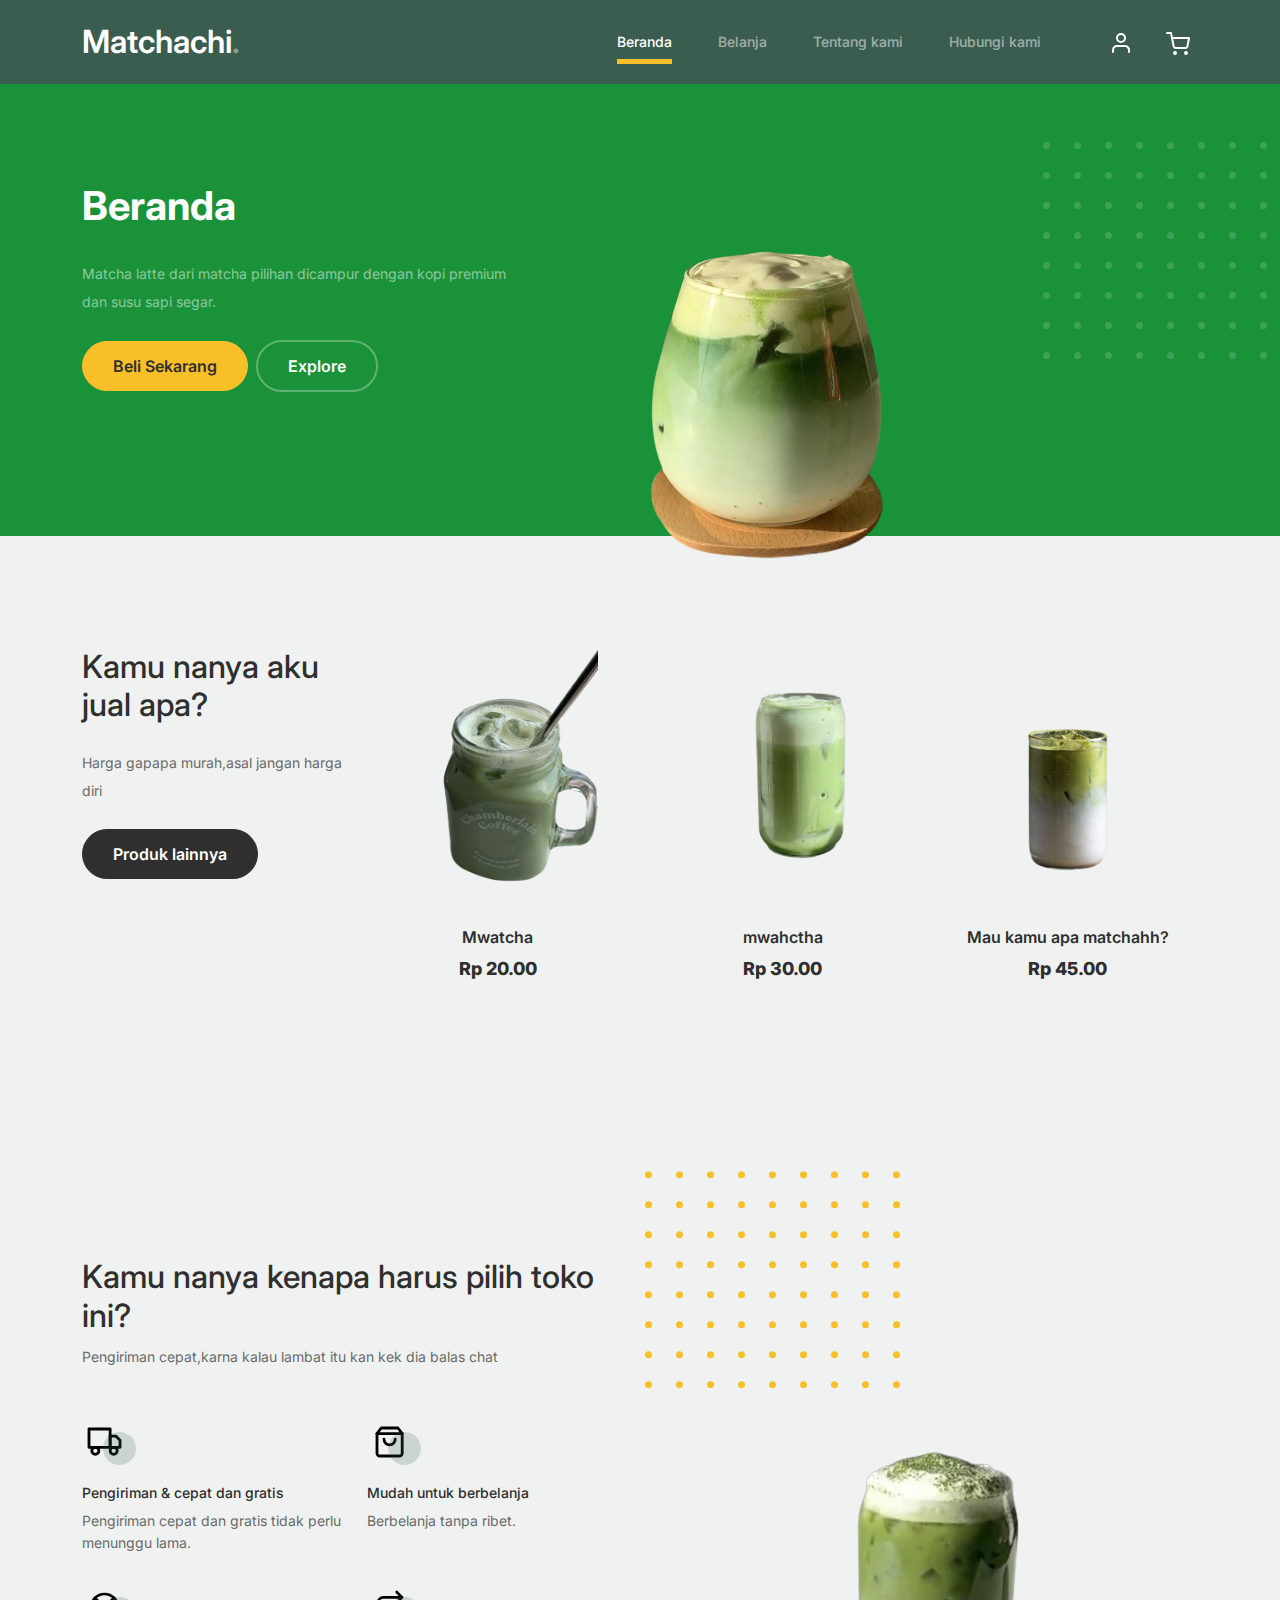
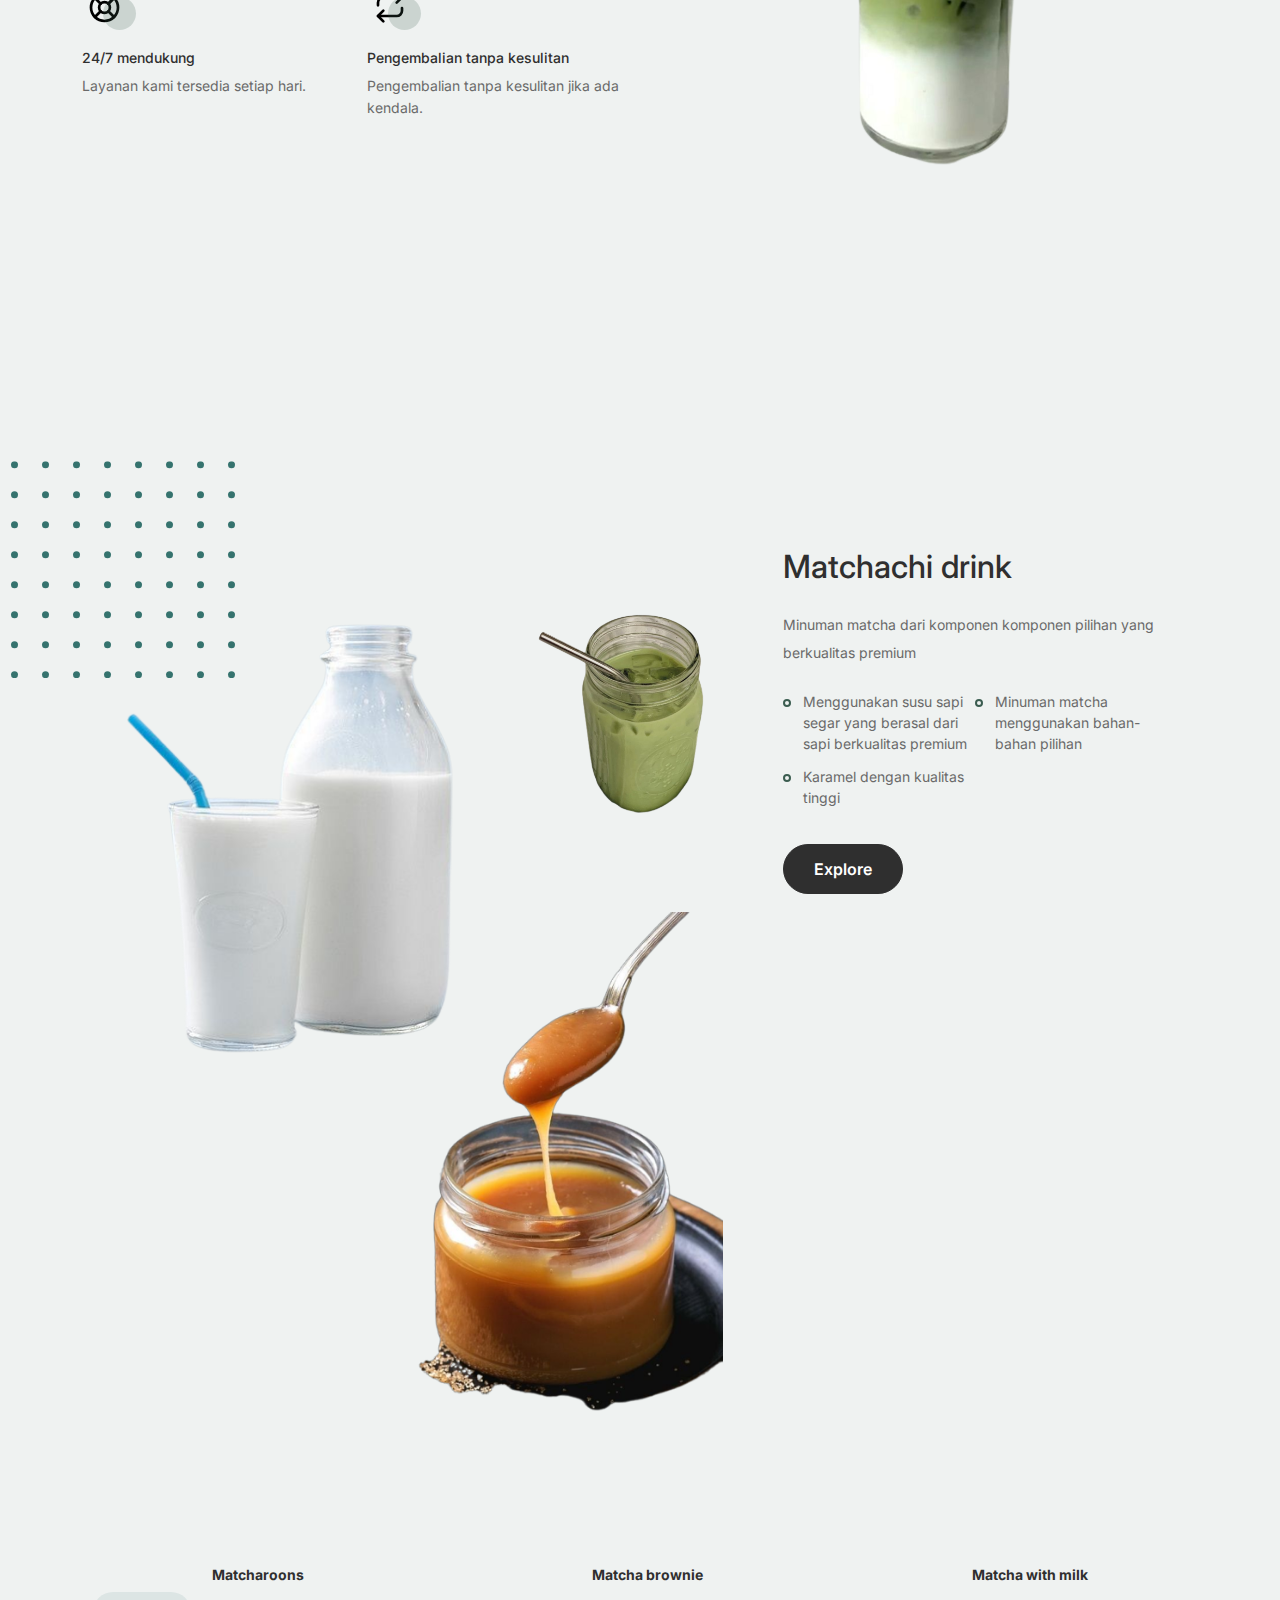
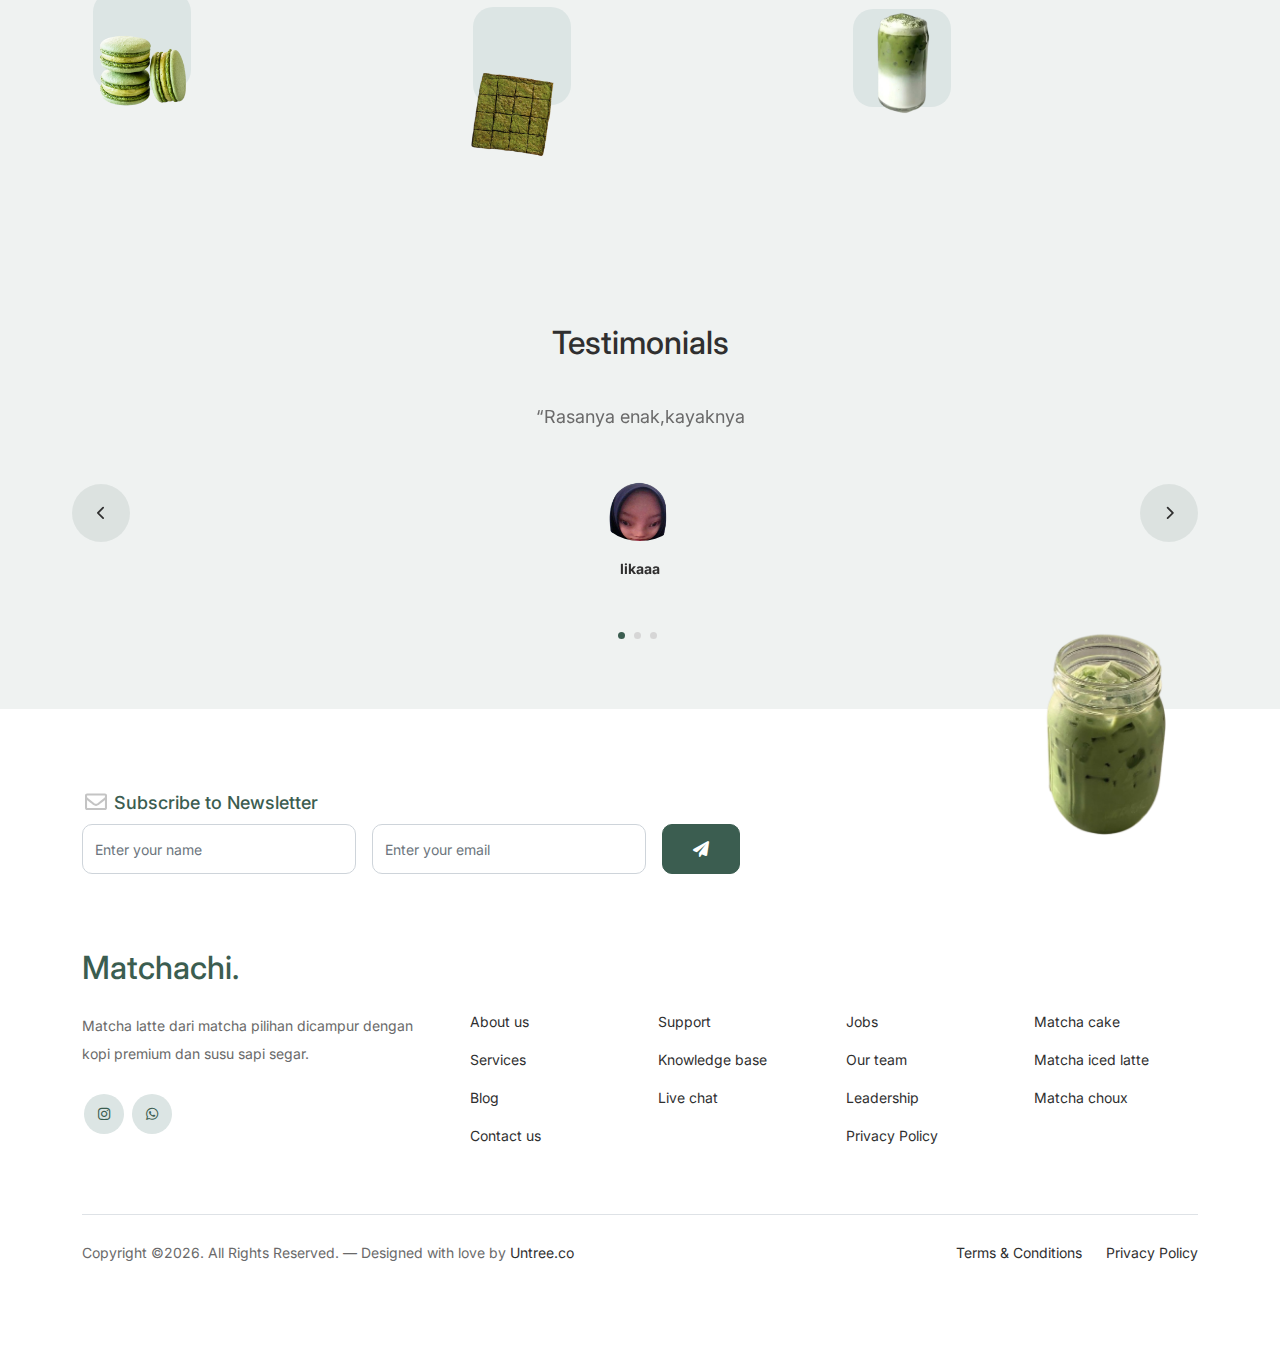
<file: index.html>
<!-- /*
* Bootstrap 5
* Template Name: Furni
* Template Author: Untree.co
* Template URI: https://untree.co/
* License: https://creativecommons.org/licenses/by/3.0/
*/ -->
<!doctype html>
<html lang="en">
<head>
  <meta charset="utf-8">
  <meta name="viewport" content="width=device-width, initial-scale=1, shrink-to-fit=no">
  <meta name="author" content="Untree.co">
  <link rel="shortcut icon" href="favicon.png">

  <meta name="description" content="" />
  <meta name="keywords" content="bootstrap, bootstrap4" />

		<!-- Bootstrap CSS -->
		<link href="css/bootstrap.min.css" rel="stylesheet">
		<link href="https://cdnjs.cloudflare.com/ajax/libs/font-awesome/6.0.0-beta3/css/all.min.css" rel="stylesheet">
		<link href="css/tiny-slider.css" rel="stylesheet">
		<link href="css/style.css" rel="stylesheet">
		<title>Matcha Latte </title>
	</head>

	<body>

		<!-- Start Header/Navigation -->
		<nav class="custom-navbar navbar navbar navbar-expand-md navbar-dark bg-dark" arial-label="Furni navigation bar">

			<div class="container">
				<a class="navbar-brand" href="index.html">Matchachi<span>.</span></a>

				<button class="navbar-toggler" type="button" data-bs-toggle="collapse" data-bs-target="#navbarsFurni" aria-controls="navbarsFurni" aria-expanded="false" aria-label="Toggle navigation">
					<span class="navbar-toggler-icon"></span>
				</button>

				<div class="collapse navbar-collapse" id="navbarsFurni">
					<ul class="custom-navbar-nav navbar-nav ms-auto mb-2 mb-md-0">
						<li class="nav-item active">
							<a class="nav-link" href="index.html">Beranda</a>
						</li>
						<li><a class="nav-link" href="shop.html">Belanja</a></li>
						<li><a class="nav-link" href="about.html">Tentang kami</a></li>
						<!-- <li><a class="nav-link" href="services.html">Pelayanan</a></li>
						<li><a class="nav-link" href="blog.html">Blog</a></li> -->
						<li><a class="nav-link" href="contact.html">Hubungi kami</a></li>
					</ul>

					<ul class="custom-navbar-cta navbar-nav mb-2 mb-md-0 ms-5">
						<li><a class="nav-link" href="#"><img src="images/user.svg"></a></li>
						<li><a class="nav-link" href="cart.html"><img src="images/cart.svg"></a></li>
					</ul>
				</div>
			</div>
				
		</nav>
		<!-- End Header/Navigation -->

		<!-- Start Hero Section -->
			<div class="hero">
				<div class="container">
					<div class="row justify-content-between">
						<div class="col-lg-5">
							<div class="intro-excerpt">
								<h1>Beranda <span clsas="d-block"></span></h1>
								<p class="mb-4">Matcha latte dari matcha pilihan dicampur dengan kopi premium dan susu sapi segar.</p>
								<p><a href="" class="btn btn-secondary me-2">Beli Sekarang</a><a href="#" class="btn btn-white-outline">Explore</a></p>
							</div>
						</div>
						<div class="col-lg-7">
							<div class="hero-img-wrap">
								<img src="images/matcha.png" class="img-fluid">
							</div>
						</div>
					</div>
				</div>
			</div>
		<!-- End Hero Section -->

		<!-- Start Product Section -->
		<div class="product-section">
			<div class="container">
				<div class="row">

					<!-- Start Column 1 -->
					<div class="col-md-12 col-lg-3 mb-5 mb-lg-0">
						<h2 class="mb-4 section-title">Kamu nanya aku jual apa?</h2>
						<p class="mb-4">Harga gapapa murah,asal jangan harga diri </p>
						<p><a href="shop.html" class="btn">Produk lainnya</a></p>
					</div> 
					<!-- End Column 1 -->

					<!-- Start Column 2 -->
					<div class="col-12 col-md-4 col-lg-3 mb-5 mb-md-0">
						<a class="product-item" href="cart.html">
							<img src="images/mwatcha.png" class="img-fluid product-thumbnail">
							<h3 class="product-title">Mwatcha</h3>
							<strong class="product-price">Rp 20.00</strong>

							<span class="icon-cross">
								<img src="images/cross.svg" class="img-fluid">
							</span>
						</a>
					</div> 
					<!-- End Column 2 -->

					<!-- Start Column 3 -->
					<div class="col-12 col-md-4 col-lg-3 mb-5 mb-md-0">
						<a class="product-item" href="cart.html">
							<img src="images/mwahctha.png" class="img-fluid product-thumbnail">
							<h3 class="product-title">mwahctha</h3>
							<strong class="product-price">Rp 30.00</strong>

							<span class="icon-cross">
								<img src="images/cross.svg" class="img-fluid">
							</span>
						</a>
					</div>
					<!-- End Column 3 -->

					<!-- Start Column 4 -->
					<div class="col-12 col-md-4 col-lg-3 mb-5 mb-md-0">
						<a class="product-item" href="cart.html">
							<img src="images/Mau kamu apa matchah.png" class="img-fluid product-thumbnail">
							<h3 class="product-title">Mau kamu apa matchahh?</h3>
							<strong class="product-price">Rp 45.00</strong>

							<span class="icon-cross">
								<img src="images/cross.svg" class="img-fluid">
							</span>
						</a>
					</div>
					<!-- End Column 4 -->

				</div>
			</div>
		</div>
		<!-- End Product Section -->

		<!-- Start Why Choose Us Section -->
		<div class="why-choose-section">
			<div class="container">
				<div class="row justify-content-between">
					<div class="col-lg-6">
						<h2 class="section-title">Kamu nanya kenapa harus pilih toko ini?</h2>
						<p>Pengiriman cepat,karna kalau lambat itu kan kek dia balas chat</p>

						<div class="row my-5">
							<div class="col-6 col-md-6">
								<div class="feature">
									<div class="icon">
										<img src="images/truck.svg" alt="Image" class="imf-fluid">
									</div>
									<h3>Pengiriman &amp; cepat dan gratis</h3>
									<p>Pengiriman cepat dan gratis tidak perlu menunggu lama.</p>
								</div>
							</div>

							<div class="col-6 col-md-6">
								<div class="feature">
									<div class="icon">
										<img src="images/bag.svg" alt="Image" class="imf-fluid">
									</div>
									<h3>Mudah untuk berbelanja</h3>
									<p>Berbelanja tanpa ribet.</p>
								</div>
							</div>

							<div class="col-6 col-md-6">
								<div class="feature">
									<div class="icon">
										<img src="images/support.svg" alt="Image" class="imf-fluid">
									</div>
									<h3>24/7 mendukung</h3>
									<p>Layanan kami tersedia setiap hari.</p>
								</div>
							</div>

							<div class="col-6 col-md-6">
								<div class="feature">
									<div class="icon">
										<img src="images/return.svg" alt="Image" class="imf-fluid">
									</div>
									<h3>Pengembalian tanpa kesulitan</h3>
									<p>Pengembalian tanpa kesulitan jika ada kendala.</p>
								</div>
							</div>

						</div>
					</div>

					<div class="col-lg-5">
						<div class="img-wrap">
							<img src="images/mmmatcha.png" alt="Image" class="img-fluid">
						</div>
					</div>

				</div>
			</div>
		</div>
		<!-- End Why Choose Us Section -->

		<!-- Start We Help Section -->
		<div class="we-help-section">
			<div class="container">
				<div class="row justify-content-between">
					<div class="col-lg-7 mb-5 mb-lg-0">
						<div class="imgs-grid">
							<div class="grid grid-1"><img src="images/milk.png" alt="Untree.co"></div>
							<div class="grid grid-2"><img src="images/matcha 2.png" alt="Untree.co"></div>
							<div class="grid grid-3"><img src="images/caramel.png" alt="Untree.co"></div>
						</div>
					</div>
					<div class="col-lg-5 ps-lg-5">
						<h2 class="section-title mb-4">Matchachi drink</h2>
						<p>Minuman matcha dari komponen komponen pilihan yang berkualitas premium</p>

						<ul class="list-unstyled custom-list my-4">
							<li>Menggunakan susu sapi segar yang berasal dari sapi berkualitas premium</li>
							<li>Minuman matcha menggunakan bahan-bahan pilihan</li>
							<li>Karamel dengan kualitas tinggi</li>
						
						</ul>
						<p><a herf="#" class="btn">Explore</a></p>
					</div>
				</div>
			</div>
		</div>
		<!-- End We Help Section -->

		<!-- Start Popular Product -->
		<div class="popular-product">
			<div class="container">
				<div class="row">

					<div class="col-12 col-md-6 col-lg-4 mb-4 mb-lg-0">
						<div class="product-item-sm d-flex">
							<div class="thumbnail">
								<img src="images/matcharoons.png" alt="Image" class="img-fluid" width="200">
							</div>
							<div class="pt-3">
								<h3>Matcharoons</h3>
								<!-- <p>Donec facilisis quam ut purus rutrum lobortis. Donec vitae odio </p> -->
								<!-- <p><a href="#">Read More</a></p> -->
							</div>
						</div>
					</div>

					<div class="col-12 col-md-6 col-lg-4 mb-4 mb-lg-0">
						<div class="product-item-sm d-flex">
							<div class="thumbnail">
								<img src="images/matcha brownie.png" alt="Image" class="img-fluid" width="100">
							</div>
							<div class="pt-3">
								<h3>Matcha brownie</h3>
								<!-- <p>Donec facilisis quam ut purus rutrum lobortis. Donec vitae odio </p> -->
								<!-- <p><a href="#">Read More</a></p> -->
							</div>
						</div>
					</div>

					<div class="col-12 col-md-6 col-lg-4 mb-4 mb-lg-0">
						<div class="product-item-sm d-flex">
							<div class="thumbnail">
								<img src="images/matchaaaaaaaa.png" alt="Image" class="img-fluid" width="200">
							</div>
							<div class="pt-3">
								<h3>Matcha with milk</h3>
								<!-- <p>Donec facilisis quam ut purus rutrum lobortis. Donec vitae odio </p> -->
								<!-- <p><a href="#">Read More</a></p> -->
							</div>
						</div>
					</div>

				</div>
			</div>
		</div>
		<!-- End Popular Product -->

		<!-- Start Testimonial Slider -->
		<div class="testimonial-section">
			<div class="container">
				<div class="row">
					<div class="col-lg-7 mx-auto text-center">
						<h2 class="section-title">Testimonials</h2>
					</div>
				</div>

				<div class="row justify-content-center">
					<div class="col-lg-12">
						<div class="testimonial-slider-wrap text-center">

							<div id="testimonial-nav">
								<span class="prev" data-controls="prev"><span class="fa fa-chevron-left"></span></span>
								<span class="next" data-controls="next"><span class="fa fa-chevron-right"></span></span>
							</div>

							<div class="testimonial-slider">
								
								<div class="item">
									<div class="row justify-content-center">
										<div class="col-lg-8 mx-auto">

											<div class="testimonial-block text-center">
												<blockquote class="mb-5">
													<p>&ldquo;Rasanya enak,kayaknya</p>
												</blockquote>

												<div class="author-info">
													<div class="author-pic">
														<img src="images/lika2.png" alt="Maria Jones" class="img-fluid">
													</div>
												
													<h3 class="font-weight-bold">likaaa</h3>
													<!-- <span class="position d-block mb-3">CEO, Co-Founder, XYZ Inc.</span> -->
												</div>
											</div>

										</div>
									</div>
								</div> 
								<!-- END item -->

								<div class="item">
									<div class="row justify-content-center">
										<div class="col-lg-8 mx-auto">

											<div class="testimonial-block text-center">
												<blockquote class="mb-5">
													<p>&ldquo;Enak&rdquo;</p>
												</blockquote>

												<div class="author-info">
													<div class="author-pic">
														<img src="images/person_1.jpg" alt="Maria Jones" class="img-fluid">
													</div>
													<h3 class="font-weight-bold">Jaenudin</h3>
													<!-- <span class="position d-block mb-3">CEO, Co-Founder, XYZ Inc.</span> -->
												</div>
											</div>

										</div>
									</div>
								</div> 
								<!-- END item -->

								<div class="item">
									<div class="row justify-content-center">
										<div class="col-lg-8 mx-auto">

											<div class="testimonial-block text-center">
												<blockquote class="mb-5">
													<p>&ldquo;Rasanya enak dan sehat&rdquo;</p>
												</blockquote>

												<div class="author-info">
													<div class="author-pic">
														<img src="images/person_2.jpg" alt="Maria Jones" class="img-fluid">
													</div>
													<h3 class="font-weight-bold">Ahmad Krislam</h3>
													<!-- <span class="position d-block mb-3">CEO, Co-Founder, XYZ Inc.</span> -->
												</div>
											</div>

										</div>
									</div>
								</div> 
								<!-- END item -->

							</div>

						</div>
					</div>
				</div>
			</div>
		</div>
		<!-- End Testimonial Slider -->
	

		<!-- Start Footer Section -->
		<footer class="footer-section">
			<div class="container relative">

				<div class="sofa-img">
					<img src="images/matcha1.png" alt="Image" class="img-fluid" width="200">
				</div>

				<div class="row">
					<div class="col-lg-8">
						<div class="subscription-form">
							<h3 class="d-flex align-items-center"><span class="me-1"><img src="images/envelope-outline.svg" alt="Image" class="img-fluid"></span><span>Subscribe to Newsletter</span></h3>

							<form action="#" class="row g-3">
								<div class="col-auto">
									<input type="text" class="form-control" placeholder="Enter your name">
								</div>
								<div class="col-auto">
									<input type="email" class="form-control" placeholder="Enter your email">
								</div>
								<div class="col-auto">
									<button class="btn btn-primary">
										<span class="fa fa-paper-plane"></span>
									</button>
								</div>
							</form>

						</div>
					</div>
				</div>

				<div class="row g-5 mb-5">
					<div class="col-lg-4">
						<div class="mb-4 footer-logo-wrap"><a href="#" class="footer-logo">Matchachi<span>.</span></a></div>
						<p class="mb-4">Matcha latte dari matcha pilihan dicampur dengan kopi premium dan susu sapi segar.


						</p>

						<ul class="list-unstyled custom-social">
							<!-- <li><a href="#"><span class="fa fa-brands fa-facebook-f"></span></a></li> -->
							<!-- <li><a href="#"><span class="fa fa-brands fa-twitter"></span></a></li> -->
							<li><a href="https://www.instagram.com/just.alika.here/?hl=id"><span class="fa fa-brands fa-instagram"></span></a></li>
							<li><a href="https://wa.me/082171096416?text=Hallo%20Alika"><span class="fa fa-brands fa-whatsapp"></span></a></li>
						</ul>
					</div>

					<div class="col-lg-8">
						<div class="row links-wrap">
							<div class="col-6 col-sm-6 col-md-3">
								<ul class="list-unstyled">
									<li><a href="#">About us</a></li>
									<li><a href="#">Services</a></li>
									<li><a href="#">Blog</a></li>
									<li><a href="#">Contact us</a></li>
								</ul>
							</div>

							<div class="col-6 col-sm-6 col-md-3">
								<ul class="list-unstyled">
									<li><a href="#">Support</a></li>
									<li><a href="#">Knowledge base</a></li>
									<li><a href="#">Live chat</a></li>
								</ul>
							</div>

							<div class="col-6 col-sm-6 col-md-3">
								<ul class="list-unstyled">
									<li><a href="#">Jobs</a></li>
									<li><a href="#">Our team</a></li>
									<li><a href="#">Leadership</a></li>
									<li><a href="#">Privacy Policy</a></li>
								</ul>
							</div>

							<div class="col-6 col-sm-6 col-md-3">
								<ul class="list-unstyled">
									<li><a href="#">Matcha cake</a></li>
									<li><a href="#">Matcha iced latte</a></li>
									<li><a href="#">Matcha choux</a></li>
								</ul>
							</div>
						</div>
					</div>

				</div>

				<div class="border-top copyright">
					<div class="row pt-4">
						<div class="col-lg-6">
							<p class="mb-2 text-center text-lg-start">Copyright &copy;<script>document.write(new Date().getFullYear());</script>. All Rights Reserved. &mdash; Designed with love by <a href="https://untree.co">Untree.co</a> <!-- License information: https://untree.co/license/ -->
            </p>
						</div>

						<div class="col-lg-6 text-center text-lg-end">
							<ul class="list-unstyled d-inline-flex ms-auto">
								<li class="me-4"><a href="#">Terms &amp; Conditions</a></li>
								<li><a href="#">Privacy Policy</a></li>
							</ul>
						</div>

					</div>
				</div>

			</div>
		</footer>
		<!-- End Footer Section -->	


		<script src="js/bootstrap.bundle.min.js"></script>
		<script src="js/tiny-slider.js"></script>
		<script src="js/custom.js"></script>
	</body>

</html>
</file>
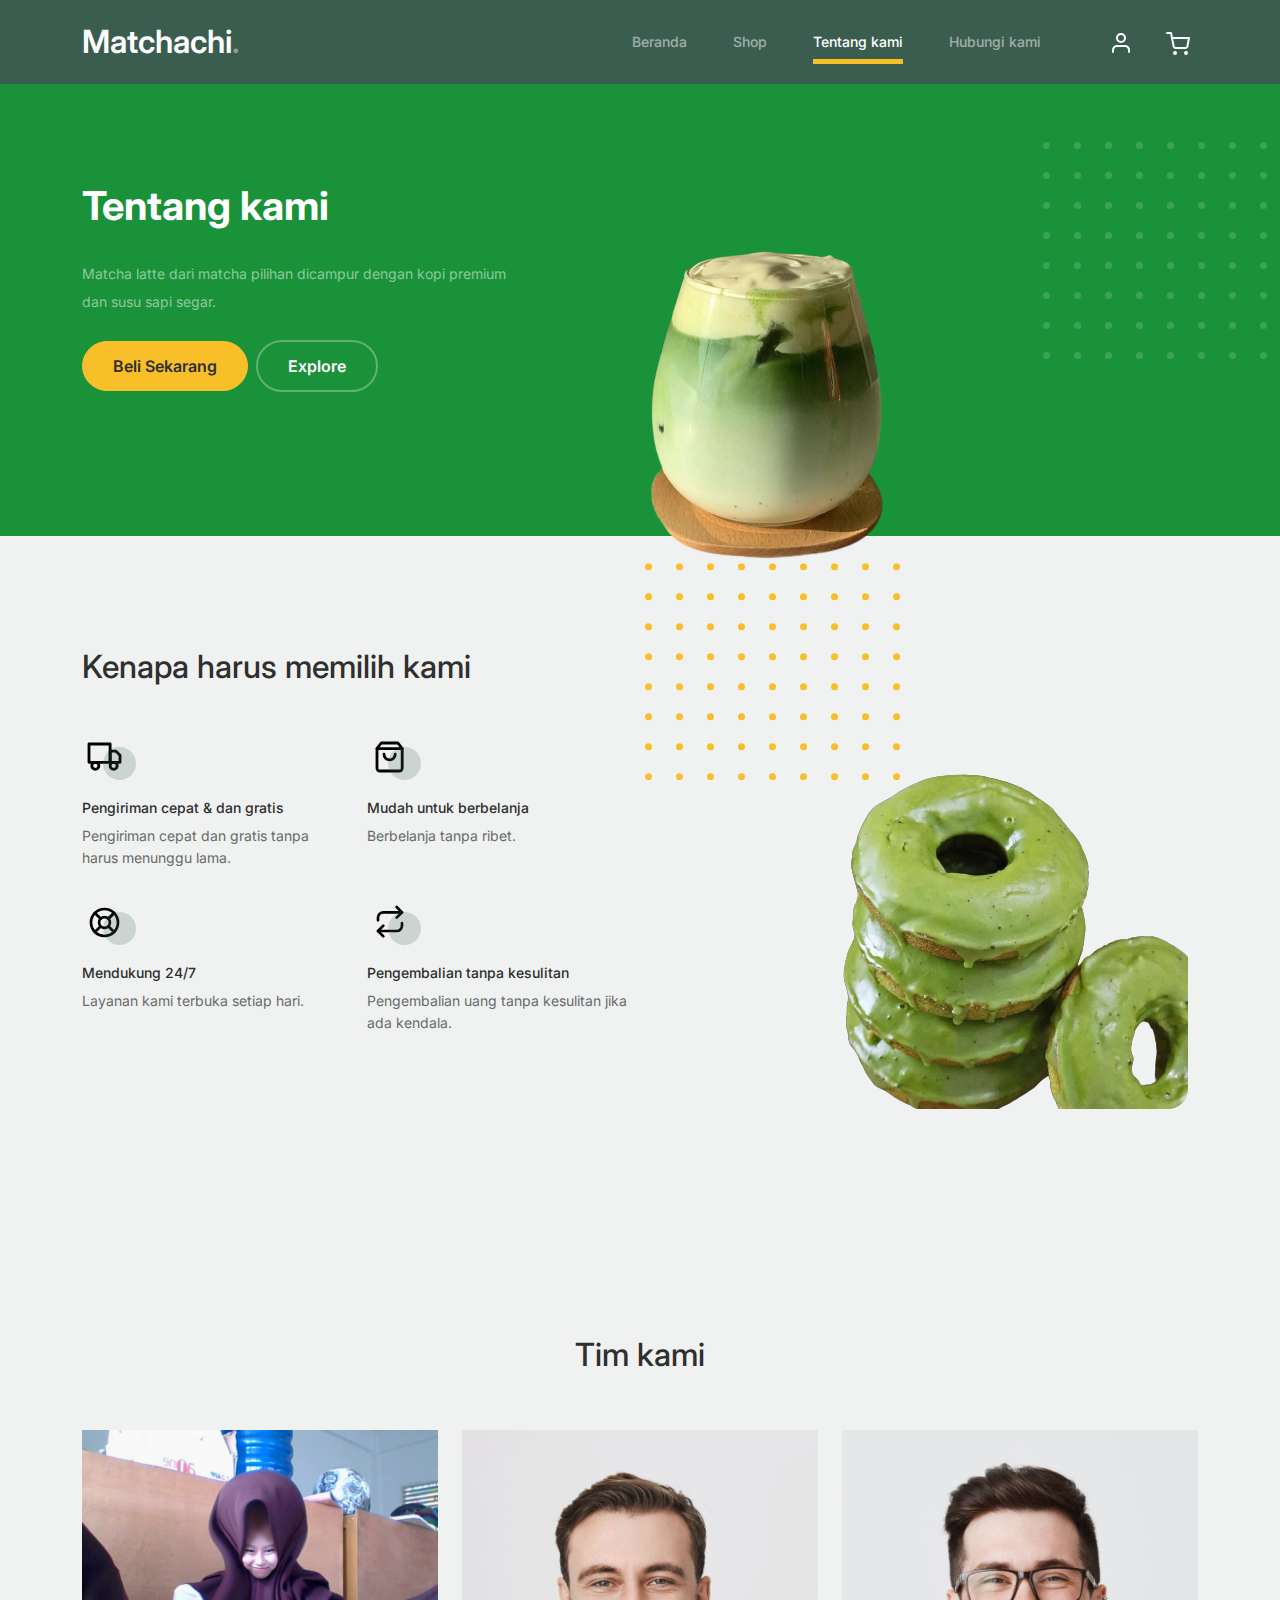
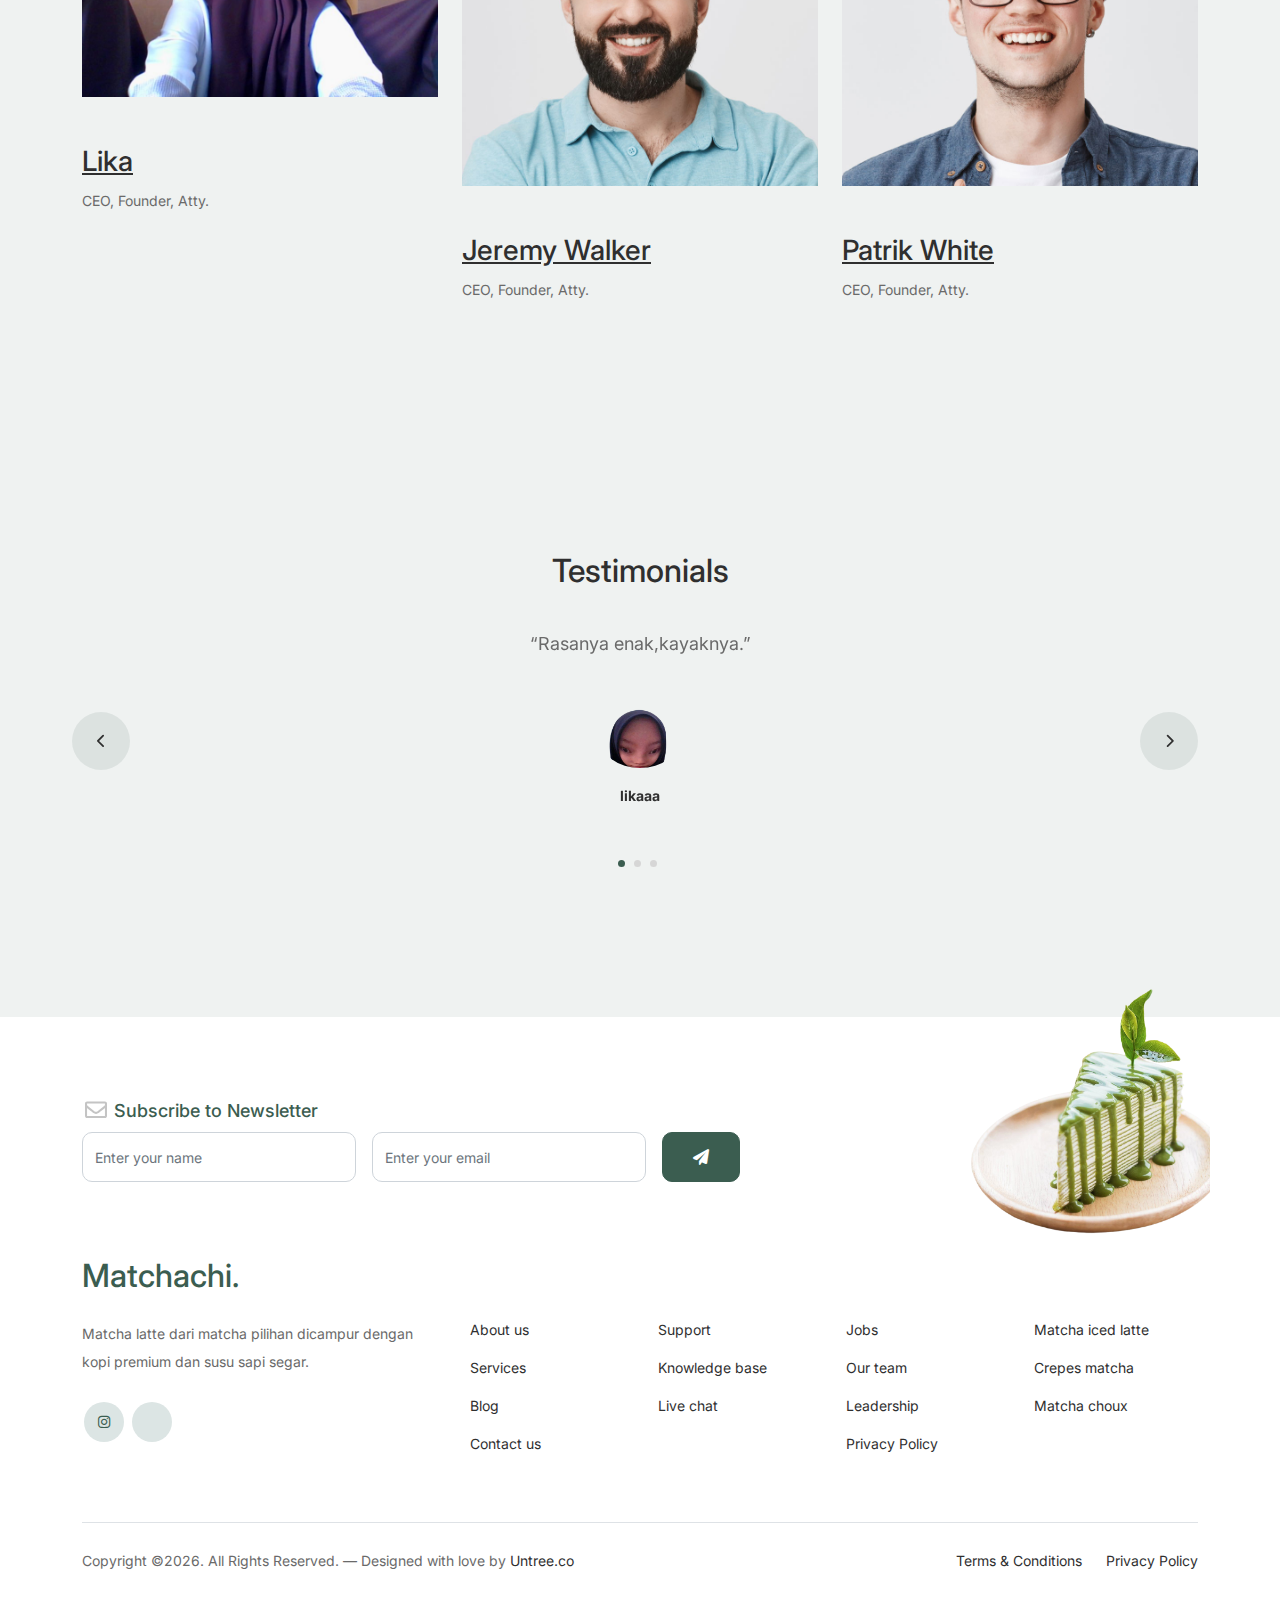
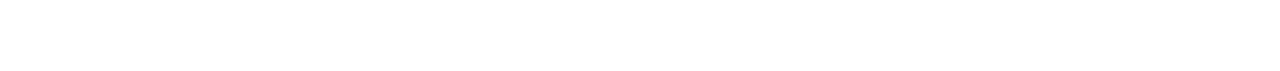
<file: about.html>
<!-- /*
* Bootstrap 5
* Template Name: Furni
* Template Author: Untree.co
* Template URI: https://untree.co/
* License: https://creativecommons.org/licenses/by/3.0/
*/ -->
<!doctype html>
<html lang="en">
<head>
  <meta charset="utf-8">
  <meta name="viewport" content="width=device-width, initial-scale=1, shrink-to-fit=no">
  <meta name="author" content="Untree.co">
  <link rel="shortcut icon" href="favicon.png">

  <meta name="description" content="" />
  <meta name="keywords" content="bootstrap, bootstrap4" />

		<!-- Bootstrap CSS -->
		<link href="css/bootstrap.min.css" rel="stylesheet">
		<link href="https://cdnjs.cloudflare.com/ajax/libs/font-awesome/6.0.0-beta3/css/all.min.css" rel="stylesheet">
		<link href="css/tiny-slider.css" rel="stylesheet">
		<link href="css/style.css" rel="stylesheet">
		<title>Furni Free Bootstrap 5 Template for Furniture and Interior Design Websites by Untree.co </title>
	</head>

	<body>

		<!-- Start Header/Navigation -->
		<nav class="custom-navbar navbar navbar navbar-expand-md navbar-dark bg-dark" arial-label="Furni navigation bar">

			<div class="container">
				<a class="navbar-brand" href="index.html">Matchachi<span>.</span></a>

				<button class="navbar-toggler" type="button" data-bs-toggle="collapse" data-bs-target="#navbarsFurni" aria-controls="navbarsFurni" aria-expanded="false" aria-label="Toggle navigation">
					<span class="navbar-toggler-icon"></span>
				</button>

				<div class="collapse navbar-collapse" id="navbarsFurni">
					<ul class="custom-navbar-nav navbar-nav ms-auto mb-2 mb-md-0">
						<li class="nav-item ">
							<a class="nav-link" href="index.html">Beranda</a>
						</li>
						<li><a class="nav-link" href="shop.html">Shop</a></li>
						<li class="active"><a class="nav-link" href="about.html">Tentang kami</a></li>
						<!-- <li><a class="nav-link" href="services.html">Pelayanan</a></li> -->
						<!-- <li><a class="nav-link" href="blog.html">Blog</a></li> -->
						<li><a class="nav-link" href="contact.html">Hubungi kami</a></li>
					</ul>

					<ul class="custom-navbar-cta navbar-nav mb-2 mb-md-0 ms-5">
						<li><a class="nav-link" href="#"><img src="images/user.svg"></a></li>
						<li><a class="nav-link" href="cart.html"><img src="images/cart.svg"></a></li>
					</ul>
				</div>
			</div>
				
		</nav>
		<!-- End Header/Navigation -->

		<!-- Start Hero Section -->
			<div class="hero">
				<div class="container">
					<div class="row justify-content-between">
						<div class="col-lg-5">
							<div class="intro-excerpt">
								<h1>Tentang kami</h1>
								<p class="mb-4">Matcha latte dari matcha pilihan dicampur dengan kopi premium dan susu sapi segar.


								</p>
								<p><a href="" class="btn btn-secondary me-2">Beli Sekarang</a><a href="#" class="btn btn-white-outline">Explore</a></p>
							</div>
						</div>
						<div class="col-lg-7">
							<div class="hero-img-wrap">
								<img src="images/matcha.png" class="img-fluid">
							</div>
						</div>
					</div>
				</div>
			</div>
		<!-- End Hero Section -->

		

		<!-- Start Why Choose Us Section -->
		<div class="why-choose-section">
			<div class="container">
				<div class="row justify-content-between align-items-center">
					<div class="col-lg-6">
						<h2 class="section-title">Kenapa harus memilih kami</h2>
						<!-- <p>Donec vitae odio quis nisl dapibus malesuada. Nullam ac aliquet velit. Aliquam vulputate velit imperdiet dolor tempor tristique.</p> -->

						<div class="row my-5">
							<div class="col-6 col-md-6">
								<div class="feature">
									<div class="icon">
										<img src="images/truck.svg" alt="Image" class="imf-fluid">
									</div>
									<h3>Pengiriman cepat &amp; dan gratis</h3>
									<p>Pengiriman cepat dan gratis tanpa harus menunggu lama.</p>
								</div>
							</div>

							<div class="col-6 col-md-6">
								<div class="feature">
									<div class="icon">
										<img src="images/bag.svg" alt="Image" class="imf-fluid">
									</div>
									<h3>Mudah untuk berbelanja</h3>
									<p>Berbelanja tanpa ribet.</p>
								</div>
							</div>

							<div class="col-6 col-md-6">
								<div class="feature">
									<div class="icon">
										<img src="images/support.svg" alt="Image" class="imf-fluid">
									</div>
									<h3>Mendukung 24/7</h3>
									<p>Layanan kami terbuka setiap hari.</p>
								</div>
							</div>

							<div class="col-6 col-md-6">
								<div class="feature">
									<div class="icon">
										<img src="images/return.svg" alt="Image" class="imf-fluid">
									</div>
									<h3>Pengembalian tanpa kesulitan</h3>
									<p>Pengembalian uang tanpa kesulitan jika ada kendala.</p>
								</div>
							</div>

						</div>
					</div>

					<div class="col-lg-5">
						<div class="img-wrap">
							<img src="images/matcha donat.png" alt="Image" class="img-fluid">
						</div>
					</div>

				</div>
			</div>
		</div>
		<!-- End Why Choose Us Section -->

		<!-- Start Team Section -->
		<div class="untree_co-section">
			<div class="container">

				<div class="row mb-5">
					<div class="col-lg-5 mx-auto text-center">
						<h2 class="section-title">Tim kami</h2>
					</div>
				</div>

				<div class="row">

					<!-- Start Column 1 -->
					<div class="col-12 col-md-6 col-lg-4 mb-5 mb-md-0">
						<img src="images/lika.jpg" class="img-fluid mb-5">
						<h3 clas><a href="#"><span class="">Lika</span></a></h3>
            <span class="d-block position mb-4">CEO, Founder, Atty.</span>
            <!-- <p>Separated they live in. -->
            <!-- Separated they live in Bookmarksgrove right at the coast of the Semantics, a large language ocean.</p> -->
            <!-- <p class="mb-0"><a href="#" class="more dark">Learn More <span class="icon-arrow_forward"></span></a></p> -->
					</div> 
					<!-- End Column 1 -->

					<!-- Start Column 2 -->
					<div class="col-12 col-md-6 col-lg-4 mb-5 mb-md-0">
						<img src="images/person_2.jpg" class="img-fluid mb-5">

						<h3 clas><a href="#"><span class="">Jeremy</span> Walker</a></h3>
            <span class="d-block position mb-4">CEO, Founder, Atty.</span>
            <!-- <p>Separated they live in. -->
            <!-- Separated they live in Bookmarksgrove right at the coast of the Semantics, a large language ocean.</p> -->
            <!-- <p class="mb-0"><a href="#" class="more dark">Learn More <span class="icon-arrow_forward"></span></a></p> -->

					</div> 
					<!-- End Column 2 -->

					<!-- Start Column 3 -->
					<div class="col-12 col-md-6 col-lg-4 mb-5 mb-md-0">
						<img src="images/person_3.jpg" class="img-fluid mb-5">
						<h3 clas><a href="#"><span class="">Patrik</span> White</a></h3>
            <span class="d-block position mb-4">CEO, Founder, Atty.</span>
            <!-- <p>Separated they live in. -->
            <!-- Separated they live in Bookmarksgrove right at the coast of the Semantics, a large language ocean.</p> -->
            <!-- <p class="mb-0"><a href="#" class="more dark">Learn More <span class="icon-arrow_forward"></span></a></p> -->
					</div> 
					<!-- End Column 3 -->

					<!-- Start Column 4 -->
					<div class="col-12 col-md-6 col-lg-3 mb-5 mb-md-0">
						<!-- <img src="images/person_4.jpg" class="img-fluid mb-5"> -->

						<!-- <h3 clas><a href="#"><span class="">Kathryn</span> Ryan</a></h3> -->
            <!-- <span class="d-block position mb-4">CEO, Founder, Atty.</span> -->
            <!-- <p>Separated they live in. -->
            <!-- Separated they live in Bookmarksgrove right at the coast of the Semantics, a large language ocean.</p> -->
            <!-- <p class="mb-0"><a href="#" class="more dark">Learn More <span class="icon-arrow_forward"></span></a></p> -->

          
					</div> 
					<!-- End Column 4 -->

					

				</div>
			</div>
		</div>
		<!-- End Team Section -->

		

		<!-- Start Testimonial Slider -->
		<div class="testimonial-section before-footer-section">
			<div class="container">
				<div class="row">
					<div class="col-lg-7 mx-auto text-center">
						<h2 class="section-title">Testimonials</h2>
					</div>
				</div>

				<div class="row justify-content-center">
					<div class="col-lg-12">
						<div class="testimonial-slider-wrap text-center">

							<div id="testimonial-nav">
								<span class="prev" data-controls="prev"><span class="fa fa-chevron-left"></span></span>
								<span class="next" data-controls="next"><span class="fa fa-chevron-right"></span></span>
							</div>

							<div class="testimonial-slider">
								
								<div class="item">
									<div class="row justify-content-center">
										<div class="col-lg-8 mx-auto">

											<div class="testimonial-block text-center">
												<blockquote class="mb-5">
													<p>&ldquo;Rasanya enak,kayaknya.&rdquo;</p>
												</blockquote>

												<div class="author-info">
													<div class="author-pic">
														<img src="images/lika2.png" alt="Maria Jones" class="img-fluid">
													</div>
													<h3 class="font-weight-bold">likaaa</h3>
													<!-- <span class="position d-block mb-3">CEO, Co-Founder, XYZ Inc.</span> -->
												</div>
											</div>

										</div>
									</div>
								</div> 
								<!-- END item -->

								<div class="item">
									<div class="row justify-content-center">
										<div class="col-lg-8 mx-auto">

											<div class="testimonial-block text-center">
												<blockquote class="mb-5">
													<p>&ldquo;Enak.&rdquo;</p>
												</blockquote>

												<div class="author-info">
													<div class="author-pic">
														<img src="images/person-1.png" alt="Maria Jones" class="img-fluid">
													</div>
													<h3 class="font-weight-bold">Maria Jones</h3>
													<!-- <span class="position d-block mb-3">CEO, Co-Founder, XYZ Inc.</span> -->
												</div>
											</div>

										</div>
									</div>
								</div> 
								<!-- END item -->

								<div class="item">
									<div class="row justify-content-center">
										<div class="col-lg-8 mx-auto">

											<div class="testimonial-block text-center">
												<blockquote class="mb-5">
													<p>&ldquo;Enak,sehat,dan tidak terlalu manis.&rdquo;</p>
												</blockquote>

												<div class="author-info">
													<div class="author-pic">
														<img src="images/person_1.jpg" alt="Maria Jones" class="img-fluid">
													</div>
													<h3 class="font-weight-bold">Jaenudin</h3>
													<!-- <span class="position d-block mb-3">CEO, Co-Founder, XYZ Inc.</span> -->
												</div>
											</div>

										</div>
									</div>
								</div> 
								<!-- END item -->

							</div>

						</div>
					</div>
				</div>
			</div>
		</div>
		<!-- End Testimonial Slider -->

		

		<!-- Start Footer Section -->
		<footer class="footer-section">
			<div class="container relative">

				<div class="sofa-img">
					<img src="images/crepes.png" alt="Image" class="img-fluid" width="250">
				</div>

				<div class="row">
					<div class="col-lg-8">
						<div class="subscription-form">
							<h3 class="d-flex align-items-center"><span class="me-1"><img src="images/envelope-outline.svg" alt="Image" class="img-fluid"></span><span>Subscribe to Newsletter</span></h3>

							<form action="#" class="row g-3">
								<div class="col-auto">
									<input type="text" class="form-control" placeholder="Enter your name">
								</div>
								<div class="col-auto">
									<input type="email" class="form-control" placeholder="Enter your email">
								</div>
								<div class="col-auto">
									<button class="btn btn-primary">
										<span class="fa fa-paper-plane"></span>
									</button>
								</div>
							</form>

						</div>
					</div>
				</div>

				<div class="row g-5 mb-5">
					<div class="col-lg-4">
						<div class="mb-4 footer-logo-wrap"><a href="#" class="footer-logo">Matchachi<span>.</span></a></div>
						<p class="mb-4">Matcha latte dari matcha pilihan dicampur dengan kopi premium dan susu sapi segar.


						</p>

						<ul class="list-unstyled custom-social">
							<!-- <li><a href="#"><span class="fa fa-brands fa-facebook-f"></span></a></li> -->
							<!-- <li><a href="#"><span class="fa fa-brands fa-twitter"></span></a></li> -->
							<li><a href="https://www.instagram.com/just.alika.here/?hl=id"><span class="fa fa-brands fa-instagram"></span></a></li>
							<li><a href="https://wa.me/082171096416?text=Hallo%20Alika"><span class="fa fa-brands fa-WhatsApp"></span></a></li>
						</ul>
					</div>

					<div class="col-lg-8">
						<div class="row links-wrap">
							<div class="col-6 col-sm-6 col-md-3">
								<ul class="list-unstyled">
									<li><a href="#">About us</a></li>
									<li><a href="#">Services</a></li>
									<li><a href="#">Blog</a></li>
									<li><a href="#">Contact us</a></li>
								</ul>
							</div>

							<div class="col-6 col-sm-6 col-md-3">
								<ul class="list-unstyled">
									<li><a href="#">Support</a></li>
									<li><a href="#">Knowledge base</a></li>
									<li><a href="#">Live chat</a></li>
								</ul>
							</div>

							<div class="col-6 col-sm-6 col-md-3">
								<ul class="list-unstyled">
									<li><a href="#">Jobs</a></li>
									<li><a href="#">Our team</a></li>
									<li><a href="#">Leadership</a></li>
									<li><a href="#">Privacy Policy</a></li>
								</ul>
							</div>

							<div class="col-6 col-sm-6 col-md-3">
								<ul class="list-unstyled">
									<li><a href="#">Matcha iced latte</a></li>
									<li><a href="#">Crepes matcha</a></li>
									<li><a href="#">Matcha choux</a></li>
								</ul>
							</div>
						</div>
					</div>

				</div>

				<div class="border-top copyright">
					<div class="row pt-4">
						<div class="col-lg-6">
							<p class="mb-2 text-center text-lg-start">Copyright &copy;<script>document.write(new Date().getFullYear());</script>. All Rights Reserved. &mdash; Designed with love by <a href="https://untree.co">Untree.co</a> <!-- License information: https://untree.co/license/ -->
            </p>
						</div>

						<div class="col-lg-6 text-center text-lg-end">
							<ul class="list-unstyled d-inline-flex ms-auto">
								<li class="me-4"><a href="#">Terms &amp; Conditions</a></li>
								<li><a href="#">Privacy Policy</a></li>
							</ul>
						</div>

					</div>
				</div>

			</div>
		</footer>
		<!-- End Footer Section -->	


		<script src="js/bootstrap.bundle.min.js"></script>
		<script src="js/tiny-slider.js"></script>
		<script src="js/custom.js"></script>
	</body>

</html>
</file>
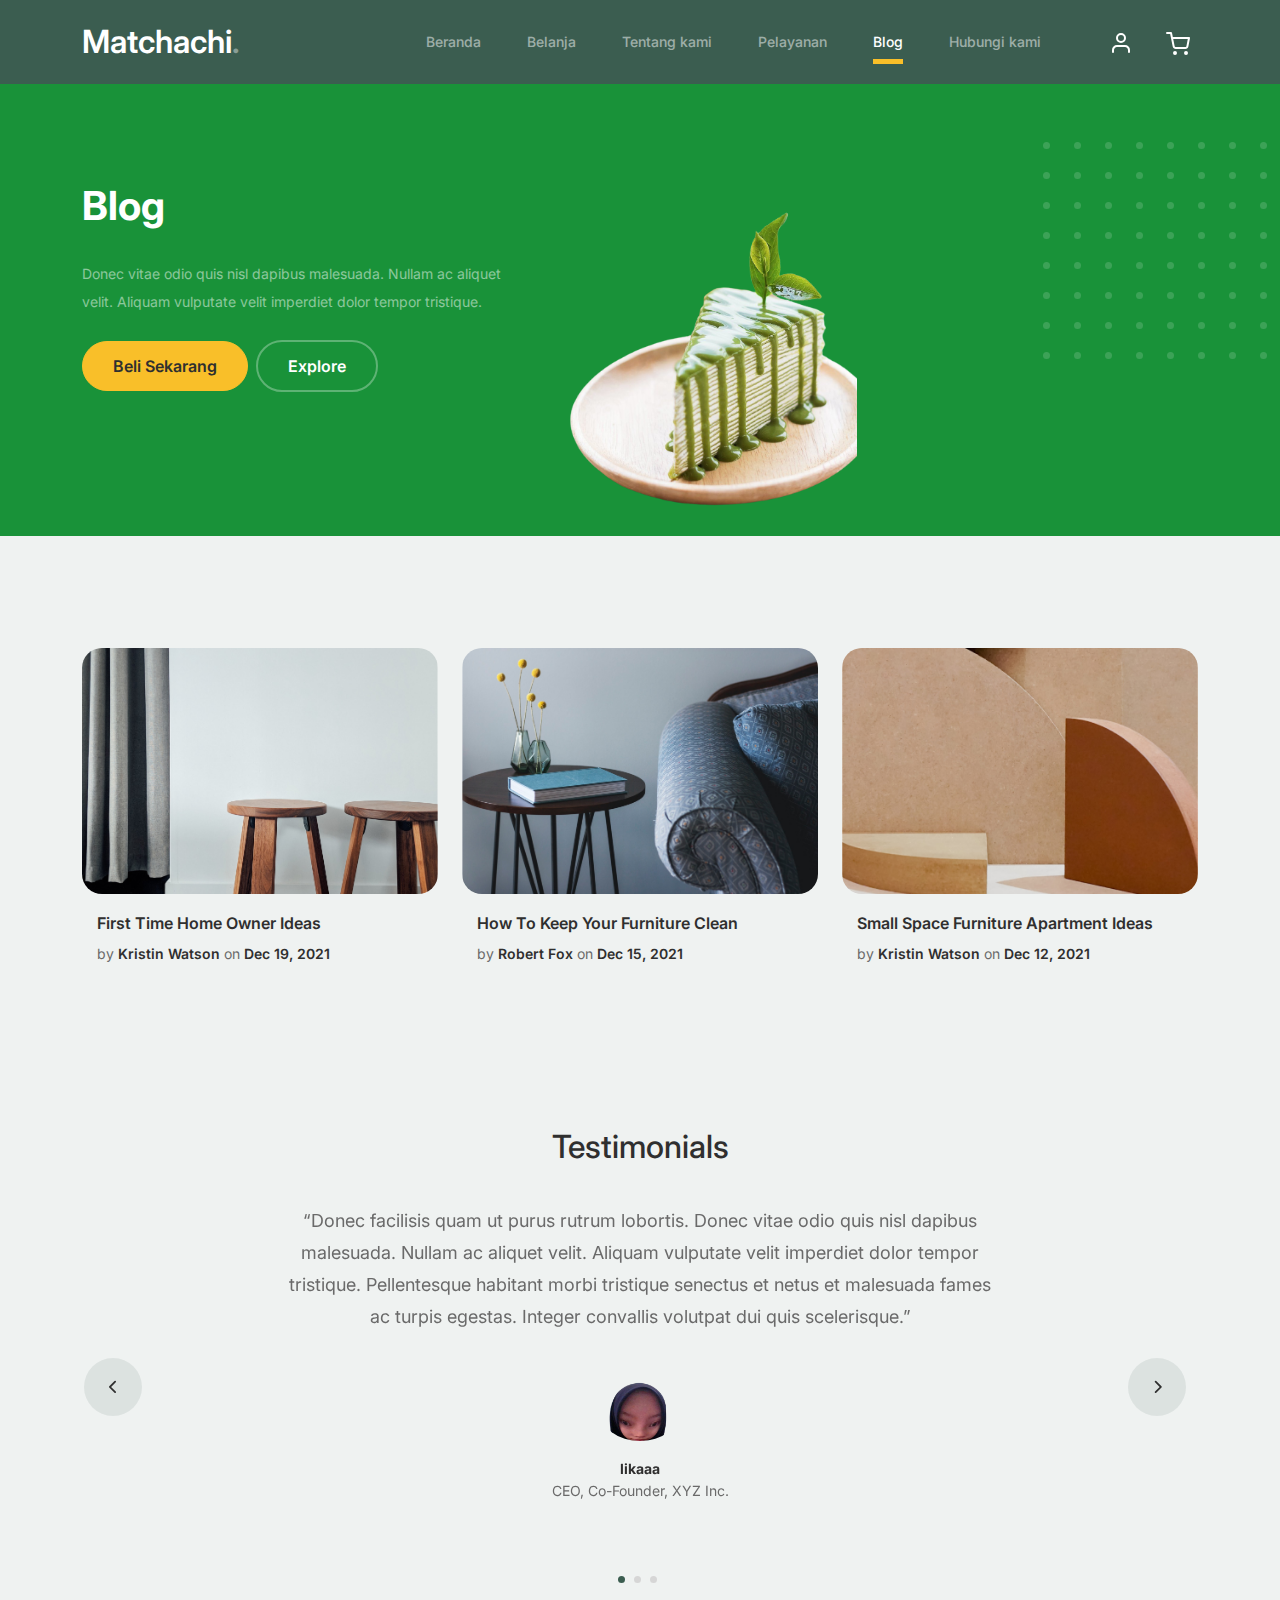
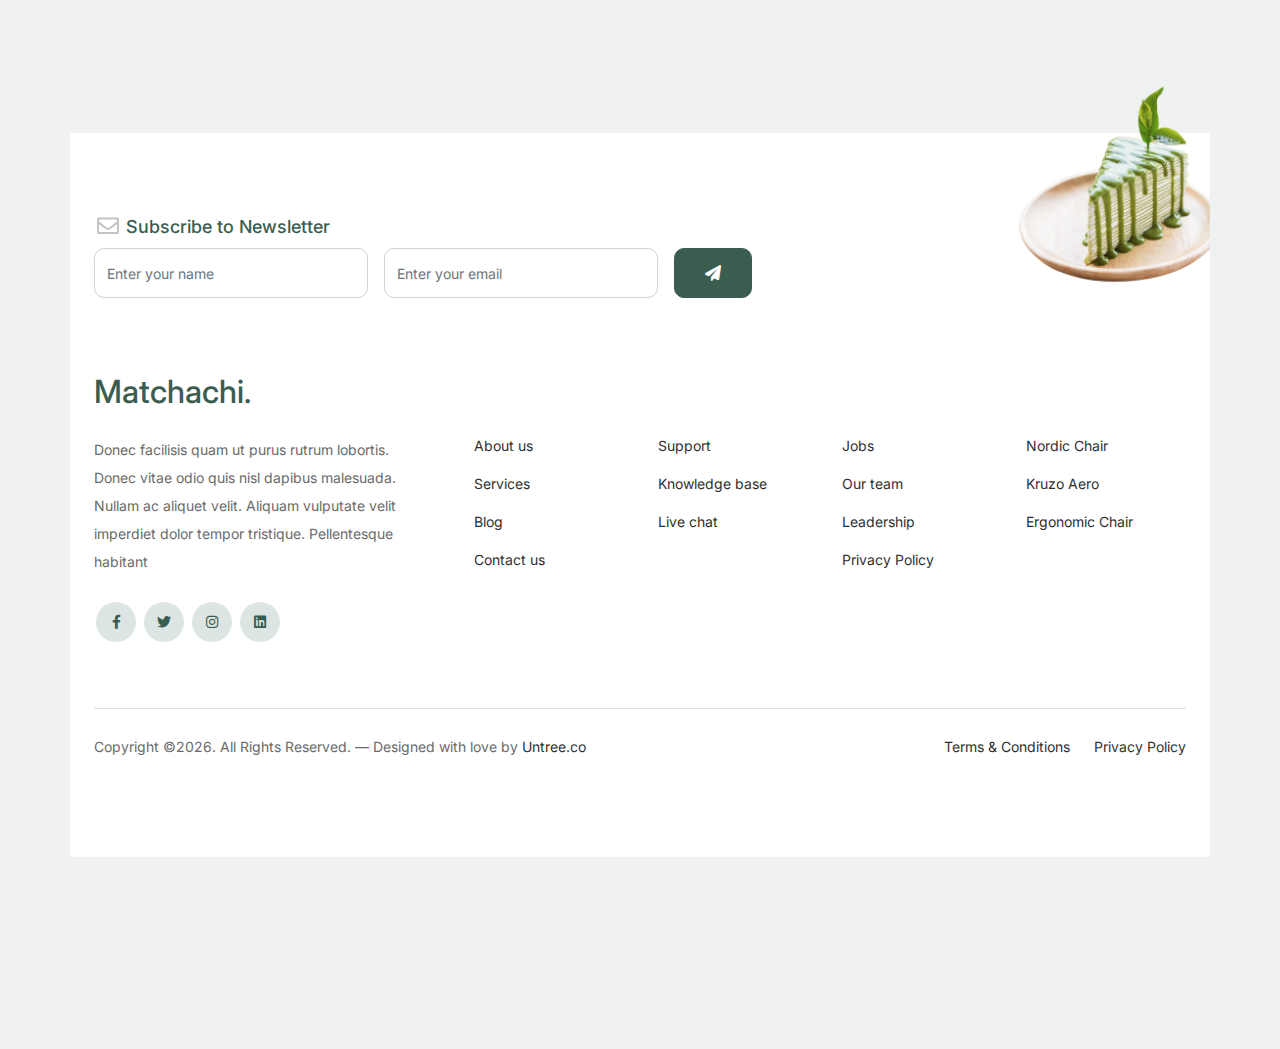
<file: blog.html>
<!-- /*
* Bootstrap 5
* Template Name: Furni
* Template Author: Untree.co
* Template URI: https://untree.co/
* License: https://creativecommons.org/licenses/by/3.0/
*/ -->
<!doctype html>
<html lang="en">
<head>
  <meta charset="utf-8">
  <meta name="viewport" content="width=device-width, initial-scale=1, shrink-to-fit=no">
  <meta name="author" content="Untree.co">
  <link rel="shortcut icon" href="favicon.png">

  <meta name="description" content="" />
  <meta name="keywords" content="bootstrap, bootstrap4" />

		<!-- Bootstrap CSS -->
		<link href="css/bootstrap.min.css" rel="stylesheet">
		<link href="https://cdnjs.cloudflare.com/ajax/libs/font-awesome/6.0.0-beta3/css/all.min.css" rel="stylesheet">
		<link href="css/tiny-slider.css" rel="stylesheet">
		<link href="css/style.css" rel="stylesheet">
		<title>Furni Free Bootstrap 5 Template for Furniture and Interior Design Websites by Untree.co </title>
	</head>

	<body>

		<!-- Start Header/Navigation -->
		<nav class="custom-navbar navbar navbar navbar-expand-md navbar-dark bg-dark" arial-label="Furni navigation bar">

			<div class="container">
				<a class="navbar-brand" href="index.html">Matchachi<span>.</span></a>

				<button class="navbar-toggler" type="button" data-bs-toggle="collapse" data-bs-target="#navbarsFurni" aria-controls="navbarsFurni" aria-expanded="false" aria-label="Toggle navigation">
					<span class="navbar-toggler-icon"></span>
				</button>

				<div class="collapse navbar-collapse" id="navbarsFurni">
					<ul class="custom-navbar-nav navbar-nav ms-auto mb-2 mb-md-0">
						<li class="nav-item">
							<a class="nav-link" href="index.html">Beranda</a>
						</li>
						<li><a class="nav-link" href="shop.html">Belanja</a></li>
						<li><a class="nav-link" href="about.html">Tentang kami</a></li>
						<li><a class="nav-link" href="services.html">Pelayanan</a></li>
						<li class="active"><a class="nav-link" href="blog.html">Blog</a></li>
						<li><a class="nav-link" href="contact.html">Hubungi kami</a></li>
					</ul>

					<ul class="custom-navbar-cta navbar-nav mb-2 mb-md-0 ms-5">
						<li><a class="nav-link" href="#"><img src="images/user.svg"></a></li>
						<li><a class="nav-link" href="cart.html"><img src="images/cart.svg"></a></li>
					</ul>
				</div>
			</div>
				
		</nav>
		<!-- End Header/Navigation -->

		<!-- Start Hero Section -->
			<div class="hero">
				<div class="container">
					<div class="row justify-content-between">
						<div class="col-lg-5">
							<div class="intro-excerpt">
								<h1>Blog</h1>
								<p class="mb-4">Donec vitae odio quis nisl dapibus malesuada. Nullam ac aliquet velit. Aliquam vulputate velit imperdiet dolor tempor tristique.</p>
								<p><a href="" class="btn btn-secondary me-2">Beli Sekarang</a><a href="#" class="btn btn-white-outline">Explore</a></p>
							</div>
						</div>
						<div class="col-lg-7">
							<div class="hero-img-wrap">
								<img src="images/crepes.png" class="img-fluid" width="300">
							</div>
						</div>
					</div>
				</div>
			</div>
		<!-- End Hero Section -->

		

		<!-- Start Blog Section -->
		<div class="blog-section">
			<div class="container">
				
				<div class="row">

					<div class="col-12 col-sm-6 col-md-4 mb-5">
						<div class="post-entry">
							<a href="#" class="post-thumbnail"><img src="images/post-1.jpg" alt="Image" class="img-fluid"></a>
							<div class="post-content-entry">
								<h3><a href="#">First Time Home Owner Ideas</a></h3>
								<div class="meta">
									<span>by <a href="#">Kristin Watson</a></span> <span>on <a href="#">Dec 19, 2021</a></span>
								</div>
							</div>
						</div>
					</div>

					<div class="col-12 col-sm-6 col-md-4 mb-5">
						<div class="post-entry">
							<a href="#" class="post-thumbnail"><img src="images/post-2.jpg" alt="Image" class="img-fluid"></a>
							<div class="post-content-entry">
								<h3><a href="#">How To Keep Your Furniture Clean</a></h3>
								<div class="meta">
									<span>by <a href="#">Robert Fox</a></span> <span>on <a href="#">Dec 15, 2021</a></span>
								</div>
							</div>
						</div>
					</div>

					<div class="col-12 col-sm-6 col-md-4 mb-5">
						<div class="post-entry">
							<a href="#" class="post-thumbnail"><img src="images/post-3.jpg" alt="Image" class="img-fluid"></a>
							<div class="post-content-entry">
								<h3><a href="#">Small Space Furniture Apartment Ideas</a></h3>
								<div class="meta">
									<span>by <a href="#">Kristin Watson</a></span> <span>on <a href="#">Dec 12, 2021</a></span>
								</div>
							</div>
						</div>
					</div>

					<!-- <div class="col-12 col-sm-6 col-md-4 mb-5">
						<div class="post-entry">
							<a href="#" class="post-thumbnail"><img src="images/post-1.jpg" alt="Image" class="img-fluid"></a>
							<div class="post-content-entry">
								<h3><a href="#">First Time Home Owner Ideas</a></h3>
								<div class="meta">
									<span>by <a href="#">Kristin Watson</a></span> <span>on <a href="#">Dec 19, 2021</a></span>
								</div>
							</div>
						</div>
					</div>

					<div class="col-12 col-sm-6 col-md-4 mb-5">
						<div class="post-entry">
							<a href="#" class="post-thumbnail"><img src="images/post-2.jpg" alt="Image" class="img-fluid"></a>
							<div class="post-content-entry">
								<h3><a href="#">How To Keep Your Furniture Clean</a></h3>
								<div class="meta">
									<span>by <a href="#">Robert Fox</a></span> <span>on <a href="#">Dec 15, 2021</a></span>
								</div>
							</div>
						</div>
					</div>

					<div class="col-12 col-sm-6 col-md-4 mb-5">
						<div class="post-entry">
							<a href="#" class="post-thumbnail"><img src="images/post-3.jpg" alt="Image" class="img-fluid"></a>
							<div class="post-content-entry">
								<h3><a href="#">Small Space Furniture Apartment Ideas</a></h3>
								<div class="meta">
									<span>by <a href="#">Kristin Watson</a></span> <span>on <a href="#">Dec 12, 2021</a></span>
								</div>
							</div>
						</div>
					</div>

					<div class="col-12 col-sm-6 col-md-4 mb-5">
						<div class="post-entry">
							<a href="#" class="post-thumbnail"><img src="images/post-1.jpg" alt="Image" class="img-fluid"></a>
							<div class="post-content-entry">
								<h3><a href="#">First Time Home Owner Ideas</a></h3>
								<div class="meta">
									<span>by <a href="#">Kristin Watson</a></span> <span>on <a href="#">Dec 19, 2021</a></span>
								</div>
							</div>
						</div>
					</div>

					<div class="col-12 col-sm-6 col-md-4 mb-5">
						<div class="post-entry">
							<a href="#" class="post-thumbnail"><img src="images/post-2.jpg" alt="Image" class="img-fluid"></a>
							<div class="post-content-entry">
								<h3><a href="#">How To Keep Your Furniture Clean</a></h3>
								<div class="meta">
									<span>by <a href="#">Robert Fox</a></span> <span>on <a href="#">Dec 15, 2021</a></span>
								</div>
							</div>
						</div>
					</div>

					<div class="col-12 col-sm-6 col-md-4 mb-5">
						<div class="post-entry">
							<a href="#" class="post-thumbnail"><img src="images/post-3.jpg" alt="Image" class="img-fluid"></a>
							<div class="post-content-entry">
								<h3><a href="#">Small Space Furniture Apartment Ideas</a></h3>
								<div class="meta">
									<span>by <a href="#">Kristin Watson</a></span> <span>on <a href="#">Dec 12, 2021</a></span>
								</div>
							</div>
						</div>
					</div>

				</div>
			</div>
		</div> -->
		<!-- End Blog Section -->	

		

		<!-- Start Testimonial Slider -->
		<div class="testimonial-section before-footer-section">
			<div class="container">
				<div class="row">
					<div class="col-lg-7 mx-auto text-center">
						<h2 class="section-title">Testimonials</h2>
					</div>
				</div>

				<div class="row justify-content-center">
					<div class="col-lg-12">
						<div class="testimonial-slider-wrap text-center">

							<div id="testimonial-nav">
								<span class="prev" data-controls="prev"><span class="fa fa-chevron-left"></span></span>
								<span class="next" data-controls="next"><span class="fa fa-chevron-right"></span></span>
							</div>

							<div class="testimonial-slider">
								
								<div class="item">
									<div class="row justify-content-center">
										<div class="col-lg-8 mx-auto">

											<div class="testimonial-block text-center">
												<blockquote class="mb-5">
													<p>&ldquo;Donec facilisis quam ut purus rutrum lobortis. Donec vitae odio quis nisl dapibus malesuada. Nullam ac aliquet velit. Aliquam vulputate velit imperdiet dolor tempor tristique. Pellentesque habitant morbi tristique senectus et netus et malesuada fames ac turpis egestas. Integer convallis volutpat dui quis scelerisque.&rdquo;</p>
												</blockquote>

												<div class="author-info">
													<div class="author-pic">
														<img src="images/lika2.png" alt="Maria Jones" class="img-fluid">
													</div>
													<h3 class="font-weight-bold">likaaa</h3>
													<span class="position d-block mb-3">CEO, Co-Founder, XYZ Inc.</span>
												</div>
											</div>

										</div>
									</div>
								</div> 
								<!-- END item -->

								<div class="item">
									<div class="row justify-content-center">
										<div class="col-lg-8 mx-auto">

											<div class="testimonial-block text-center">
												<blockquote class="mb-5">
													<p>&ldquo;Donec facilisis quam ut purus rutrum lobortis. Donec vitae odio quis nisl dapibus malesuada. Nullam ac aliquet velit. Aliquam vulputate velit imperdiet dolor tempor tristique. Pellentesque habitant morbi tristique senectus et netus et malesuada fames ac turpis egestas. Integer convallis volutpat dui quis scelerisque.&rdquo;</p>
												</blockquote>

												<div class="author-info">
													<div class="author-pic">
														<img src="images/person-1.png" alt="Maria Jones" class="img-fluid">
													</div>
													<h3 class="font-weight-bold">Maria Jones</h3>
													<span class="position d-block mb-3">CEO, Co-Founder, XYZ Inc.</span>
												</div>
											</div>

										</div>
									</div>
								</div> 
								<!-- END item -->

								<div class="item">
									<div class="row justify-content-center">
										<div class="col-lg-8 mx-auto">

											<div class="testimonial-block text-center">
												<blockquote class="mb-5">
													<p>&ldquo;Donec facilisis quam ut purus rutrum lobortis. Donec vitae odio quis nisl dapibus malesuada. Nullam ac aliquet velit. Aliquam vulputate velit imperdiet dolor tempor tristique. Pellentesque habitant morbi tristique senectus et netus et malesuada fames ac turpis egestas. Integer convallis volutpat dui quis scelerisque.&rdquo;</p>
												</blockquote>

												<div class="author-info">
													<div class="author-pic">
														<img src="images/person_1.jpg" alt="Maria Jones" class="img-fluid">
													</div>
													<h3 class="font-weight-bold">Jaenudin</h3>
													<span class="position d-block mb-3">CEO, Co-Founder, XYZ Inc.</span>
												</div>
											</div>

										</div>
									</div>
								</div> 
								<!-- END item -->

							</div>

						</div>
					</div>
				</div>
			</div>
		</div>
		<!-- End Testimonial Slider -->

		

		<!-- Start Footer Section -->
		<footer class="footer-section">
			<div class="container relative">

				<div class="sofa-img">
					<img src="images/crepes.png" alt="Image" class="img-fluid" width="200">
				</div>

				<div class="row">
					<div class="col-lg-8">
						<div class="subscription-form">
							<h3 class="d-flex align-items-center"><span class="me-1"><img src="images/envelope-outline.svg" alt="Image" class="img-fluid"></span><span>Subscribe to Newsletter</span></h3>

							<form action="#" class="row g-3">
								<div class="col-auto">
									<input type="text" class="form-control" placeholder="Enter your name">
								</div>
								<div class="col-auto">
									<input type="email" class="form-control" placeholder="Enter your email">
								</div>
								<div class="col-auto">
									<button class="btn btn-primary">
										<span class="fa fa-paper-plane"></span>
									</button>
								</div>
							</form>

						</div>
					</div>
				</div>

				<div class="row g-5 mb-5">
					<div class="col-lg-4">
						<div class="mb-4 footer-logo-wrap"><a href="#" class="footer-logo">Matchachi<span>.</span></a></div>
						<p class="mb-4">Donec facilisis quam ut purus rutrum lobortis. Donec vitae odio quis nisl dapibus malesuada. Nullam ac aliquet velit. Aliquam vulputate velit imperdiet dolor tempor tristique. Pellentesque habitant</p>

						<ul class="list-unstyled custom-social">
							<li><a href="#"><span class="fa fa-brands fa-facebook-f"></span></a></li>
							<li><a href="#"><span class="fa fa-brands fa-twitter"></span></a></li>
							<li><a href="#"><span class="fa fa-brands fa-instagram"></span></a></li>
							<li><a href="#"><span class="fa fa-brands fa-linkedin"></span></a></li>
						</ul>
					</div>

					<div class="col-lg-8">
						<div class="row links-wrap">
							<div class="col-6 col-sm-6 col-md-3">
								<ul class="list-unstyled">
									<li><a href="#">About us</a></li>
									<li><a href="#">Services</a></li>
									<li><a href="#">Blog</a></li>
									<li><a href="#">Contact us</a></li>
								</ul>
							</div>

							<div class="col-6 col-sm-6 col-md-3">
								<ul class="list-unstyled">
									<li><a href="#">Support</a></li>
									<li><a href="#">Knowledge base</a></li>
									<li><a href="#">Live chat</a></li>
								</ul>
							</div>

							<div class="col-6 col-sm-6 col-md-3">
								<ul class="list-unstyled">
									<li><a href="#">Jobs</a></li>
									<li><a href="#">Our team</a></li>
									<li><a href="#">Leadership</a></li>
									<li><a href="#">Privacy Policy</a></li>
								</ul>
							</div>

							<div class="col-6 col-sm-6 col-md-3">
								<ul class="list-unstyled">
									<li><a href="#">Nordic Chair</a></li>
									<li><a href="#">Kruzo Aero</a></li>
									<li><a href="#">Ergonomic Chair</a></li>
								</ul>
							</div>
						</div>
					</div>

				</div>

				<div class="border-top copyright">
					<div class="row pt-4">
						<div class="col-lg-6">
							<p class="mb-2 text-center text-lg-start">Copyright &copy;<script>document.write(new Date().getFullYear());</script>. All Rights Reserved. &mdash; Designed with love by <a href="https://untree.co">Untree.co</a> <!-- License information: https://untree.co/license/ -->
            </p>
						</div>

						<div class="col-lg-6 text-center text-lg-end">
							<ul class="list-unstyled d-inline-flex ms-auto">
								<li class="me-4"><a href="#">Terms &amp; Conditions</a></li>
								<li><a href="#">Privacy Policy</a></li>
							</ul>
						</div>

					</div>
				</div>

			</div>
		</footer>
		<!-- End Footer Section -->	


		<script src="js/bootstrap.bundle.min.js"></script>
		<script src="js/tiny-slider.js"></script>
		<script src="js/custom.js"></script>
	</body>

</html>
</file>
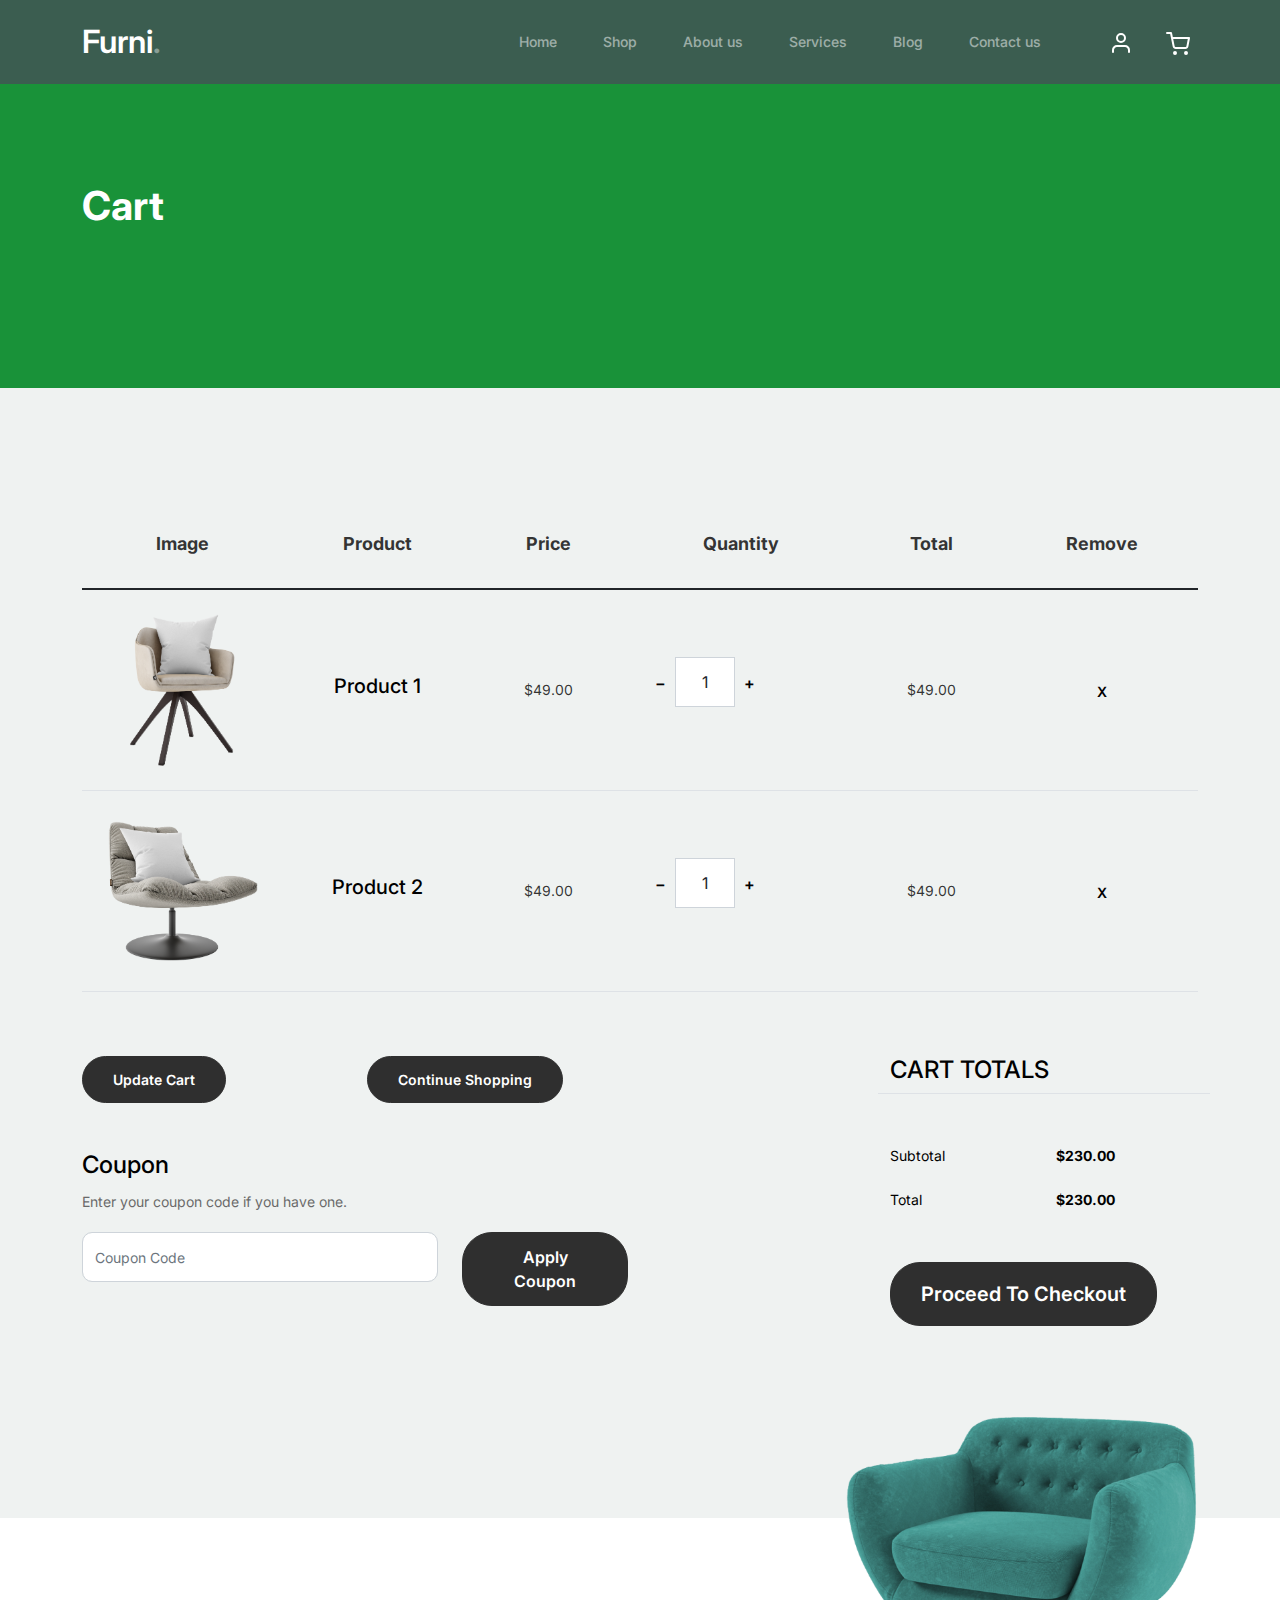
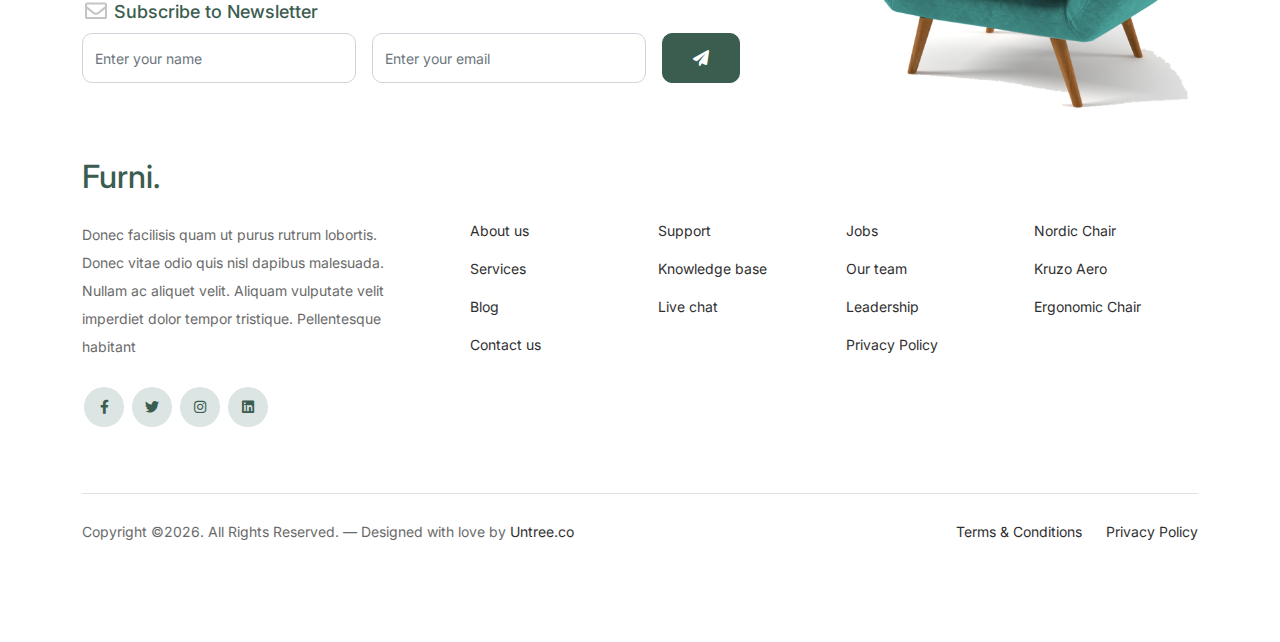
<file: cart.html>
<!-- /*
* Bootstrap 5
* Template Name: Furni
* Template Author: Untree.co
* Template URI: https://untree.co/
* License: https://creativecommons.org/licenses/by/3.0/
*/ -->
<!doctype html>
<html lang="en">
<head>
  <meta charset="utf-8">
  <meta name="viewport" content="width=device-width, initial-scale=1, shrink-to-fit=no">
  <meta name="author" content="Untree.co">
  <link rel="shortcut icon" href="favicon.png">

  <meta name="description" content="" />
  <meta name="keywords" content="bootstrap, bootstrap4" />

		<!-- Bootstrap CSS -->
		<link href="css/bootstrap.min.css" rel="stylesheet">
		<link href="https://cdnjs.cloudflare.com/ajax/libs/font-awesome/6.0.0-beta3/css/all.min.css" rel="stylesheet">
		<link href="css/tiny-slider.css" rel="stylesheet">
		<link href="css/style.css" rel="stylesheet">
		<title>Furni Free Bootstrap 5 Template for Furniture and Interior Design Websites by Untree.co </title>
	</head>

	<body>

		<!-- Start Header/Navigation -->
		<nav class="custom-navbar navbar navbar navbar-expand-md navbar-dark bg-dark" arial-label="Furni navigation bar">

			<div class="container">
				<a class="navbar-brand" href="index.html">Furni<span>.</span></a>

				<button class="navbar-toggler" type="button" data-bs-toggle="collapse" data-bs-target="#navbarsFurni" aria-controls="navbarsFurni" aria-expanded="false" aria-label="Toggle navigation">
					<span class="navbar-toggler-icon"></span>
				</button>

				<div class="collapse navbar-collapse" id="navbarsFurni">
					<ul class="custom-navbar-nav navbar-nav ms-auto mb-2 mb-md-0">
						<li class="nav-item ">
							<a class="nav-link" href="index.html">Home</a>
						</li>
						<li><a class="nav-link" href="shop.html">Shop</a></li>
						<li><a class="nav-link" href="about.html">About us</a></li>
						<li><a class="nav-link" href="services.html">Services</a></li>
						<li><a class="nav-link" href="blog.html">Blog</a></li>
						<li><a class="nav-link" href="contact.html">Contact us</a></li>
					</ul>

					<ul class="custom-navbar-cta navbar-nav mb-2 mb-md-0 ms-5">
						<li><a class="nav-link" href="#"><img src="images/user.svg"></a></li>
						<li><a class="nav-link" href="cart.html"><img src="images/cart.svg"></a></li>
					</ul>
				</div>
			</div>
				
		</nav>
		<!-- End Header/Navigation -->

		<!-- Start Hero Section -->
			<div class="hero">
				<div class="container">
					<div class="row justify-content-between">
						<div class="col-lg-5">
							<div class="intro-excerpt">
								<h1>Cart</h1>
							</div>
						</div>
						<div class="col-lg-7">
							
						</div>
					</div>
				</div>
			</div>
		<!-- End Hero Section -->

		

		<div class="untree_co-section before-footer-section">
            <div class="container">
              <div class="row mb-5">
                <form class="col-md-12" method="post">
                  <div class="site-blocks-table">
                    <table class="table">
                      <thead>
                        <tr>
                          <th class="product-thumbnail">Image</th>
                          <th class="product-name">Product</th>
                          <th class="product-price">Price</th>
                          <th class="product-quantity">Quantity</th>
                          <th class="product-total">Total</th>
                          <th class="product-remove">Remove</th>
                        </tr>
                      </thead>
                      <tbody>
                        <tr>
                          <td class="product-thumbnail">
                            <img src="images/product-1.png" alt="Image" class="img-fluid">
                          </td>
                          <td class="product-name">
                            <h2 class="h5 text-black">Product 1</h2>
                          </td>
                          <td>$49.00</td>
                          <td>
                            <div class="input-group mb-3 d-flex align-items-center quantity-container" style="max-width: 120px;">
                              <div class="input-group-prepend">
                                <button class="btn btn-outline-black decrease" type="button">&minus;</button>
                              </div>
                              <input type="text" class="form-control text-center quantity-amount" value="1" placeholder="" aria-label="Example text with button addon" aria-describedby="button-addon1">
                              <div class="input-group-append">
                                <button class="btn btn-outline-black increase" type="button">&plus;</button>
                              </div>
                            </div>
        
                          </td>
                          <td>$49.00</td>
                          <td><a href="#" class="btn btn-black btn-sm">X</a></td>
                        </tr>
        
                        <tr>
                          <td class="product-thumbnail">
                            <img src="images/product-2.png" alt="Image" class="img-fluid">
                          </td>
                          <td class="product-name">
                            <h2 class="h5 text-black">Product 2</h2>
                          </td>
                          <td>$49.00</td>
                          <td>
                            <div class="input-group mb-3 d-flex align-items-center quantity-container" style="max-width: 120px;">
                              <div class="input-group-prepend">
                                <button class="btn btn-outline-black decrease" type="button">&minus;</button>
                              </div>
                              <input type="text" class="form-control text-center quantity-amount" value="1" placeholder="" aria-label="Example text with button addon" aria-describedby="button-addon1">
                              <div class="input-group-append">
                                <button class="btn btn-outline-black increase" type="button">&plus;</button>
                              </div>
                            </div>
        
                          </td>
                          <td>$49.00</td>
                          <td><a href="#" class="btn btn-black btn-sm">X</a></td>
                        </tr>
                      </tbody>
                    </table>
                  </div>
                </form>
              </div>
        
              <div class="row">
                <div class="col-md-6">
                  <div class="row mb-5">
                    <div class="col-md-6 mb-3 mb-md-0">
                      <button class="btn btn-black btn-sm btn-block">Update Cart</button>
                    </div>
                    <div class="col-md-6">
                      <button class="btn btn-outline-black btn-sm btn-block">Continue Shopping</button>
                    </div>
                  </div>
                  <div class="row">
                    <div class="col-md-12">
                      <label class="text-black h4" for="coupon">Coupon</label>
                      <p>Enter your coupon code if you have one.</p>
                    </div>
                    <div class="col-md-8 mb-3 mb-md-0">
                      <input type="text" class="form-control py-3" id="coupon" placeholder="Coupon Code">
                    </div>
                    <div class="col-md-4">
                      <button class="btn btn-black">Apply Coupon</button>
                    </div>
                  </div>
                </div>
                <div class="col-md-6 pl-5">
                  <div class="row justify-content-end">
                    <div class="col-md-7">
                      <div class="row">
                        <div class="col-md-12 text-right border-bottom mb-5">
                          <h3 class="text-black h4 text-uppercase">Cart Totals</h3>
                        </div>
                      </div>
                      <div class="row mb-3">
                        <div class="col-md-6">
                          <span class="text-black">Subtotal</span>
                        </div>
                        <div class="col-md-6 text-right">
                          <strong class="text-black">$230.00</strong>
                        </div>
                      </div>
                      <div class="row mb-5">
                        <div class="col-md-6">
                          <span class="text-black">Total</span>
                        </div>
                        <div class="col-md-6 text-right">
                          <strong class="text-black">$230.00</strong>
                        </div>
                      </div>
        
                      <div class="row">
                        <div class="col-md-12">
                          <button class="btn btn-black btn-lg py-3 btn-block" onclick="window.location='checkout.html'">Proceed To Checkout</button>
                        </div>
                      </div>
                    </div>
                  </div>
                </div>
              </div>
            </div>
          </div>
		

		<!-- Start Footer Section -->
		<footer class="footer-section">
			<div class="container relative">

				<div class="sofa-img">
					<img src="images/sofa.png" alt="Image" class="img-fluid">
				</div>

				<div class="row">
					<div class="col-lg-8">
						<div class="subscription-form">
							<h3 class="d-flex align-items-center"><span class="me-1"><img src="images/envelope-outline.svg" alt="Image" class="img-fluid"></span><span>Subscribe to Newsletter</span></h3>

							<form action="#" class="row g-3">
								<div class="col-auto">
									<input type="text" class="form-control" placeholder="Enter your name">
								</div>
								<div class="col-auto">
									<input type="email" class="form-control" placeholder="Enter your email">
								</div>
								<div class="col-auto">
									<button class="btn btn-primary">
										<span class="fa fa-paper-plane"></span>
									</button>
								</div>
							</form>

						</div>
					</div>
				</div>

				<div class="row g-5 mb-5">
					<div class="col-lg-4">
						<div class="mb-4 footer-logo-wrap"><a href="#" class="footer-logo">Furni<span>.</span></a></div>
						<p class="mb-4">Donec facilisis quam ut purus rutrum lobortis. Donec vitae odio quis nisl dapibus malesuada. Nullam ac aliquet velit. Aliquam vulputate velit imperdiet dolor tempor tristique. Pellentesque habitant</p>

						<ul class="list-unstyled custom-social">
							<li><a href="#"><span class="fa fa-brands fa-facebook-f"></span></a></li>
							<li><a href="#"><span class="fa fa-brands fa-twitter"></span></a></li>
							<li><a href="#"><span class="fa fa-brands fa-instagram"></span></a></li>
							<li><a href="#"><span class="fa fa-brands fa-linkedin"></span></a></li>
						</ul>
					</div>

					<div class="col-lg-8">
						<div class="row links-wrap">
							<div class="col-6 col-sm-6 col-md-3">
								<ul class="list-unstyled">
									<li><a href="#">About us</a></li>
									<li><a href="#">Services</a></li>
									<li><a href="#">Blog</a></li>
									<li><a href="#">Contact us</a></li>
								</ul>
							</div>

							<div class="col-6 col-sm-6 col-md-3">
								<ul class="list-unstyled">
									<li><a href="#">Support</a></li>
									<li><a href="#">Knowledge base</a></li>
									<li><a href="#">Live chat</a></li>
								</ul>
							</div>

							<div class="col-6 col-sm-6 col-md-3">
								<ul class="list-unstyled">
									<li><a href="#">Jobs</a></li>
									<li><a href="#">Our team</a></li>
									<li><a href="#">Leadership</a></li>
									<li><a href="#">Privacy Policy</a></li>
								</ul>
							</div>

							<div class="col-6 col-sm-6 col-md-3">
								<ul class="list-unstyled">
									<li><a href="#">Nordic Chair</a></li>
									<li><a href="#">Kruzo Aero</a></li>
									<li><a href="#">Ergonomic Chair</a></li>
								</ul>
							</div>
						</div>
					</div>

				</div>

				<div class="border-top copyright">
					<div class="row pt-4">
						<div class="col-lg-6">
							<p class="mb-2 text-center text-lg-start">Copyright &copy;<script>document.write(new Date().getFullYear());</script>. All Rights Reserved. &mdash; Designed with love by <a href="https://untree.co">Untree.co</a> <!-- License information: https://untree.co/license/ -->
            </p>
						</div>

						<div class="col-lg-6 text-center text-lg-end">
							<ul class="list-unstyled d-inline-flex ms-auto">
								<li class="me-4"><a href="#">Terms &amp; Conditions</a></li>
								<li><a href="#">Privacy Policy</a></li>
							</ul>
						</div>

					</div>
				</div>

			</div>
		</footer>
		<!-- End Footer Section -->	


		<script src="js/bootstrap.bundle.min.js"></script>
		<script src="js/tiny-slider.js"></script>
		<script src="js/custom.js"></script>
	</body>

</html>
</file>
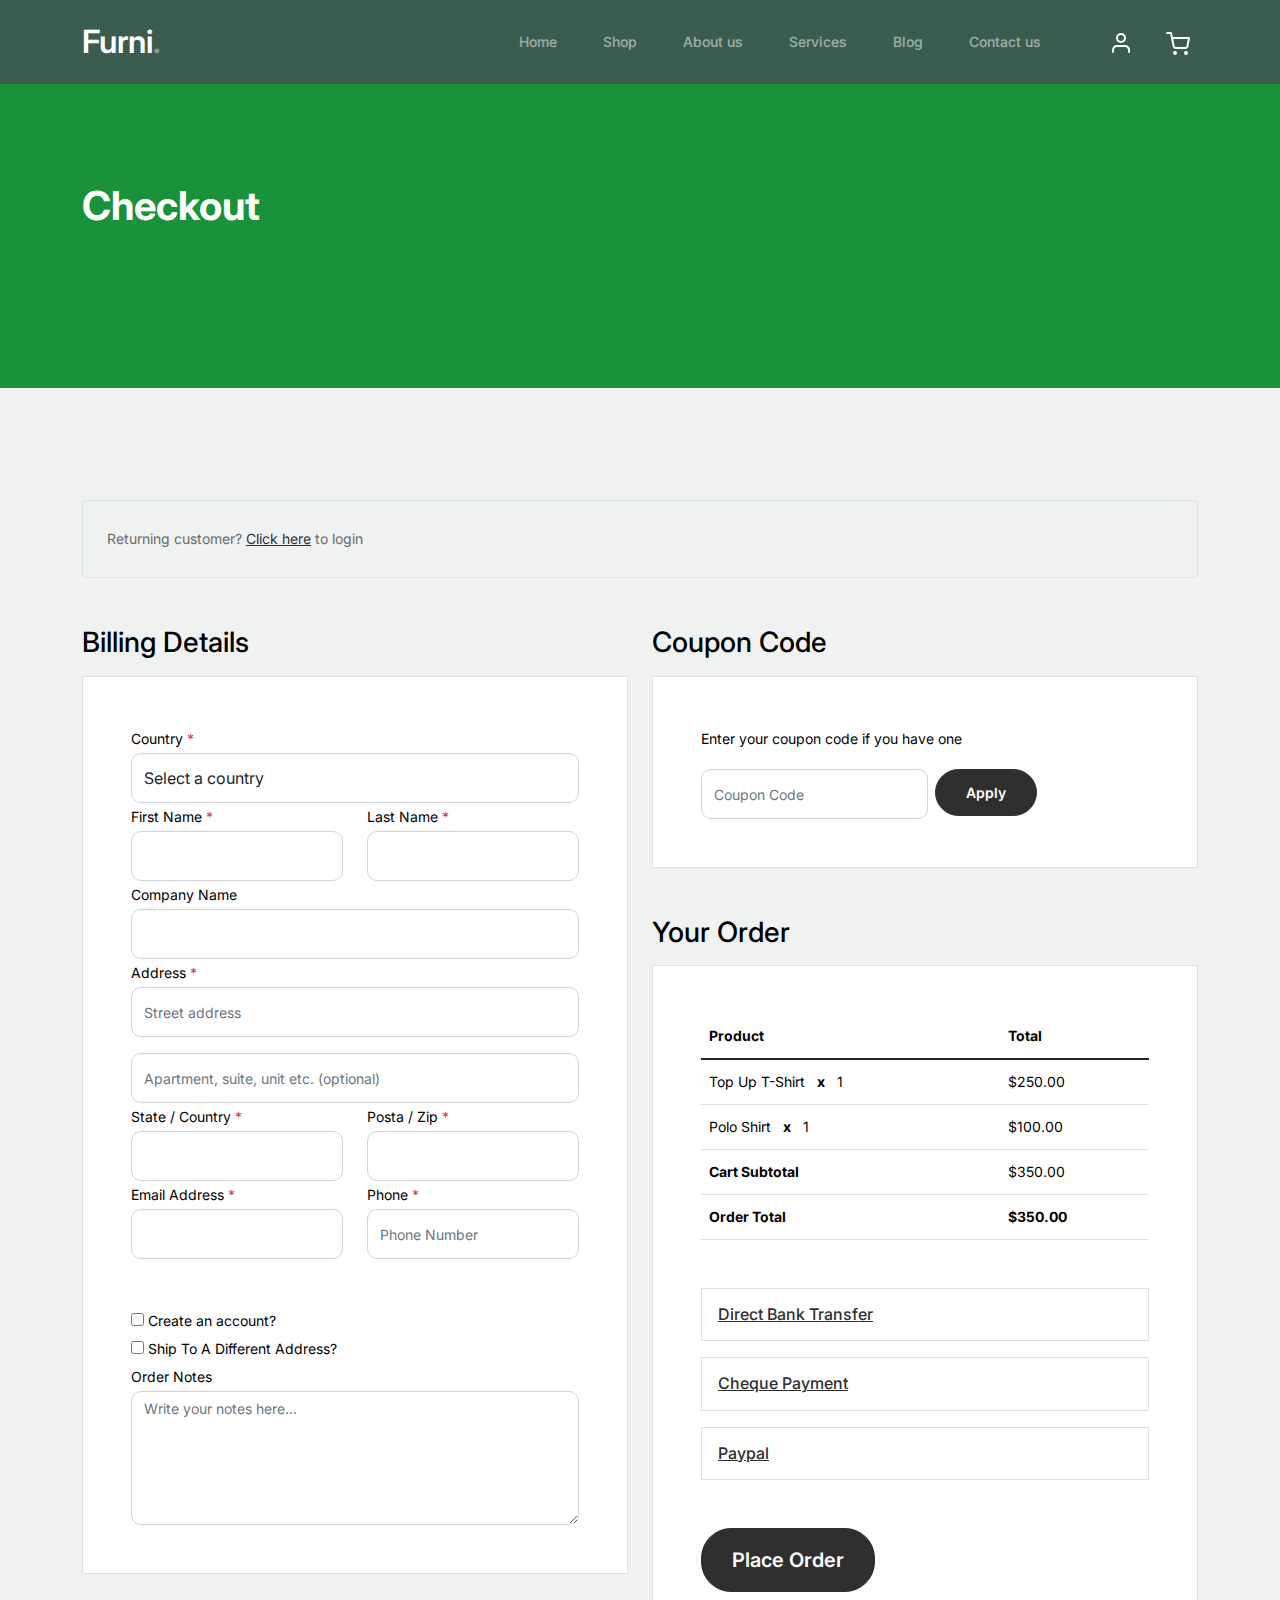
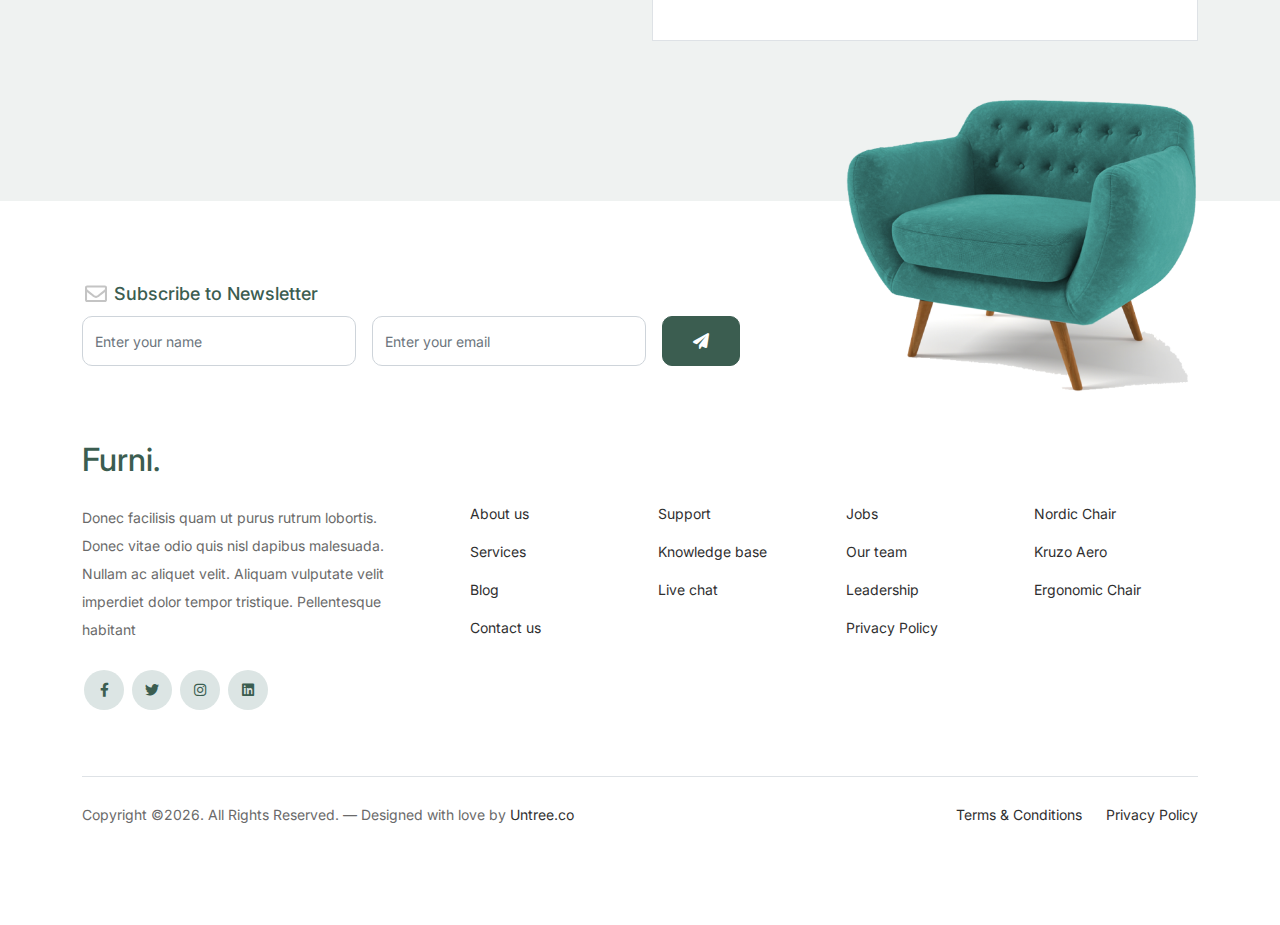
<file: checkout.html>
<!-- /*
* Bootstrap 5
* Template Name: Furni
* Template Author: Untree.co
* Template URI: https://untree.co/
* License: https://creativecommons.org/licenses/by/3.0/
*/ -->
<!doctype html>
<html lang="en">
<head>
  <meta charset="utf-8">
  <meta name="viewport" content="width=device-width, initial-scale=1, shrink-to-fit=no">
  <meta name="author" content="Untree.co">
  <link rel="shortcut icon" href="favicon.png">

  <meta name="description" content="" />
  <meta name="keywords" content="bootstrap, bootstrap4" />

		<!-- Bootstrap CSS -->
		<link href="css/bootstrap.min.css" rel="stylesheet">
		<link href="https://cdnjs.cloudflare.com/ajax/libs/font-awesome/6.0.0-beta3/css/all.min.css" rel="stylesheet">
		<link href="css/tiny-slider.css" rel="stylesheet">
		<link href="css/style.css" rel="stylesheet">
		<title>Furni Free Bootstrap 5 Template for Furniture and Interior Design Websites by Untree.co </title>
	</head>

	<body>

		<!-- Start Header/Navigation -->
		<nav class="custom-navbar navbar navbar navbar-expand-md navbar-dark bg-dark" arial-label="Furni navigation bar">

			<div class="container">
				<a class="navbar-brand" href="index.html">Furni<span>.</span></a>

				<button class="navbar-toggler" type="button" data-bs-toggle="collapse" data-bs-target="#navbarsFurni" aria-controls="navbarsFurni" aria-expanded="false" aria-label="Toggle navigation">
					<span class="navbar-toggler-icon"></span>
				</button>

				<div class="collapse navbar-collapse" id="navbarsFurni">
					<ul class="custom-navbar-nav navbar-nav ms-auto mb-2 mb-md-0">
						<li class="nav-item ">
							<a class="nav-link" href="index.html">Home</a>
						</li>
						<li><a class="nav-link" href="shop.html">Shop</a></li>
						<li><a class="nav-link" href="about.html">About us</a></li>
						<li><a class="nav-link" href="services.html">Services</a></li>
						<li><a class="nav-link" href="blog.html">Blog</a></li>
						<li><a class="nav-link" href="contact.html">Contact us</a></li>
					</ul>

					<ul class="custom-navbar-cta navbar-nav mb-2 mb-md-0 ms-5">
						<li><a class="nav-link" href="#"><img src="images/user.svg"></a></li>
						<li><a class="nav-link" href="cart.html"><img src="images/cart.svg"></a></li>
					</ul>
				</div>
			</div>
				
		</nav>
		<!-- End Header/Navigation -->

		<!-- Start Hero Section -->
			<div class="hero">
				<div class="container">
					<div class="row justify-content-between">
						<div class="col-lg-5">
							<div class="intro-excerpt">
								<h1>Checkout</h1>
							</div>
						</div>
						<div class="col-lg-7">
							
						</div>
					</div>
				</div>
			</div>
		<!-- End Hero Section -->

		<div class="untree_co-section">
		    <div class="container">
		      <div class="row mb-5">
		        <div class="col-md-12">
		          <div class="border p-4 rounded" role="alert">
		            Returning customer? <a href="#">Click here</a> to login
		          </div>
		        </div>
		      </div>
		      <div class="row">
		        <div class="col-md-6 mb-5 mb-md-0">
		          <h2 class="h3 mb-3 text-black">Billing Details</h2>
		          <div class="p-3 p-lg-5 border bg-white">
		            <div class="form-group">
		              <label for="c_country" class="text-black">Country <span class="text-danger">*</span></label>
		              <select id="c_country" class="form-control">
		                <option value="1">Select a country</option>    
		                <option value="2">bangladesh</option>    
		                <option value="3">Algeria</option>    
		                <option value="4">Afghanistan</option>    
		                <option value="5">Ghana</option>    
		                <option value="6">Albania</option>    
		                <option value="7">Bahrain</option>    
		                <option value="8">Colombia</option>    
		                <option value="9">Dominican Republic</option>    
		              </select>
		            </div>
		            <div class="form-group row">
		              <div class="col-md-6">
		                <label for="c_fname" class="text-black">First Name <span class="text-danger">*</span></label>
		                <input type="text" class="form-control" id="c_fname" name="c_fname">
		              </div>
		              <div class="col-md-6">
		                <label for="c_lname" class="text-black">Last Name <span class="text-danger">*</span></label>
		                <input type="text" class="form-control" id="c_lname" name="c_lname">
		              </div>
		            </div>

		            <div class="form-group row">
		              <div class="col-md-12">
		                <label for="c_companyname" class="text-black">Company Name </label>
		                <input type="text" class="form-control" id="c_companyname" name="c_companyname">
		              </div>
		            </div>

		            <div class="form-group row">
		              <div class="col-md-12">
		                <label for="c_address" class="text-black">Address <span class="text-danger">*</span></label>
		                <input type="text" class="form-control" id="c_address" name="c_address" placeholder="Street address">
		              </div>
		            </div>

		            <div class="form-group mt-3">
		              <input type="text" class="form-control" placeholder="Apartment, suite, unit etc. (optional)">
		            </div>

		            <div class="form-group row">
		              <div class="col-md-6">
		                <label for="c_state_country" class="text-black">State / Country <span class="text-danger">*</span></label>
		                <input type="text" class="form-control" id="c_state_country" name="c_state_country">
		              </div>
		              <div class="col-md-6">
		                <label for="c_postal_zip" class="text-black">Posta / Zip <span class="text-danger">*</span></label>
		                <input type="text" class="form-control" id="c_postal_zip" name="c_postal_zip">
		              </div>
		            </div>

		            <div class="form-group row mb-5">
		              <div class="col-md-6">
		                <label for="c_email_address" class="text-black">Email Address <span class="text-danger">*</span></label>
		                <input type="text" class="form-control" id="c_email_address" name="c_email_address">
		              </div>
		              <div class="col-md-6">
		                <label for="c_phone" class="text-black">Phone <span class="text-danger">*</span></label>
		                <input type="text" class="form-control" id="c_phone" name="c_phone" placeholder="Phone Number">
		              </div>
		            </div>

		            <div class="form-group">
		              <label for="c_create_account" class="text-black" data-bs-toggle="collapse" href="#create_an_account" role="button" aria-expanded="false" aria-controls="create_an_account"><input type="checkbox" value="1" id="c_create_account"> Create an account?</label>
		              <div class="collapse" id="create_an_account">
		                <div class="py-2 mb-4">
		                  <p class="mb-3">Create an account by entering the information below. If you are a returning customer please login at the top of the page.</p>
		                  <div class="form-group">
		                    <label for="c_account_password" class="text-black">Account Password</label>
		                    <input type="email" class="form-control" id="c_account_password" name="c_account_password" placeholder="">
		                  </div>
		                </div>
		              </div>
		            </div>


		            <div class="form-group">
		              <label for="c_ship_different_address" class="text-black" data-bs-toggle="collapse" href="#ship_different_address" role="button" aria-expanded="false" aria-controls="ship_different_address"><input type="checkbox" value="1" id="c_ship_different_address"> Ship To A Different Address?</label>
		              <div class="collapse" id="ship_different_address">
		                <div class="py-2">

		                  <div class="form-group">
		                    <label for="c_diff_country" class="text-black">Country <span class="text-danger">*</span></label>
		                    <select id="c_diff_country" class="form-control">
		                      <option value="1">Select a country</option>    
		                      <option value="2">bangladesh</option>    
		                      <option value="3">Algeria</option>    
		                      <option value="4">Afghanistan</option>    
		                      <option value="5">Ghana</option>    
		                      <option value="6">Albania</option>    
		                      <option value="7">Bahrain</option>    
		                      <option value="8">Colombia</option>    
		                      <option value="9">Dominican Republic</option>    
		                    </select>
		                  </div>


		                  <div class="form-group row">
		                    <div class="col-md-6">
		                      <label for="c_diff_fname" class="text-black">First Name <span class="text-danger">*</span></label>
		                      <input type="text" class="form-control" id="c_diff_fname" name="c_diff_fname">
		                    </div>
		                    <div class="col-md-6">
		                      <label for="c_diff_lname" class="text-black">Last Name <span class="text-danger">*</span></label>
		                      <input type="text" class="form-control" id="c_diff_lname" name="c_diff_lname">
		                    </div>
		                  </div>

		                  <div class="form-group row">
		                    <div class="col-md-12">
		                      <label for="c_diff_companyname" class="text-black">Company Name </label>
		                      <input type="text" class="form-control" id="c_diff_companyname" name="c_diff_companyname">
		                    </div>
		                  </div>

		                  <div class="form-group row  mb-3">
		                    <div class="col-md-12">
		                      <label for="c_diff_address" class="text-black">Address <span class="text-danger">*</span></label>
		                      <input type="text" class="form-control" id="c_diff_address" name="c_diff_address" placeholder="Street address">
		                    </div>
		                  </div>

		                  <div class="form-group">
		                    <input type="text" class="form-control" placeholder="Apartment, suite, unit etc. (optional)">
		                  </div>

		                  <div class="form-group row">
		                    <div class="col-md-6">
		                      <label for="c_diff_state_country" class="text-black">State / Country <span class="text-danger">*</span></label>
		                      <input type="text" class="form-control" id="c_diff_state_country" name="c_diff_state_country">
		                    </div>
		                    <div class="col-md-6">
		                      <label for="c_diff_postal_zip" class="text-black">Posta / Zip <span class="text-danger">*</span></label>
		                      <input type="text" class="form-control" id="c_diff_postal_zip" name="c_diff_postal_zip">
		                    </div>
		                  </div>

		                  <div class="form-group row mb-5">
		                    <div class="col-md-6">
		                      <label for="c_diff_email_address" class="text-black">Email Address <span class="text-danger">*</span></label>
		                      <input type="text" class="form-control" id="c_diff_email_address" name="c_diff_email_address">
		                    </div>
		                    <div class="col-md-6">
		                      <label for="c_diff_phone" class="text-black">Phone <span class="text-danger">*</span></label>
		                      <input type="text" class="form-control" id="c_diff_phone" name="c_diff_phone" placeholder="Phone Number">
		                    </div>
		                  </div>

		                </div>

		              </div>
		            </div>

		            <div class="form-group">
		              <label for="c_order_notes" class="text-black">Order Notes</label>
		              <textarea name="c_order_notes" id="c_order_notes" cols="30" rows="5" class="form-control" placeholder="Write your notes here..."></textarea>
		            </div>

		          </div>
		        </div>
		        <div class="col-md-6">

		          <div class="row mb-5">
		            <div class="col-md-12">
		              <h2 class="h3 mb-3 text-black">Coupon Code</h2>
		              <div class="p-3 p-lg-5 border bg-white">

		                <label for="c_code" class="text-black mb-3">Enter your coupon code if you have one</label>
		                <div class="input-group w-75 couponcode-wrap">
		                  <input type="text" class="form-control me-2" id="c_code" placeholder="Coupon Code" aria-label="Coupon Code" aria-describedby="button-addon2">
		                  <div class="input-group-append">
		                    <button class="btn btn-black btn-sm" type="button" id="button-addon2">Apply</button>
		                  </div>
		                </div>

		              </div>
		            </div>
		          </div>

		          <div class="row mb-5">
		            <div class="col-md-12">
		              <h2 class="h3 mb-3 text-black">Your Order</h2>
		              <div class="p-3 p-lg-5 border bg-white">
		                <table class="table site-block-order-table mb-5">
		                  <thead>
		                    <th>Product</th>
		                    <th>Total</th>
		                  </thead>
		                  <tbody>
		                    <tr>
		                      <td>Top Up T-Shirt <strong class="mx-2">x</strong> 1</td>
		                      <td>$250.00</td>
		                    </tr>
		                    <tr>
		                      <td>Polo Shirt <strong class="mx-2">x</strong>   1</td>
		                      <td>$100.00</td>
		                    </tr>
		                    <tr>
		                      <td class="text-black font-weight-bold"><strong>Cart Subtotal</strong></td>
		                      <td class="text-black">$350.00</td>
		                    </tr>
		                    <tr>
		                      <td class="text-black font-weight-bold"><strong>Order Total</strong></td>
		                      <td class="text-black font-weight-bold"><strong>$350.00</strong></td>
		                    </tr>
		                  </tbody>
		                </table>

		                <div class="border p-3 mb-3">
		                  <h3 class="h6 mb-0"><a class="d-block" data-bs-toggle="collapse" href="#collapsebank" role="button" aria-expanded="false" aria-controls="collapsebank">Direct Bank Transfer</a></h3>

		                  <div class="collapse" id="collapsebank">
		                    <div class="py-2">
		                      <p class="mb-0">Make your payment directly into our bank account. Please use your Order ID as the payment reference. Your order won’t be shipped until the funds have cleared in our account.</p>
		                    </div>
		                  </div>
		                </div>

		                <div class="border p-3 mb-3">
		                  <h3 class="h6 mb-0"><a class="d-block" data-bs-toggle="collapse" href="#collapsecheque" role="button" aria-expanded="false" aria-controls="collapsecheque">Cheque Payment</a></h3>

		                  <div class="collapse" id="collapsecheque">
		                    <div class="py-2">
		                      <p class="mb-0">Make your payment directly into our bank account. Please use your Order ID as the payment reference. Your order won’t be shipped until the funds have cleared in our account.</p>
		                    </div>
		                  </div>
		                </div>

		                <div class="border p-3 mb-5">
		                  <h3 class="h6 mb-0"><a class="d-block" data-bs-toggle="collapse" href="#collapsepaypal" role="button" aria-expanded="false" aria-controls="collapsepaypal">Paypal</a></h3>

		                  <div class="collapse" id="collapsepaypal">
		                    <div class="py-2">
		                      <p class="mb-0">Make your payment directly into our bank account. Please use your Order ID as the payment reference. Your order won’t be shipped until the funds have cleared in our account.</p>
		                    </div>
		                  </div>
		                </div>

		                <div class="form-group">
		                  <button class="btn btn-black btn-lg py-3 btn-block" onclick="window.location='thankyou.html'">Place Order</button>
		                </div>

		              </div>
		            </div>
		          </div>

		        </div>
		      </div>
		      <!-- </form> -->
		    </div>
		  </div>

		<!-- Start Footer Section -->
		<footer class="footer-section">
			<div class="container relative">

				<div class="sofa-img">
					<img src="images/sofa.png" alt="Image" class="img-fluid">
				</div>

				<div class="row">
					<div class="col-lg-8">
						<div class="subscription-form">
							<h3 class="d-flex align-items-center"><span class="me-1"><img src="images/envelope-outline.svg" alt="Image" class="img-fluid"></span><span>Subscribe to Newsletter</span></h3>

							<form action="#" class="row g-3">
								<div class="col-auto">
									<input type="text" class="form-control" placeholder="Enter your name">
								</div>
								<div class="col-auto">
									<input type="email" class="form-control" placeholder="Enter your email">
								</div>
								<div class="col-auto">
									<button class="btn btn-primary">
										<span class="fa fa-paper-plane"></span>
									</button>
								</div>
							</form>

						</div>
					</div>
				</div>

				<div class="row g-5 mb-5">
					<div class="col-lg-4">
						<div class="mb-4 footer-logo-wrap"><a href="#" class="footer-logo">Furni<span>.</span></a></div>
						<p class="mb-4">Donec facilisis quam ut purus rutrum lobortis. Donec vitae odio quis nisl dapibus malesuada. Nullam ac aliquet velit. Aliquam vulputate velit imperdiet dolor tempor tristique. Pellentesque habitant</p>

						<ul class="list-unstyled custom-social">
							<li><a href="#"><span class="fa fa-brands fa-facebook-f"></span></a></li>
							<li><a href="#"><span class="fa fa-brands fa-twitter"></span></a></li>
							<li><a href="#"><span class="fa fa-brands fa-instagram"></span></a></li>
							<li><a href="#"><span class="fa fa-brands fa-linkedin"></span></a></li>
						</ul>
					</div>

					<div class="col-lg-8">
						<div class="row links-wrap">
							<div class="col-6 col-sm-6 col-md-3">
								<ul class="list-unstyled">
									<li><a href="#">About us</a></li>
									<li><a href="#">Services</a></li>
									<li><a href="#">Blog</a></li>
									<li><a href="#">Contact us</a></li>
								</ul>
							</div>

							<div class="col-6 col-sm-6 col-md-3">
								<ul class="list-unstyled">
									<li><a href="#">Support</a></li>
									<li><a href="#">Knowledge base</a></li>
									<li><a href="#">Live chat</a></li>
								</ul>
							</div>

							<div class="col-6 col-sm-6 col-md-3">
								<ul class="list-unstyled">
									<li><a href="#">Jobs</a></li>
									<li><a href="#">Our team</a></li>
									<li><a href="#">Leadership</a></li>
									<li><a href="#">Privacy Policy</a></li>
								</ul>
							</div>

							<div class="col-6 col-sm-6 col-md-3">
								<ul class="list-unstyled">
									<li><a href="#">Nordic Chair</a></li>
									<li><a href="#">Kruzo Aero</a></li>
									<li><a href="#">Ergonomic Chair</a></li>
								</ul>
							</div>
						</div>
					</div>

				</div>

				<div class="border-top copyright">
					<div class="row pt-4">
						<div class="col-lg-6">
							<p class="mb-2 text-center text-lg-start">Copyright &copy;<script>document.write(new Date().getFullYear());</script>. All Rights Reserved. &mdash; Designed with love by <a href="https://untree.co">Untree.co</a> <!-- License information: https://untree.co/license/ -->
            </p>
						</div>

						<div class="col-lg-6 text-center text-lg-end">
							<ul class="list-unstyled d-inline-flex ms-auto">
								<li class="me-4"><a href="#">Terms &amp; Conditions</a></li>
								<li><a href="#">Privacy Policy</a></li>
							</ul>
						</div>

					</div>
				</div>

			</div>
		</footer>
		<!-- End Footer Section -->	


		<script src="js/bootstrap.bundle.min.js"></script>
		<script src="js/tiny-slider.js"></script>
		<script src="js/custom.js"></script>
	</body>

</html>
</file>
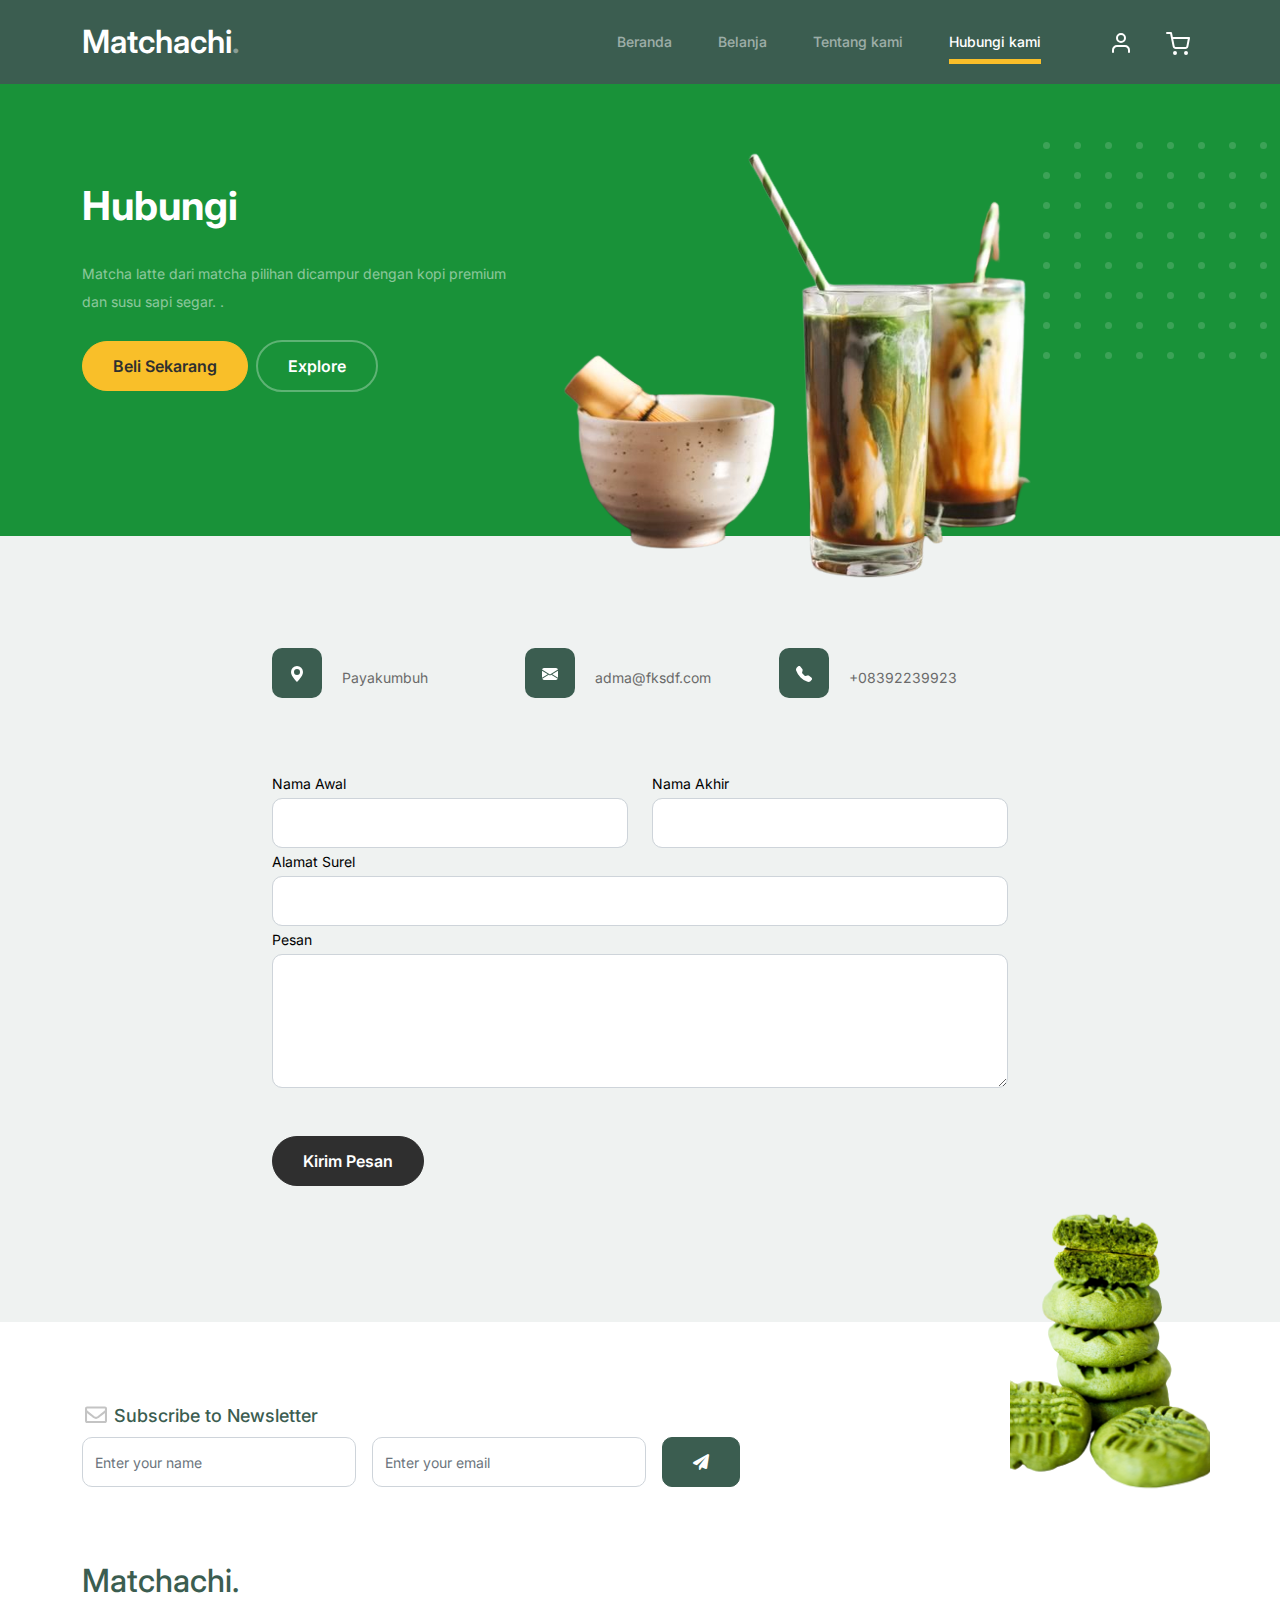
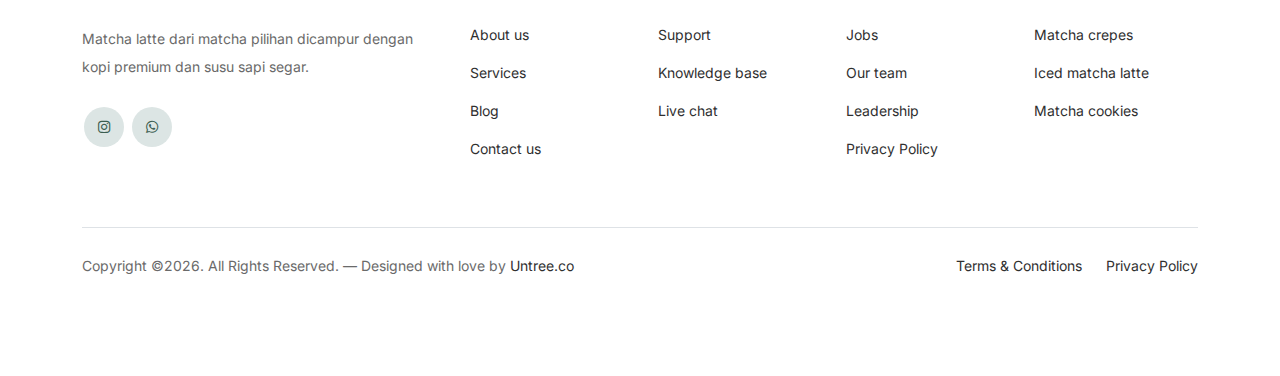
<file: contact.html>
<!-- /*
* Bootstrap 5
* Template Name: Furni
* Template Author: Untree.co
* Template URI: https://untree.co/
* License: https://creativecommons.org/licenses/by/3.0/
*/ -->
<!doctype html>
<html lang="en">
<head>
  <meta charset="utf-8">
  <meta name="viewport" content="width=device-width, initial-scale=1, shrink-to-fit=no">
  <meta name="author" content="Untree.co">
  <link rel="shortcut icon" href="favicon.png">

  <meta name="description" content="" />
  <meta name="keywords" content="bootstrap, bootstrap4" />

		<!-- Bootstrap CSS -->
		<link href="css/bootstrap.min.css" rel="stylesheet">
		<link href="https://cdnjs.cloudflare.com/ajax/libs/font-awesome/6.0.0-beta3/css/all.min.css" rel="stylesheet">
		<link href="css/tiny-slider.css" rel="stylesheet">
		<link href="css/style.css" rel="stylesheet">
		<title>Furni Free Bootstrap 5 Template for Furniture and Interior Design Websites by Untree.co </title>
	</head>

	<body>

		<!-- Start Header/Navigation -->
		<nav class="custom-navbar navbar navbar navbar-expand-md navbar-dark bg-dark" arial-label="Furni navigation bar">

			<div class="container">
				<a class="navbar-brand" href="index.html">Matchachi<span>.</span></a>

				<button class="navbar-toggler" type="button" data-bs-toggle="collapse" data-bs-target="#navbarsFurni" aria-controls="navbarsFurni" aria-expanded="false" aria-label="Toggle navigation">
					<span class="navbar-toggler-icon"></span>
				</button>

				<div class="collapse navbar-collapse" id="navbarsFurni">
					<ul class="custom-navbar-nav navbar-nav ms-auto mb-2 mb-md-0">
						<li class="nav-item">
							<a class="nav-link" href="index.html">Beranda</a>
						</li>
						<li><a class="nav-link" href="shop.html">Belanja</a></li>
						<li><a class="nav-link" href="about.html">Tentang kami</a></li>
						<!-- <li><a class="nav-link" href="services.html">Pelayanan</a></li> -->
						<!-- <li><a class="nav-link" href="blog.html">Blog</a></li> -->
						<li class="active"><a class="nav-link" href="contact.html">Hubungi kami</a></li>
					</ul>

					<ul class="custom-navbar-cta navbar-nav mb-2 mb-md-0 ms-5">
						<li><a class="nav-link" href="#"><img src="images/user.svg"></a></li>
						<li><a class="nav-link" href="cart.html"><img src="images/cart.svg"></a></li>
					</ul>
				</div>
			</div>
				
		</nav>
		<!-- End Header/Navigation -->

		<!-- Start Hero Section -->
			<div class="hero">
				<div class="container">
					<div class="row justify-content-between">
						<div class="col-lg-5">
							<div class="intro-excerpt">
								<h1>Hubungi</h1>
								<p class="mb-4">Matcha latte dari matcha pilihan dicampur dengan kopi premium dan susu sapi segar.


									.</p>
								<p><a href="" class="btn btn-secondary me-2">Beli Sekarang</a><a href="#" class="btn btn-white-outline">Explore</a></p>
							</div>
						</div>
						<div class="col-lg-7">
							<div class="hero-img-wrap">
								<img src="images/iced matcha caramel (1).png" class="img-fluid">
							</div>
						</div>
					</div>
				</div>
			</div>
		<!-- End Hero Section -->

		
		<!-- Start Contact Form -->
		<div class="untree_co-section">
      <div class="container">

        <div class="block">
          <div class="row justify-content-center">


            <div class="col-md-8 col-lg-8 pb-4">


              <div class="row mb-5">
                <div class="col-lg-4">
                  <div  class="service no-shadow align-items-center link horizontal d-flex active" data-aos="fade-left" data-aos-delay="0">
                    <div class="service-icon color-1 mb-4">
                      <svg xmlns="http://www.w3.org/2000/svg" width="16" height="16" fill="currentColor" class="bi bi-geo-alt-fill" viewBox="0 0 16 16">
                        <path d="M8 16s6-5.686 6-10A6 6 0 0 0 2 6c0 4.314 6 10 6 10zm0-7a3 3 0 1 1 0-6 3 3 0 0 1 0 6z"/>
                      </svg>
                    </div> <!-- /.icon -->
                    <div class="service-contents">
                      <p>Payakumbuh</p>
                    </div> <!-- /.service-contents-->
                  </div> <!-- /.service -->
                </div>

                <div class="col-lg-4">
                  <div  class="service no-shadow align-items-center link horizontal d-flex active" data-aos="fade-left" data-aos-delay="0">
                    <div class="service-icon color-1 mb-4">
                      <svg xmlns="http://www.w3.org/2000/svg" width="16" height="16" fill="currentColor" class="bi bi-envelope-fill" viewBox="0 0 16 16">
                        <path d="M.05 3.555A2 2 0 0 1 2 2h12a2 2 0 0 1 1.95 1.555L8 8.414.05 3.555zM0 4.697v7.104l5.803-3.558L0 4.697zM6.761 8.83l-6.57 4.027A2 2 0 0 0 2 14h12a2 2 0 0 0 1.808-1.144l-6.57-4.027L8 9.586l-1.239-.757zm3.436-.586L16 11.801V4.697l-5.803 3.546z"/>
                      </svg>
                    </div> <!-- /.icon -->
                    <div class="service-contents">
                      <p>adma@fksdf.com</p>
                    </div> <!-- /.service-contents-->
                  </div> <!-- /.service -->
                </div>

                <div class="col-lg-4">
                  <div  class="service no-shadow align-items-center link horizontal d-flex active" data-aos="fade-left" data-aos-delay="0">
                    <div class="service-icon color-1 mb-4">
                      <svg xmlns="http://www.w3.org/2000/svg" width="16" height="16" fill="currentColor" class="bi bi-telephone-fill" viewBox="0 0 16 16">
                        <path fill-rule="evenodd" d="M1.885.511a1.745 1.745 0 0 1 2.61.163L6.29 2.98c.329.423.445.974.315 1.494l-.547 2.19a.678.678 0 0 0 .178.643l2.457 2.457a.678.678 0 0 0 .644.178l2.189-.547a1.745 1.745 0 0 1 1.494.315l2.306 1.794c.829.645.905 1.87.163 2.611l-1.034 1.034c-.74.74-1.846 1.065-2.877.702a18.634 18.634 0 0 1-7.01-4.42 18.634 18.634 0 0 1-4.42-7.009c-.362-1.03-.037-2.137.703-2.877L1.885.511z"/>
                      </svg>
                    </div> <!-- /.icon -->
                    <div class="service-contents">
                      <p>+08392239923</p>
                    </div> <!-- /.service-contents-->
                  </div> <!-- /.service -->
                </div>
              </div>

              <form>
                <div class="row">
                  <div class="col-6">
                    <div class="form-group">
                      <label class="text-black" for="fname">Nama Awal</label>
                      <input type="text" class="form-control" id="fname">
                    </div>
                  </div>
                  <div class="col-6">
                    <div class="form-group">
                      <label class="text-black" for="lname">Nama Akhir</label>
                      <input type="text" class="form-control" id="lname">
                    </div>
                  </div>
                </div>
                <div class="form-group">
                  <label class="text-black" for="email">Alamat Surel</label>
                  <input type="email" class="form-control" id="email">
                </div>

                <div class="form-group mb-5">
                  <label class="text-black" for="message">Pesan</label>
                  <textarea name="" class="form-control" id="message" cols="30" rows="5"></textarea>
                </div>

                <button type="submit" class="btn btn-primary-hover-outline">Kirim Pesan</button>
              </form>

            </div>

          </div>

        </div>

      </div>


    </div>
  </div>

  <!-- End Contact Form -->

		

		<!-- Start Footer Section -->
		<footer class="footer-section">
			<div class="container relative">

				<div class="sofa-img">
					<img src="images/matcha cookie.png" alt="Image" class="img-fluid" width="200">
				</div>

				<div class="row">
					<div class="col-lg-8">
						<div class="subscription-form">
							<h3 class="d-flex align-items-center"><span class="me-1"><img src="images/envelope-outline.svg" alt="Image" class="img-fluid"></span><span>Subscribe to Newsletter</span></h3>

							<form action="#" class="row g-3">
								<div class="col-auto">
									<input type="text" class="form-control" placeholder="Enter your name">
								</div>
								<div class="col-auto">
									<input type="email" class="form-control" placeholder="Enter your email">
								</div>
								<div class="col-auto">
									<button class="btn btn-primary">
										<span class="fa fa-paper-plane"></span>
									</button>
								</div>
							</form>

						</div>
					</div>
				</div>

				<div class="row g-5 mb-5">
					<div class="col-lg-4">
						<div class="mb-4 footer-logo-wrap"><a href="#" class="footer-logo">Matchachi<span>.</span></a></div>
						<p class="mb-4">Matcha latte dari matcha pilihan dicampur dengan kopi premium dan susu sapi segar.


						</p>

						<ul class="list-unstyled custom-social">
							<!-- <li><a href="#"><span class="fa fa-brands fa-facebook-f"></span></a></li> -->
							<!-- <li><a href="#"><span class="fa fa-brands fa-twitter"></span></a></li> -->
							<li><a href="https://www.instagram.com/just.alika.here/?hl=id"><span class="fa fa-brands fa-instagram"></span></a></li>
							<li><a href="https://wa.me/082171096416?text=Hallo%20Alika"><span class="fa fa-brands fa-whatsapp"></span></a></li>
						</ul>
					</div>

					<div class="col-lg-8">
						<div class="row links-wrap">
							<div class="col-6 col-sm-6 col-md-3">
								<ul class="list-unstyled">
									<li><a href="#">About us</a></li>
									<li><a href="#">Services</a></li>
									<li><a href="#">Blog</a></li>
									<li><a href="#">Contact us</a></li>
								</ul>
							</div>

							<div class="col-6 col-sm-6 col-md-3">
								<ul class="list-unstyled">
									<li><a href="#">Support</a></li>
									<li><a href="#">Knowledge base</a></li>
									<li><a href="#">Live chat</a></li>
								</ul>
							</div>

							<div class="col-6 col-sm-6 col-md-3">
								<ul class="list-unstyled">
									<li><a href="#">Jobs</a></li>
									<li><a href="#">Our team</a></li>
									<li><a href="#">Leadership</a></li>
									<li><a href="#">Privacy Policy</a></li>
								</ul>
							</div>

							<div class="col-6 col-sm-6 col-md-3">
								<ul class="list-unstyled">
									<li><a href="#">Matcha crepes</a></li>
									<li><a href="#">Iced matcha latte</a></li>
									<li><a href="#">Matcha cookies</a></li>
								</ul>
							</div>
						</div>
					</div>

				</div>

				<div class="border-top copyright">
					<div class="row pt-4">
						<div class="col-lg-6">
							<p class="mb-2 text-center text-lg-start">Copyright &copy;<script>document.write(new Date().getFullYear());</script>. All Rights Reserved. &mdash; Designed with love by <a href="https://untree.co">Untree.co</a> <!-- License information: https://untree.co/license/ -->
            </p>
						</div>

						<div class="col-lg-6 text-center text-lg-end">
							<ul class="list-unstyled d-inline-flex ms-auto">
								<li class="me-4"><a href="#">Terms &amp; Conditions</a></li>
								<li><a href="#">Privacy Policy</a></li>
							</ul>
						</div>

					</div>
				</div>

			</div>
		</footer>
		<!-- End Footer Section -->	


		<script src="js/bootstrap.bundle.min.js"></script>
		<script src="js/tiny-slider.js"></script>
		<script src="js/custom.js"></script>
	</body>

</html>
</file>
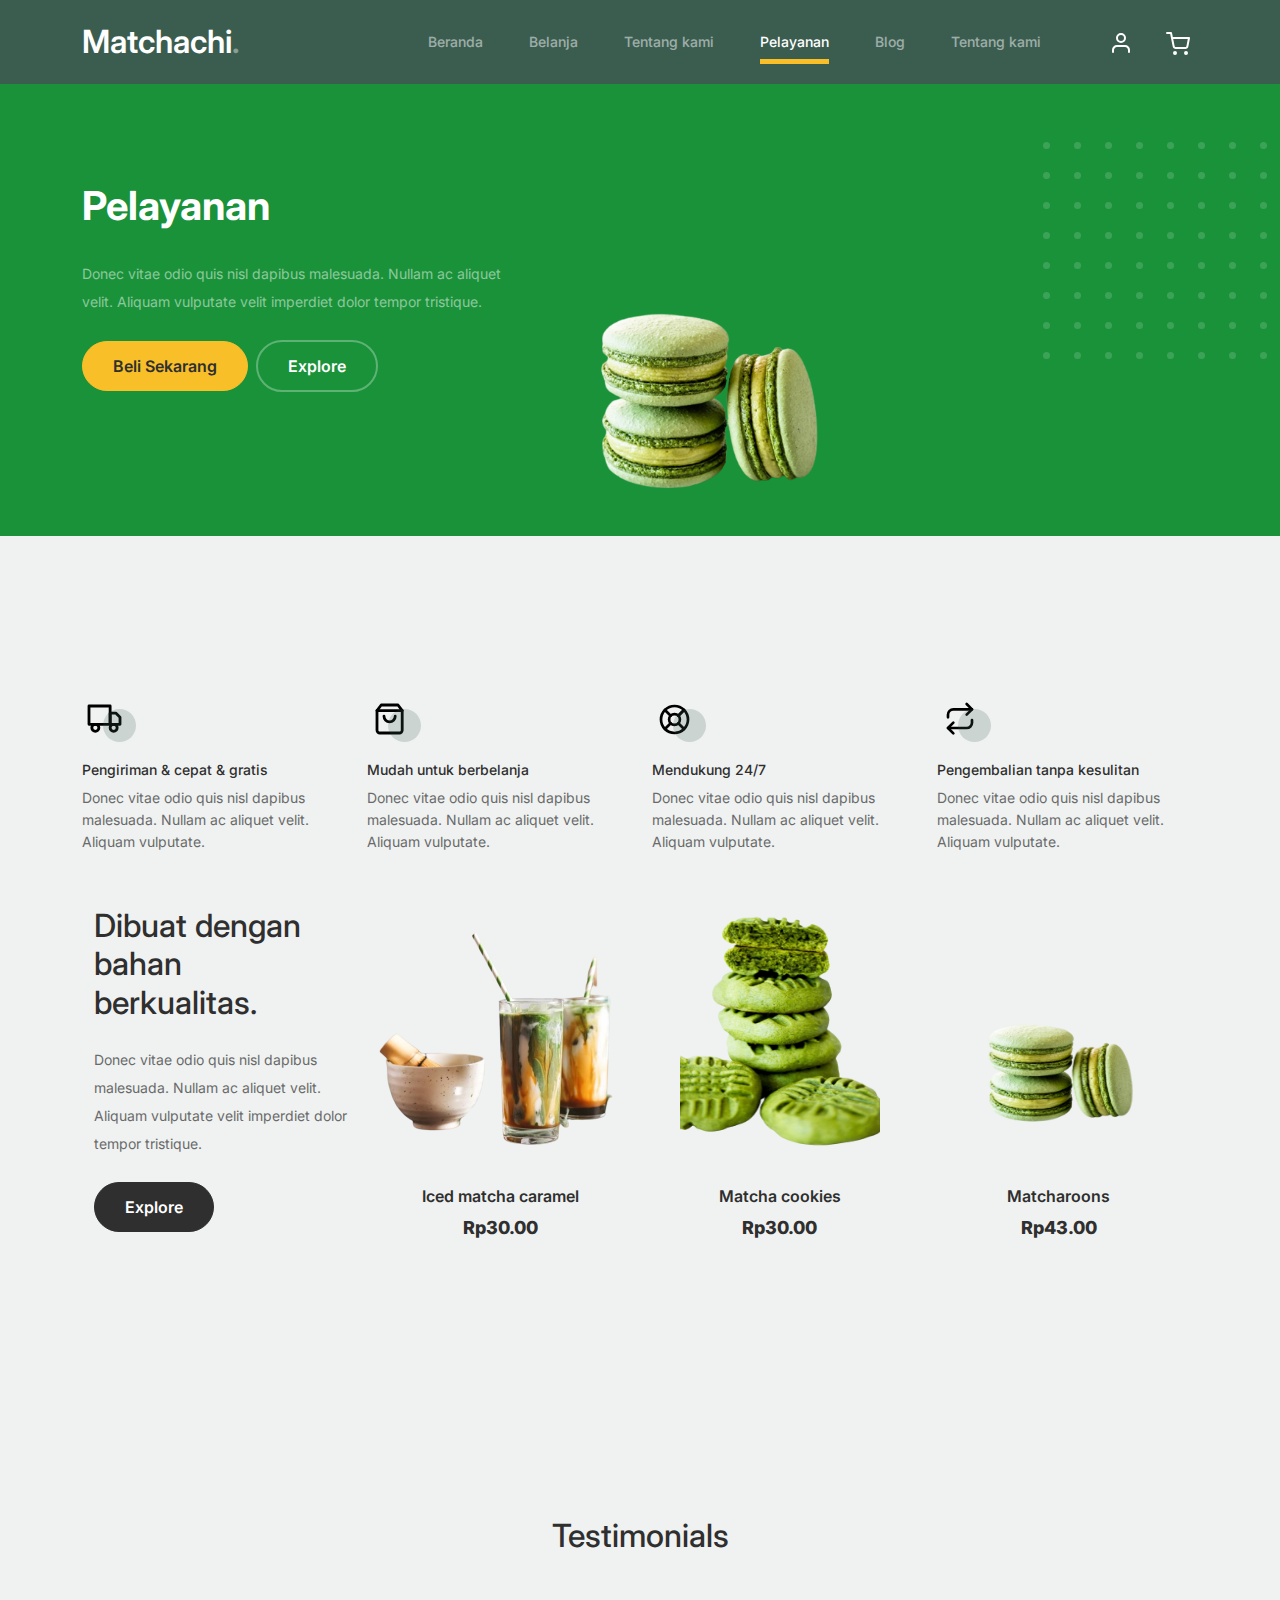
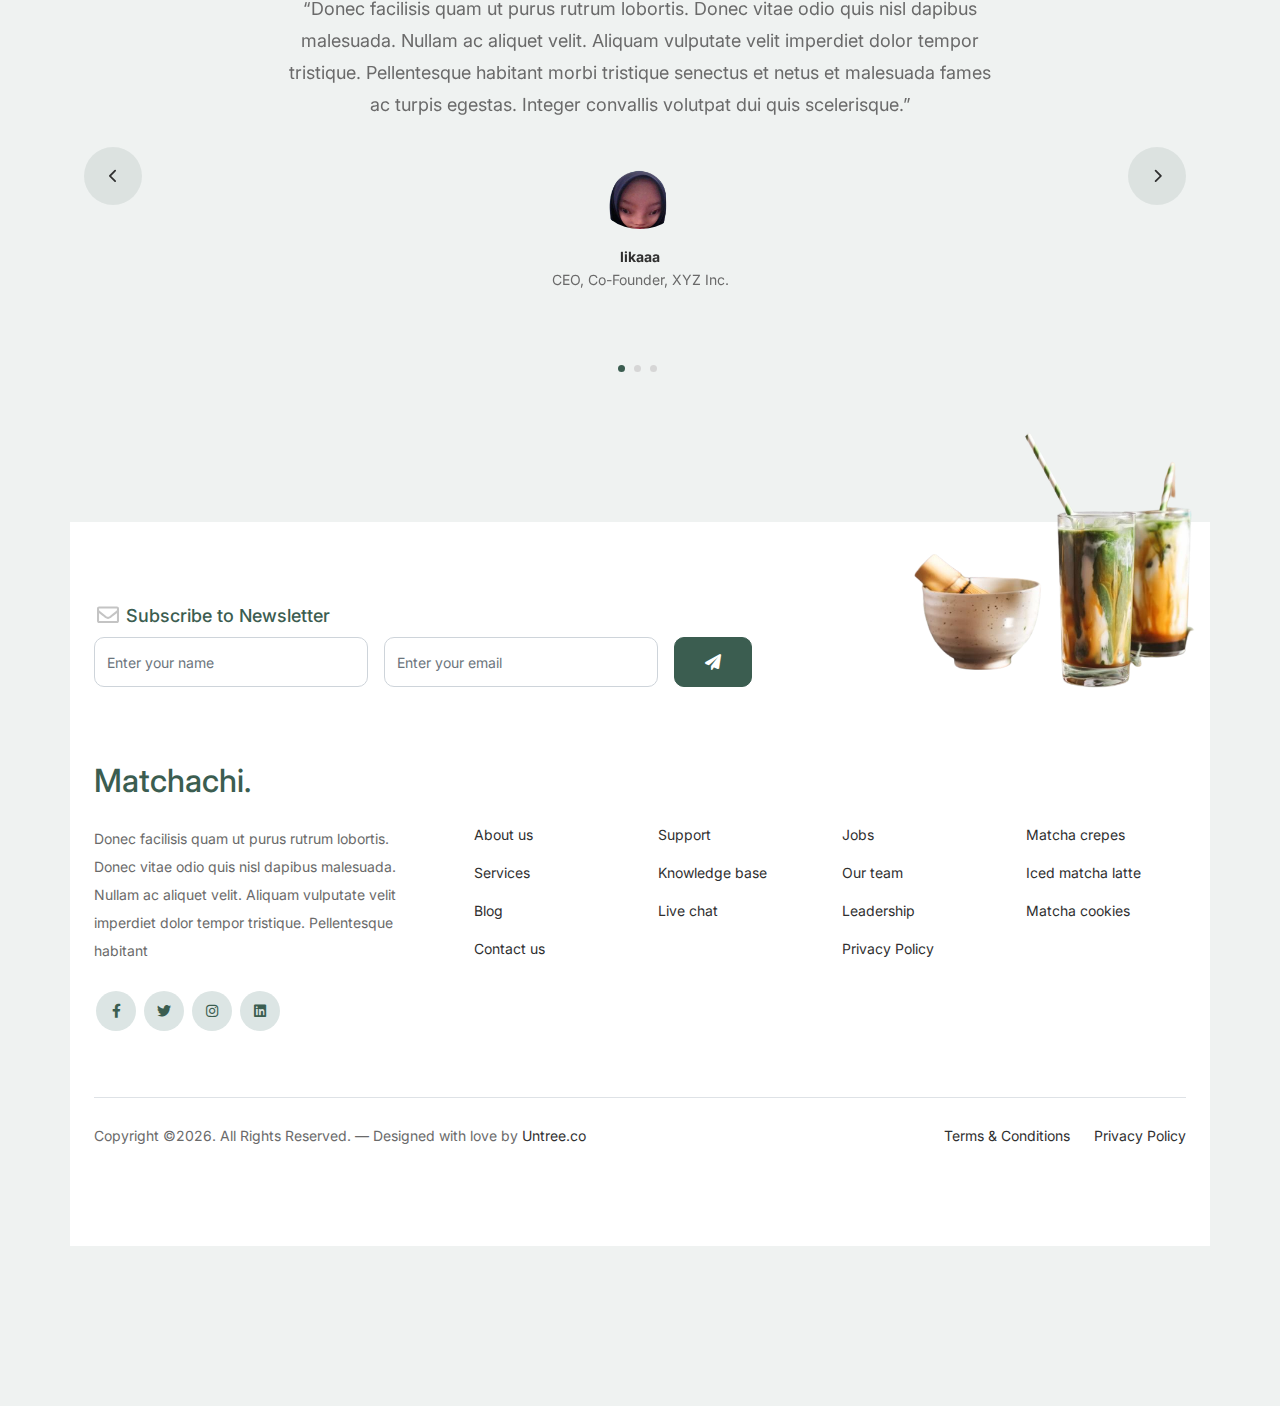
<file: services.html>
<!-- /*
* Bootstrap 5
* Template Name: Furni
* Template Author: Untree.co
* Template URI: https://untree.co/
* License: https://creativecommons.org/licenses/by/3.0/
*/ -->
<!doctype html>
<html lang="en">
<head>
  <meta charset="utf-8">
  <meta name="viewport" content="width=device-width, initial-scale=1, shrink-to-fit=no">
  <meta name="author" content="Untree.co">
  <link rel="shortcut icon" href="favicon.png">

  <meta name="description" content="" />
  <meta name="keywords" content="bootstrap, bootstrap4" />

		<!-- Bootstrap CSS -->
		<link href="css/bootstrap.min.css" rel="stylesheet">
		<link href="https://cdnjs.cloudflare.com/ajax/libs/font-awesome/6.0.0-beta3/css/all.min.css" rel="stylesheet">
		<link href="css/tiny-slider.css" rel="stylesheet">
		<link href="css/style.css" rel="stylesheet">
		<title>Furni Free Bootstrap 5 Template for Furniture and Interior Design Websites by Untree.co </title>
	</head>

	<body>

		<!-- Start Header/Navigation -->
		<nav class="custom-navbar navbar navbar navbar-expand-md navbar-dark bg-dark" arial-label="Furni navigation bar">

			<div class="container">
				<a class="navbar-brand" href="index.html">Matchachi<span>.</span></a>

				<button class="navbar-toggler" type="button" data-bs-toggle="collapse" data-bs-target="#navbarsFurni" aria-controls="navbarsFurni" aria-expanded="false" aria-label="Toggle navigation">
					<span class="navbar-toggler-icon"></span>
				</button>

				<div class="collapse navbar-collapse" id="navbarsFurni">
					<ul class="custom-navbar-nav navbar-nav ms-auto mb-2 mb-md-0">
						<li class="nav-item">
							<a class="nav-link" href="index.html">Beranda</a>
						</li>
						<li><a class="nav-link" href="shop.html">Belanja</a></li>
						<li><a class="nav-link" href="about.html">Tentang kami</a></li>
						<li class="active"><a class="nav-link" href="services.html">Pelayanan</a></li>
						<li><a class="nav-link" href="blog.html">Blog</a></li>
						<li><a class="nav-link" href="contact.html">Tentang kami</a></li>
					</ul>

					<ul class="custom-navbar-cta navbar-nav mb-2 mb-md-0 ms-5">
						<li><a class="nav-link" href="#"><img src="images/user.svg"></a></li>
						<li><a class="nav-link" href="cart.html"><img src="images/cart.svg"></a></li>
					</ul>
				</div>
			</div>
				
		</nav>
		<!-- End Header/Navigation -->

		<!-- Start Hero Section -->
			<div class="hero">
				<div class="container">
					<div class="row justify-content-between">
						<div class="col-lg-5">
							<div class="intro-excerpt">
								<h1>Pelayanan</h1>
								<p class="mb-4">Donec vitae odio quis nisl dapibus malesuada. Nullam ac aliquet velit. Aliquam vulputate velit imperdiet dolor tempor tristique.</p>
								<p><a href="" class="btn btn-secondary me-2">Beli Sekarang</a><a href="#" class="btn btn-white-outline">Explore</a></p>
							</div>
						</div>
						<div class="col-lg-7">
							<div class="hero-img-wrap">
								<img src="images/matcharoons.png" class="img-fluid" width="300">
							</div>
						</div>
					</div>
				</div>
			</div>
		<!-- End Hero Section -->

		

		<!-- Start Why Choose Us Section -->
		<div class="why-choose-section">
			<div class="container">
				
				
				<div class="row my-5">
					<div class="col-6 col-md-6 col-lg-3 mb-4">
						<div class="feature">
							<div class="icon">
								<img src="images/truck.svg" alt="Image" class="imf-fluid">
							</div>
							<h3>Pengiriman &amp; cepat & gratis</h3>
							<p>Donec vitae odio quis nisl dapibus malesuada. Nullam ac aliquet velit. Aliquam vulputate.</p>
						</div>
					</div>

					<div class="col-6 col-md-6 col-lg-3 mb-4">
						<div class="feature">
							<div class="icon">
								<img src="images/bag.svg" alt="Image" class="imf-fluid">
							</div>
							<h3>Mudah untuk berbelanja</h3>
							<p>Donec vitae odio quis nisl dapibus malesuada. Nullam ac aliquet velit. Aliquam vulputate.</p>
						</div>
					</div>

					<div class="col-6 col-md-6 col-lg-3 mb-4">
						<div class="feature">
							<div class="icon">
								<img src="images/support.svg" alt="Image" class="imf-fluid">
							</div>
							<h3>Mendukung 24/7</h3>
							<p>Donec vitae odio quis nisl dapibus malesuada. Nullam ac aliquet velit. Aliquam vulputate.</p>
						</div>
					</div>

					<div class="col-6 col-md-6 col-lg-3 mb-4">
						<div class="feature">
							<div class="icon">
								<img src="images/return.svg" alt="Image" class="imf-fluid">
							</div>
							<h3>Pengembalian tanpa kesulitan</h3>
							<p>Donec vitae odio quis nisl dapibus malesuada. Nullam ac aliquet velit. Aliquam vulputate.</p>
						</div>
					</div>

					<!-- <div class="col-6 col-md-6 col-lg-3 mb-4">
						<div class="feature">
							<div class="icon">
								<img src="images/truck.svg" alt="Image" class="imf-fluid">
							</div>
							<h3>Fast &amp; Free Shipping</h3>
							<p>Donec vitae odio quis nisl dapibus malesuada. Nullam ac aliquet velit. Aliquam vulputate.</p>
						</div>
					</div>

					<div class="col-6 col-md-6 col-lg-3 mb-4">
						<div class="feature">
							<div class="icon">
								<img src="images/bag.svg" alt="Image" class="imf-fluid">
							</div>
							<h3>Easy to Shop</h3>
							<p>Donec vitae odio quis nisl dapibus malesuada. Nullam ac aliquet velit. Aliquam vulputate.</p>
						</div>
					</div>

					<div class="col-6 col-md-6 col-lg-3 mb-4">
						<div class="feature">
							<div class="icon">
								<img src="images/support.svg" alt="Image" class="imf-fluid">
							</div>
							<h3>24/7 Support</h3>
							<p>Donec vitae odio quis nisl dapibus malesuada. Nullam ac aliquet velit. Aliquam vulputate.</p>
						</div>
					</div>

					<div class="col-6 col-md-6 col-lg-3 mb-4">
						<div class="feature">
							<div class="icon">
								<img src="images/return.svg" alt="Image" class="imf-fluid">
							</div>
							<h3>Hassle Free Returns</h3>
							<p>Donec vitae odio quis nisl dapibus malesuada. Nullam ac aliquet velit. Aliquam vulputate.</p>
						</div>
					</div>

				</div>
			
			</div>
		</div> -->
		<!-- End Why Choose Us Section -->

		<!-- Start Product Section -->
		<div class="product-section pt-0">
			<div class="container">
				<div class="row">

					<!-- Start Column 1 -->
					<div class="col-md-12 col-lg-3 mb-5 mb-lg-0">
						<h2 class="mb-4 section-title">Dibuat dengan bahan berkualitas.</h2>
						<p class="mb-4">Donec vitae odio quis nisl dapibus malesuada. Nullam ac aliquet velit. Aliquam vulputate velit imperdiet dolor tempor tristique. </p>
						<p><a href="#" class="btn">Explore</a></p>
					</div> 
					<!-- End Column 1 -->

					<!-- Start Column 2 -->
					<div class="col-12 col-md-4 col-lg-3 mb-5 mb-md-0">
						<a class="product-item" href="#">
							<img src="images/iced matcha caramel (1).png" class="img-fluid product-thumbnail">
							<h3 class="product-title">Iced matcha caramel</h3>
							<strong class="product-price">Rp30.00</strong>

							<span class="icon-cross">
								<img src="images/cross.svg" class="img-fluid">
							</span>
						</a>
					</div> 
					<!-- End Column 2 -->

					<!-- Start Column 3 -->
					<div class="col-12 col-md-4 col-lg-3 mb-5 mb-md-0">
						<a class="product-item" href="#">
							<img src="images/matcha cookie.png" class="img-fluid product-thumbnail">
							<h3 class="product-title">Matcha cookies</h3>
							<strong class="product-price">Rp30.00</strong>

							<span class="icon-cross">
								<img src="images/cross.svg" class="img-fluid">
							</span>
						</a>
					</div>
					<!-- End Column 3 -->

					<!-- Start Column 4 -->
					<div class="col-12 col-md-4 col-lg-3 mb-5 mb-md-0">
						<a class="product-item" href="#">
							<img src="images/matcharoons.png" class="img-fluid product-thumbnail">
							<h3 class="product-title">Matcharoons</h3>
							<strong class="product-price">Rp43.00</strong>

							<span class="icon-cross">
								<img src="images/cross.svg" class="img-fluid">
							</span>
						</a>
					</div>
					<!-- End Column 4 -->

				</div>
			</div>
		</div>
		<!-- End Product Section -->

		

		<!-- Start Testimonial Slider -->
		<div class="testimonial-section before-footer-section">
			<div class="container">
				<div class="row">
					<div class="col-lg-7 mx-auto text-center">
						<h2 class="section-title">Testimonials</h2>
					</div>
				</div>

				<div class="row justify-content-center">
					<div class="col-lg-12">
						<div class="testimonial-slider-wrap text-center">

							<div id="testimonial-nav">
								<span class="prev" data-controls="prev"><span class="fa fa-chevron-left"></span></span>
								<span class="next" data-controls="next"><span class="fa fa-chevron-right"></span></span>
							</div>

							<div class="testimonial-slider">
								
								<div class="item">
									<div class="row justify-content-center">
										<div class="col-lg-8 mx-auto">

											<div class="testimonial-block text-center">
												<blockquote class="mb-5">
													<p>&ldquo;Donec facilisis quam ut purus rutrum lobortis. Donec vitae odio quis nisl dapibus malesuada. Nullam ac aliquet velit. Aliquam vulputate velit imperdiet dolor tempor tristique. Pellentesque habitant morbi tristique senectus et netus et malesuada fames ac turpis egestas. Integer convallis volutpat dui quis scelerisque.&rdquo;</p>
												</blockquote>

												<div class="author-info">
													<div class="author-pic">
														<img src="images/lika2.png" alt="Maria Jones" class="img-fluid">
													</div>
													<h3 class="font-weight-bold">likaaa</h3>
													<span class="position d-block mb-3">CEO, Co-Founder, XYZ Inc.</span>
												</div>
											</div>

										</div>
									</div>
								</div> 
								<!-- END item -->

								<div class="item">
									<div class="row justify-content-center">
										<div class="col-lg-8 mx-auto">

											<div class="testimonial-block text-center">
												<blockquote class="mb-5">
													<p>&ldquo;Donec facilisis quam ut purus rutrum lobortis. Donec vitae odio quis nisl dapibus malesuada. Nullam ac aliquet velit. Aliquam vulputate velit imperdiet dolor tempor tristique. Pellentesque habitant morbi tristique senectus et netus et malesuada fames ac turpis egestas. Integer convallis volutpat dui quis scelerisque.&rdquo;</p>
												</blockquote>

												<div class="author-info">
													<div class="author-pic">
														<img src="images/person-1.png" alt="Maria Jones" class="img-fluid">
													</div>
													<h3 class="font-weight-bold">Maria Jones</h3>
													<span class="position d-block mb-3">CEO, Co-Founder, XYZ Inc.</span>
												</div>
											</div>

										</div>
									</div>
								</div> 
								<!-- END item -->

								<div class="item">
									<div class="row justify-content-center">
										<div class="col-lg-8 mx-auto">

											<div class="testimonial-block text-center">
												<blockquote class="mb-5">
													<p>&ldquo;Donec facilisis quam ut purus rutrum lobortis. Donec vitae odio quis nisl dapibus malesuada. Nullam ac aliquet velit. Aliquam vulputate velit imperdiet dolor tempor tristique. Pellentesque habitant morbi tristique senectus et netus et malesuada fames ac turpis egestas. Integer convallis volutpat dui quis scelerisque.&rdquo;</p>
												</blockquote>

												<div class="author-info">
													<div class="author-pic">
														<img src="images/person_1.jpg" alt="Maria Jones" class="img-fluid">
													</div>
													<h3 class="font-weight-bold">Jaenudin</h3>
													<span class="position d-block mb-3">CEO, Co-Founder, XYZ Inc.</span>
												</div>
											</div>

										</div>
									</div>
								</div> 
								<!-- END item -->

							</div>

						</div>
					</div>
				</div>
			</div>
		</div>
		<!-- End Testimonial Slider -->

		

		<!-- Start Footer Section -->
		<footer class="footer-section">
			<div class="container relative">

				<div class="sofa-img">
					<img src="images/iced matcha caramel (1).png" alt="Image" class="img-fluid" width="300">
				</div>

				<div class="row">
					<div class="col-lg-8">
						<div class="subscription-form">
							<h3 class="d-flex align-items-center"><span class="me-1"><img src="images/envelope-outline.svg" alt="Image" class="img-fluid"></span><span>Subscribe to Newsletter</span></h3>

							<form action="#" class="row g-3">
								<div class="col-auto">
									<input type="text" class="form-control" placeholder="Enter your name">
								</div>
								<div class="col-auto">
									<input type="email" class="form-control" placeholder="Enter your email">
								</div>
								<div class="col-auto">
									<button class="btn btn-primary">
										<span class="fa fa-paper-plane"></span>
									</button>
								</div>
							</form>

						</div>
					</div>
				</div>

				<div class="row g-5 mb-5">
					<div class="col-lg-4">
						<div class="mb-4 footer-logo-wrap"><a href="#" class="footer-logo">Matchachi<span>.</span></a></div>
						<p class="mb-4">Donec facilisis quam ut purus rutrum lobortis. Donec vitae odio quis nisl dapibus malesuada. Nullam ac aliquet velit. Aliquam vulputate velit imperdiet dolor tempor tristique. Pellentesque habitant</p>

						<ul class="list-unstyled custom-social">
							<li><a href="#"><span class="fa fa-brands fa-facebook-f"></span></a></li>
							<li><a href="#"><span class="fa fa-brands fa-twitter"></span></a></li>
							<li><a href="#"><span class="fa fa-brands fa-instagram"></span></a></li>
							<li><a href="#"><span class="fa fa-brands fa-linkedin"></span></a></li>
						</ul>
					</div>

					<div class="col-lg-8">
						<div class="row links-wrap">
							<div class="col-6 col-sm-6 col-md-3">
								<ul class="list-unstyled">
									<li><a href="#">About us</a></li>
									<li><a href="#">Services</a></li>
									<li><a href="#">Blog</a></li>
									<li><a href="#">Contact us</a></li>
								</ul>
							</div>

							<div class="col-6 col-sm-6 col-md-3">
								<ul class="list-unstyled">
									<li><a href="#">Support</a></li>
									<li><a href="#">Knowledge base</a></li>
									<li><a href="#">Live chat</a></li>
								</ul>
							</div>

							<div class="col-6 col-sm-6 col-md-3">
								<ul class="list-unstyled">
									<li><a href="#">Jobs</a></li>
									<li><a href="#">Our team</a></li>
									<li><a href="#">Leadership</a></li>
									<li><a href="#">Privacy Policy</a></li>
								</ul>
							</div>

							<div class="col-6 col-sm-6 col-md-3">
								<ul class="list-unstyled">
									<li><a href="#">Matcha crepes</a></li>
									<li><a href="#">Iced matcha latte</a></li>
									<li><a href="#">Matcha cookies</a></li>
								</ul>
							</div>
						</div>
					</div>

				</div>

				<div class="border-top copyright">
					<div class="row pt-4">
						<div class="col-lg-6">
							<p class="mb-2 text-center text-lg-start">Copyright &copy;<script>document.write(new Date().getFullYear());</script>. All Rights Reserved. &mdash; Designed with love by <a href="https://untree.co">Untree.co</a> <!-- License information: https://untree.co/license/ -->
            </p>
						</div>

						<div class="col-lg-6 text-center text-lg-end">
							<ul class="list-unstyled d-inline-flex ms-auto">
								<li class="me-4"><a href="#">Terms &amp; Conditions</a></li>
								<li><a href="#">Privacy Policy</a></li>
							</ul>
						</div>

					</div>
				</div>

			</div>
		</footer>
		<!-- End Footer Section -->	


		<script src="js/bootstrap.bundle.min.js"></script>
		<script src="js/tiny-slider.js"></script>
		<script src="js/custom.js"></script>
	</body>

</html>
</file>
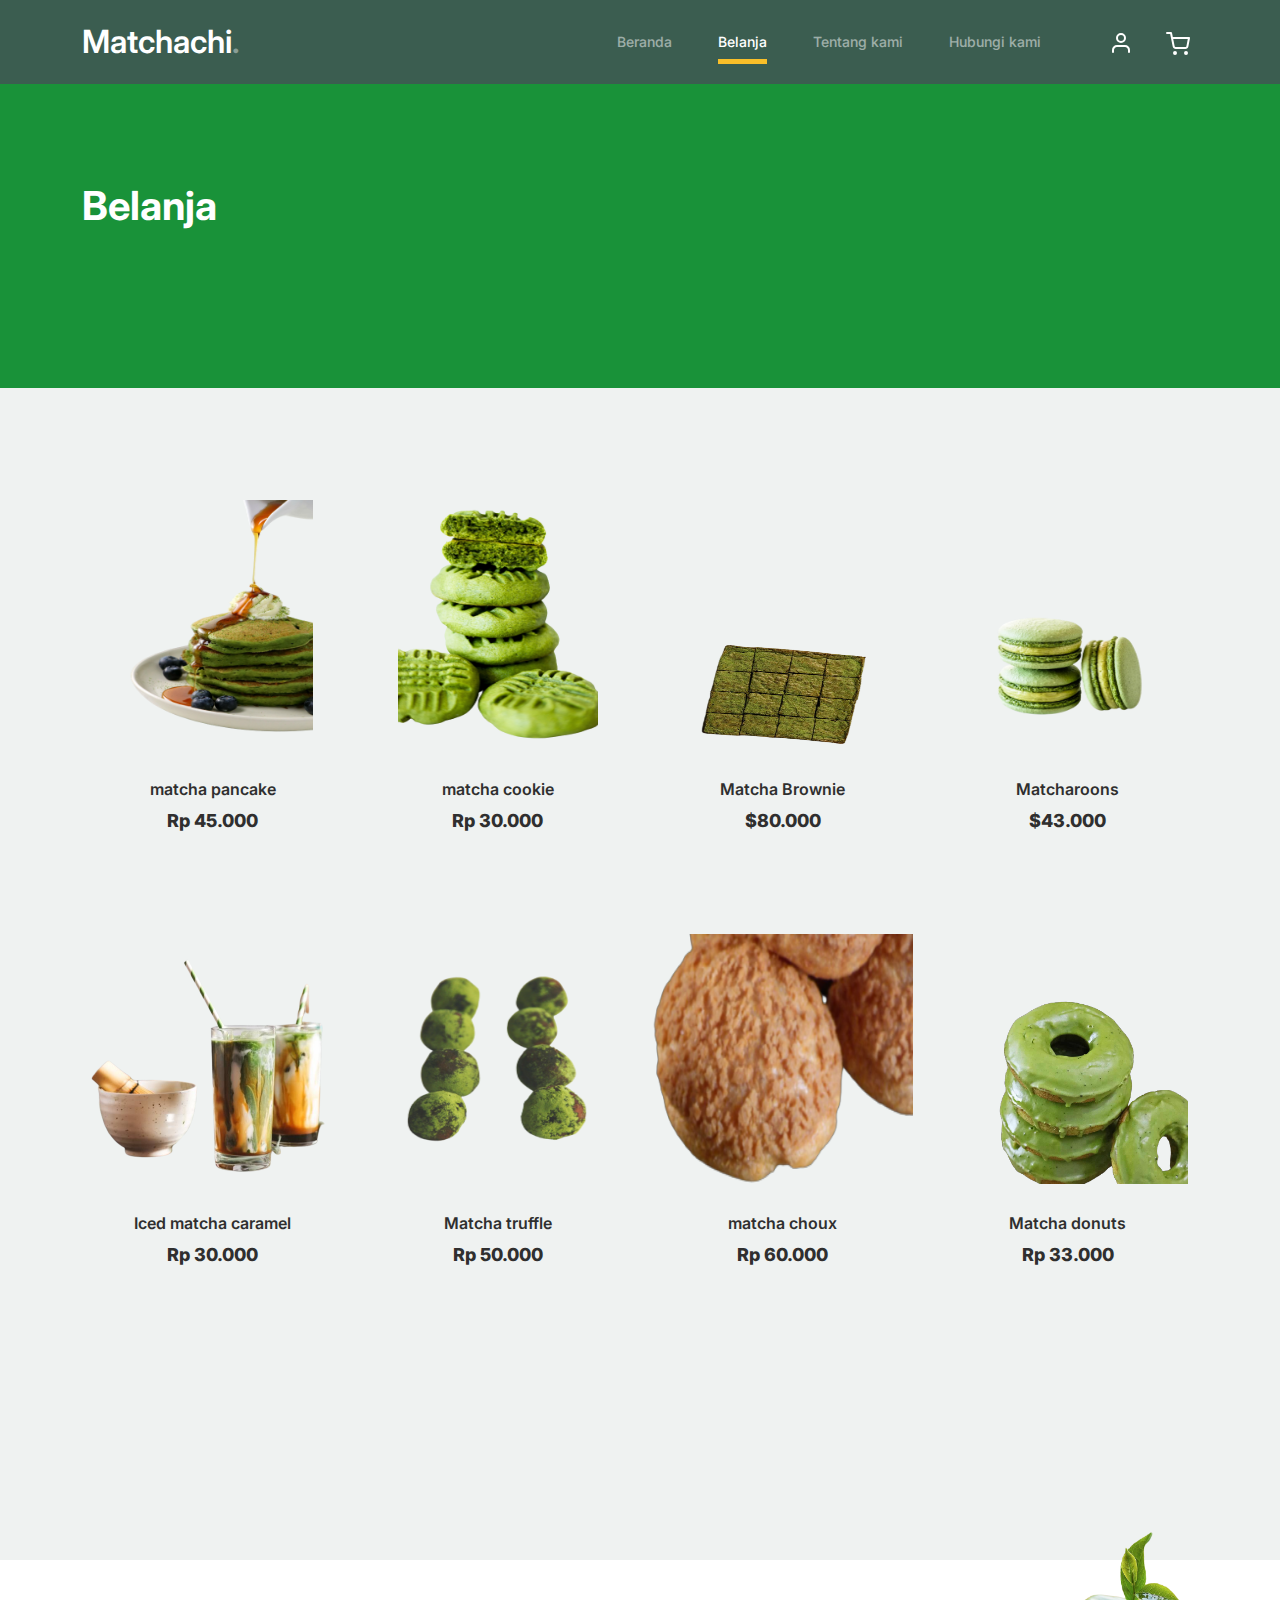
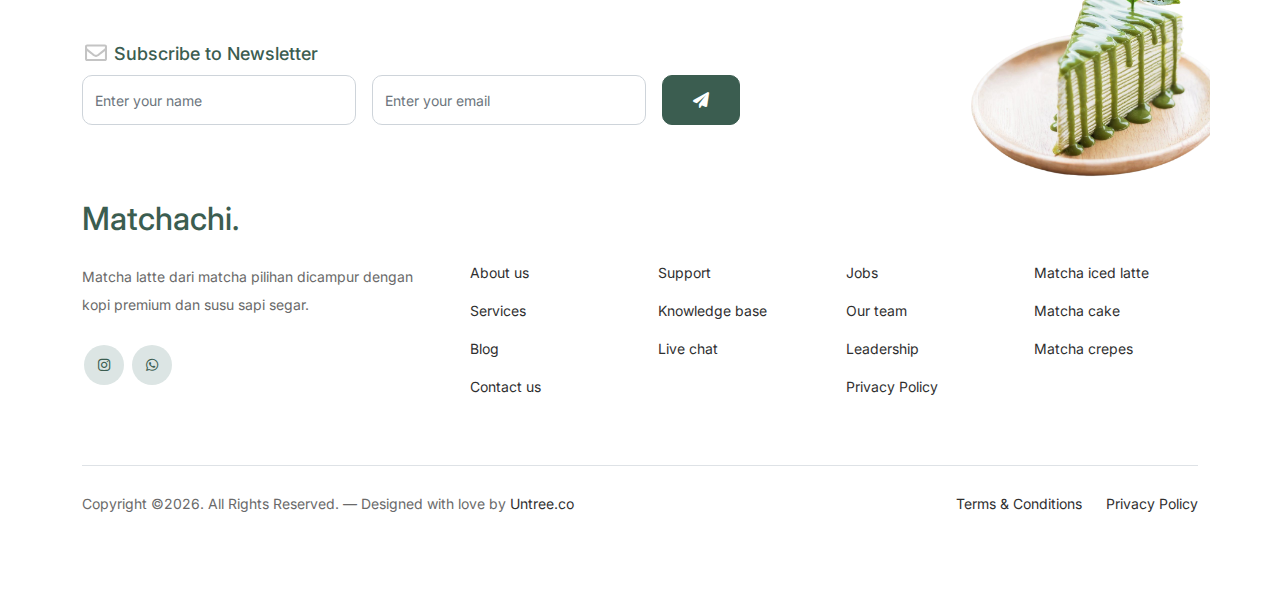
<file: shop.html>
<!-- /*
* Bootstrap 5
* Template Name: Furni
* Template Author: Untree.co
* Template URI: https://untree.co/
* License: https://creativecommons.org/licenses/by/3.0/
*/ -->
<!doctype html>
<html lang="en">
<head>
  <meta charset="utf-8">
  <meta name="viewport" content="width=device-width, initial-scale=1, shrink-to-fit=no">
  <meta name="author" content="Untree.co">
  <link rel="shortcut icon" href="favicon.png">

  <meta name="description" content="" />
  <meta name="keywords" content="bootstrap, bootstrap4" />

		<!-- Bootstrap CSS -->
		<link href="css/bootstrap.min.css" rel="stylesheet">
		<link href="https://cdnjs.cloudflare.com/ajax/libs/font-awesome/6.0.0-beta3/css/all.min.css" rel="stylesheet">
		<link href="css/tiny-slider.css" rel="stylesheet">
		<link href="css/style.css" rel="stylesheet">
		<title>Furni Free Bootstrap 5 Template for Furniture and Interior Design Websites by Untree.co </title>
	</head>

	<body>

		<!-- Start Header/Navigation -->
		<nav class="custom-navbar navbar navbar navbar-expand-md navbar-dark bg-dark" arial-label="Furni navigation bar">

			<div class="container">
				<a class="navbar-brand" href="index.html">Matchachi<span>.</span></a>

				<button class="navbar-toggler" type="button" data-bs-toggle="collapse" data-bs-target="#navbarsFurni" aria-controls="navbarsFurni" aria-expanded="false" aria-label="Toggle navigation">
					<span class="navbar-toggler-icon"></span>
				</button>

				<div class="collapse navbar-collapse" id="navbarsFurni">
					<ul class="custom-navbar-nav navbar-nav ms-auto mb-2 mb-md-0">
						<li class="nav-item ">
							<a class="nav-link" href="index.html">Beranda</a>
						</li>
						<li class="active"><a class="nav-link" href="shop.html">Belanja</a></li>
						<li><a class="nav-link" href="about.html">Tentang kami</a></li>
						<!-- <li><a class="nav-link" href="services.html">Pelayanan</a></li> -->
						<!-- <li><a class="nav-link" href="blog.html">Blog</a></li> -->
						<li><a class="nav-link" href="contact.html">Hubungi kami</a></li>
					</ul>

					<ul class="custom-navbar-cta navbar-nav mb-2 mb-md-0 ms-5">
						<li><a class="nav-link" href="#"><img src="images/user.svg"></a></li>
						<li><a class="nav-link" href="cart.html"><img src="images/cart.svg"></a></li>
					</ul>
				</div>
			</div>
				
		</nav>
		<!-- End Header/Navigation -->

		<!-- Start Hero Section -->
			<div class="hero">
				<div class="container">
					<div class="row justify-content-between">
						<div class="col-lg-5">
							<div class="intro-excerpt">
								<h1>Belanja</h1>
							</div>
						</div>
						<div class="col-lg-7">
							
						</div>
					</div>
				</div>
			</div>
		<!-- End Hero Section -->

		

		<div class="untree_co-section product-section before-footer-section">
		    <div class="container">
		      	<div class="row">

		      		<!-- Start Column 1 -->
					<div class="col-12 col-md-4 col-lg-3 mb-5">
						<a class="product-item" href="#">
							<img src="images/pancake.png" class="img-fluid product-thumbnail">
							<h3 class="product-title">matcha pancake</h3>
							<strong class="product-price">Rp 45.000</strong>

							<span class="icon-cross">
								<img src="images/cross.svg" class="img-fluid">
							</span>
						</a>
					</div> 
					<!-- End Column 1 -->
						
					<!-- Start Column 2 -->
					<div class="col-12 col-md-4 col-lg-3 mb-5">
						<a class="product-item" href="#">
							<img src="images/matcha cookie.png" class="img-fluid product-thumbnail">
							<h3 class="product-title">matcha cookie</h3>
							<strong class="product-price">Rp 30.000</strong>

							<span class="icon-cross">
								<img src="images/cross.svg" class="img-fluid">
							</span>
						</a>
					</div> 
					<!-- End Column 2 -->

					<!-- Start Column 3 -->
					<div class="col-12 col-md-4 col-lg-3 mb-5">
						<a class="product-item" href="#">
							<img src="images/matcha brownie.png" class="img-fluid product-thumbnail">
							<h3 class="product-title">Matcha Brownie</h3>
							<strong class="product-price">$80.000</strong>

							<span class="icon-cross">
								<img src="images/cross.svg" class="img-fluid">
							</span>
						</a>
					</div>
					<!-- End Column 3 -->

					<!-- Start Column 4 -->
					<div class="col-12 col-md-4 col-lg-3 mb-5">
						<a class="product-item" href="#">
							<img src="images/matcharoons.png" class="img-fluid product-thumbnail">
							<h3 class="product-title">Matcharoons</h3>
							<strong class="product-price">$43.000</strong>

							<span class="icon-cross">
								<img src="images/cross.svg" class="img-fluid">
							</span>
						</a>
					</div>
					<!-- End Column 4 -->


					<!-- Start Column 1 -->
					<div class="col-12 col-md-4 col-lg-3 mb-5">
						<a class="product-item" href="#">
							<img src="images/iced matcha caramel (1).png" class="img-fluid product-thumbnail">
							<h3 class="product-title">Iced matcha caramel</h3>
							<strong class="product-price">Rp 30.000</strong>

							<span class="icon-cross">
								<img src="images/cross.svg" class="img-fluid">
							</span>
						</a>
					</div> 
					<!-- End Column 1 -->
						
					<!-- Start Column 2 -->
					<div class="col-12 col-md-4 col-lg-3 mb-5">
						<a class="product-item" href="#">
							<img src="images/truffle matcha.png" class="img-fluid product-thumbnail">
							<h3 class="product-title">Matcha truffle</h3>
							<strong class="product-price">Rp 50.000</strong>

							<span class="icon-cross">
								<img src="images/cross.svg" class="img-fluid">
							</span>
						</a>
					</div> 
					<!-- End Column 2 -->

					<!-- Start Column 3 -->
					<div class="col-12 col-md-4 col-lg-3 mb-5">
						<a class="product-item" href="#">
							<img src="images/matcha choux.png" class="img-fluid product-thumbnail">
							<h3 class="product-title">matcha choux</h3>
							<strong class="product-price">Rp 60.000</strong>

							<span class="icon-cross">
								<img src="images/cross.svg" class="img-fluid">
							</span>
						</a>
					</div>
					<!-- End Column 3 -->

					<!-- Start Column 4 -->
					<div class="col-12 col-md-4 col-lg-3 mb-5">
						<a class="product-item" href="#">
							<img src="images/matcha donat.png" class="img-fluid product-thumbnail">
							<h3 class="product-title">Matcha donuts</h3>
							<strong class="product-price">Rp 33.000</strong>

							<span class="icon-cross">
								<img src="images/cross.svg" class="img-fluid">
							</span>
						</a>
					</div>
					<!-- End Column 4 -->

		      	</div>
		    </div>
		</div>


		<!-- Start Footer Section -->
		<footer class="footer-section">
			<div class="container relative">

				<div class="sofa-img">
					<img src="images/crepes.png" alt="Image" class="img-fluid" width="250">
				</div>

				<div class="row">
					<div class="col-lg-8">
						<div class="subscription-form">
							<h3 class="d-flex align-items-center"><span class="me-1"><img src="images/envelope-outline.svg" alt="Image" class="img-fluid"></span><span>Subscribe to Newsletter</span></h3>

							<form action="#" class="row g-3">
								<div class="col-auto">
									<input type="text" class="form-control" placeholder="Enter your name">
								</div>
								<div class="col-auto">
									<input type="email" class="form-control" placeholder="Enter your email">
								</div>
								<div class="col-auto">
									<button class="btn btn-primary">
										<span class="fa fa-paper-plane"></span>
									</button>
								</div>
							</form>

						</div>
					</div>
				</div>

				<div class="row g-5 mb-5">
					<div class="col-lg-4">
						<div class="mb-4 footer-logo-wrap"><a href="#" class="footer-logo">Matchachi<span>.</span></a></div>
						<p class="mb-4">Matcha latte dari matcha pilihan dicampur dengan kopi premium dan susu sapi segar.


						</p>

						<ul class="list-unstyled custom-social">
							<!-- <li><a href="#"><span class="fa fa-brands fa-facebook-f"></span></a></li> -->
							<!-- <li><a href="#"><span class="fa fa-brands fa-twitter"></span></a></li> -->
							<li><a href="https://www.instagram.com/just.alika.here/?hl=id"><span class="fa fa-brands fa-instagram"></span></a></li>
							<li><a href="https://wa.me/082171096416?text=Hallo%20Alika"><span class="fa fa-brands fa-whatsapp"></span></a></li>
						</ul>
					</div>

					<div class="col-lg-8">
						<div class="row links-wrap">
							<div class="col-6 col-sm-6 col-md-3">
								<ul class="list-unstyled">
									<li><a href="#">About us</a></li>
									<li><a href="#">Services</a></li>
									<li><a href="#">Blog</a></li>
									<li><a href="#">Contact us</a></li>
								</ul>
							</div>

							<div class="col-6 col-sm-6 col-md-3">
								<ul class="list-unstyled">
									<li><a href="#">Support</a></li>
									<li><a href="#">Knowledge base</a></li>
									<li><a href="#">Live chat</a></li>
								</ul>
							</div>

							<div class="col-6 col-sm-6 col-md-3">
								<ul class="list-unstyled">
									<li><a href="#">Jobs</a></li>
									<li><a href="#">Our team</a></li>
									<li><a href="#">Leadership</a></li>
									<li><a href="#">Privacy Policy</a></li>
								</ul>
							</div>

							<div class="col-6 col-sm-6 col-md-3">
								<ul class="list-unstyled">
									<li><a href="#">Matcha iced latte</a></li>
									<li><a href="#">Matcha cake</a></li>
									<li><a href="#">Matcha crepes</a></li>
								</ul>
							</div>
						</div>
					</div>

				</div>

				<div class="border-top copyright">
					<div class="row pt-4">
						<div class="col-lg-6">
							<p class="mb-2 text-center text-lg-start">Copyright &copy;<script>document.write(new Date().getFullYear());</script>. All Rights Reserved. &mdash; Designed with love by <a href="https://untree.co">Untree.co</a> <!-- License information: https://untree.co/license/ -->
            </p>
						</div>

						<div class="col-lg-6 text-center text-lg-end">
							<ul class="list-unstyled d-inline-flex ms-auto">
								<li class="me-4"><a href="#">Terms &amp; Conditions</a></li>
								<li><a href="#">Privacy Policy</a></li>
							</ul>
						</div>

					</div>
				</div>

			</div>
		</footer>
		<!-- End Footer Section -->	


		<script src="js/bootstrap.bundle.min.js"></script>
		<script src="js/tiny-slider.js"></script>
		<script src="js/custom.js"></script>
	</body>

</html>
</file>
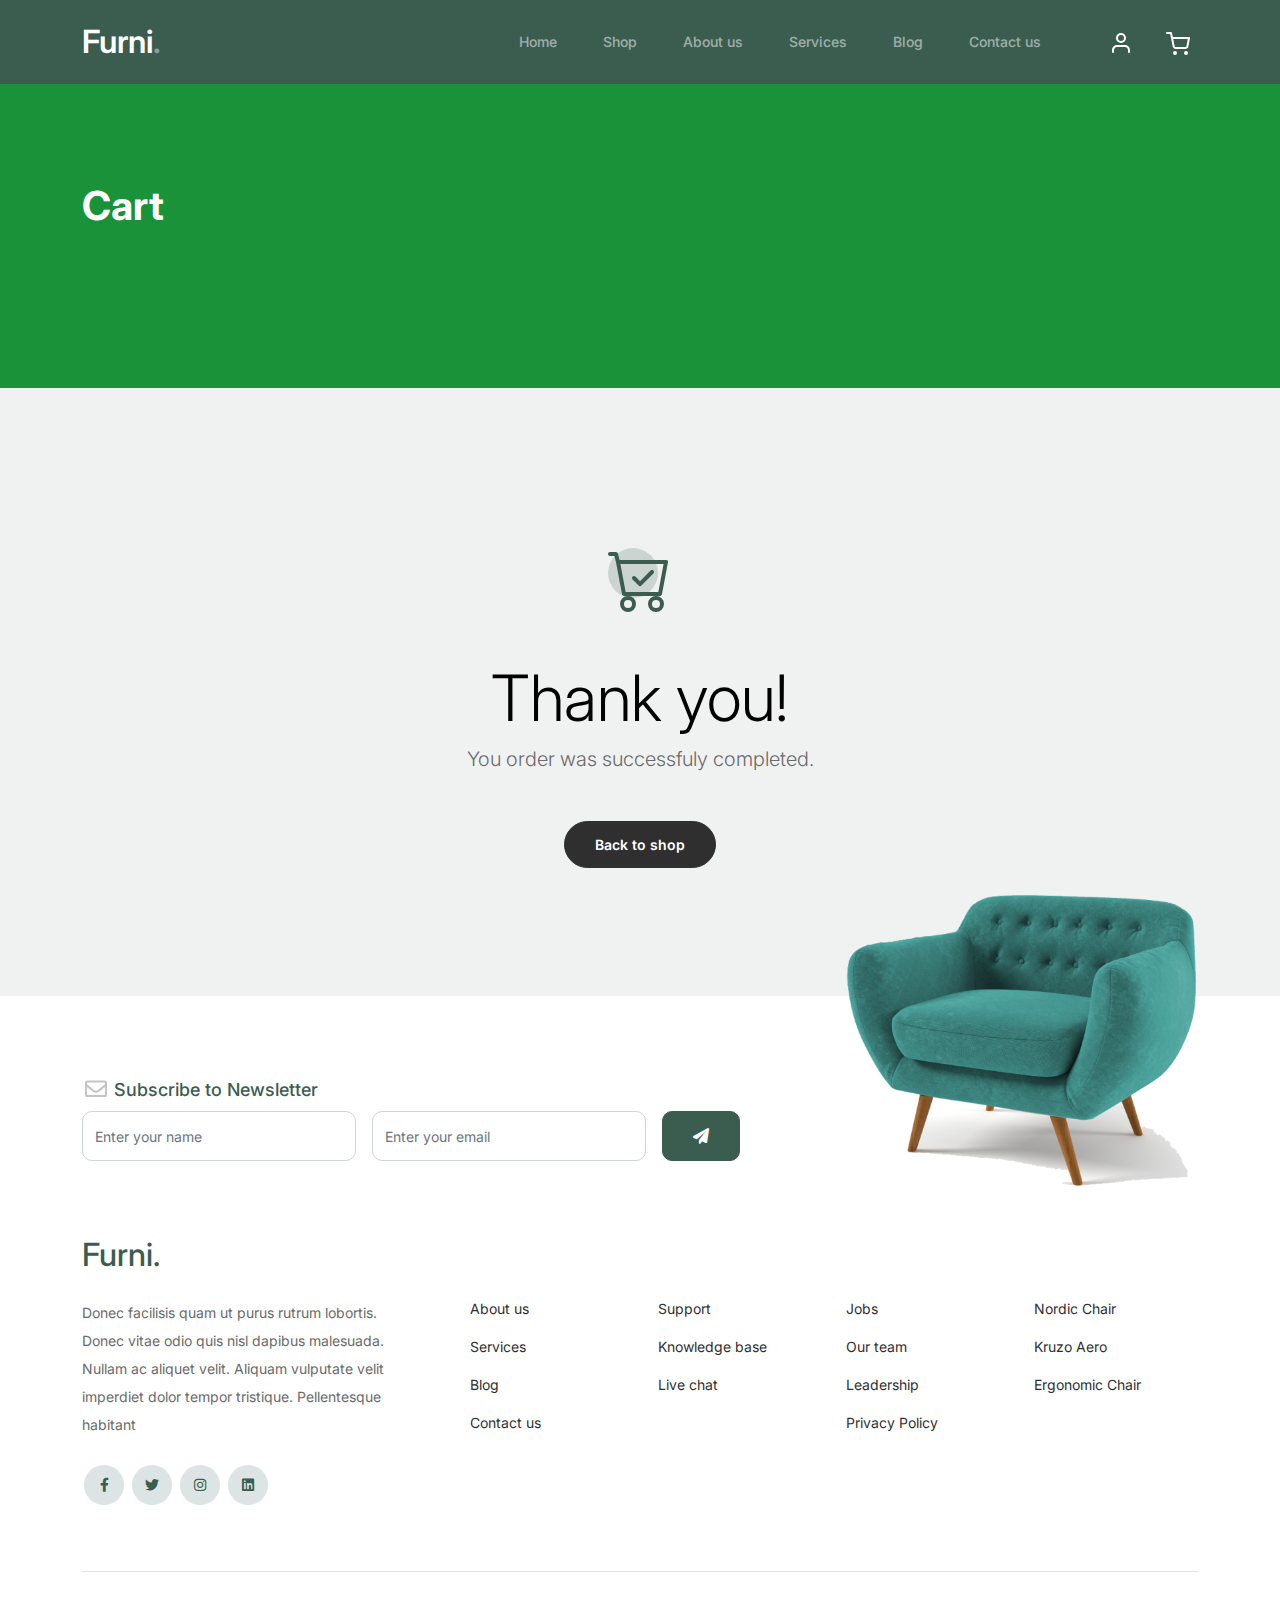
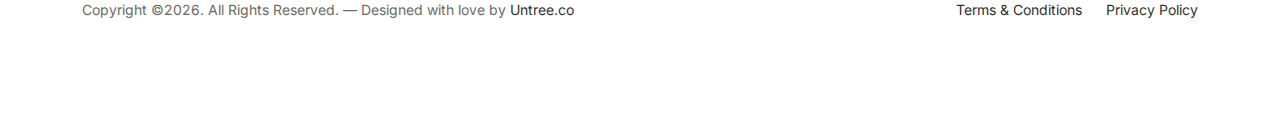
<file: thankyou.html>
<!-- /*
* Bootstrap 5
* Template Name: Furni
* Template Author: Untree.co
* Template URI: https://untree.co/
* License: https://creativecommons.org/licenses/by/3.0/
*/ -->
<!doctype html>
<html lang="en">
<head>
  <meta charset="utf-8">
  <meta name="viewport" content="width=device-width, initial-scale=1, shrink-to-fit=no">
  <meta name="author" content="Untree.co">
  <link rel="shortcut icon" href="favicon.png">

  <meta name="description" content="" />
  <meta name="keywords" content="bootstrap, bootstrap4" />

		<!-- Bootstrap CSS -->
		<link href="css/bootstrap.min.css" rel="stylesheet">
		<link href="https://cdnjs.cloudflare.com/ajax/libs/font-awesome/6.0.0-beta3/css/all.min.css" rel="stylesheet">
		<link href="css/tiny-slider.css" rel="stylesheet">
		<link href="css/style.css" rel="stylesheet">
		<title>Furni Free Bootstrap 5 Template for Furniture and Interior Design Websites by Untree.co </title>
	</head>

	<body>

		<!-- Start Header/Navigation -->
		<nav class="custom-navbar navbar navbar navbar-expand-md navbar-dark bg-dark" arial-label="Furni navigation bar">

			<div class="container">
				<a class="navbar-brand" href="index.html">Furni<span>.</span></a>

				<button class="navbar-toggler" type="button" data-bs-toggle="collapse" data-bs-target="#navbarsFurni" aria-controls="navbarsFurni" aria-expanded="false" aria-label="Toggle navigation">
					<span class="navbar-toggler-icon"></span>
				</button>

				<div class="collapse navbar-collapse" id="navbarsFurni">
					<ul class="custom-navbar-nav navbar-nav ms-auto mb-2 mb-md-0">
						<li class="nav-item ">
							<a class="nav-link" href="index.html">Home</a>
						</li>
						<li><a class="nav-link" href="shop.html">Shop</a></li>
						<li><a class="nav-link" href="about.html">About us</a></li>
						<li><a class="nav-link" href="services.html">Services</a></li>
						<li><a class="nav-link" href="blog.html">Blog</a></li>
						<li><a class="nav-link" href="contact.html">Contact us</a></li>
					</ul>

					<ul class="custom-navbar-cta navbar-nav mb-2 mb-md-0 ms-5">
						<li><a class="nav-link" href="#"><img src="images/user.svg"></a></li>
						<li><a class="nav-link" href="cart.html"><img src="images/cart.svg"></a></li>
					</ul>
				</div>
			</div>
				
		</nav>
		<!-- End Header/Navigation -->

		<!-- Start Hero Section -->
			<div class="hero">
				<div class="container">
					<div class="row justify-content-between">
						<div class="col-lg-5">
							<div class="intro-excerpt">
								<h1>Cart</h1>
							</div>
						</div>
						<div class="col-lg-7">
							
						</div>
					</div>
				</div>
			</div>
		<!-- End Hero Section -->

		

		<div class="untree_co-section">
    <div class="container">
      <div class="row">
        <div class="col-md-12 text-center pt-5">
          <span class="display-3 thankyou-icon text-primary">
            <svg width="1em" height="1em" viewBox="0 0 16 16" class="bi bi-cart-check mb-5" fill="currentColor" xmlns="http://www.w3.org/2000/svg">
              <path fill-rule="evenodd" d="M11.354 5.646a.5.5 0 0 1 0 .708l-3 3a.5.5 0 0 1-.708 0l-1.5-1.5a.5.5 0 1 1 .708-.708L8 8.293l2.646-2.647a.5.5 0 0 1 .708 0z"/>
              <path fill-rule="evenodd" d="M0 1.5A.5.5 0 0 1 .5 1H2a.5.5 0 0 1 .485.379L2.89 3H14.5a.5.5 0 0 1 .491.592l-1.5 8A.5.5 0 0 1 13 12H4a.5.5 0 0 1-.491-.408L2.01 3.607 1.61 2H.5a.5.5 0 0 1-.5-.5zM3.102 4l1.313 7h8.17l1.313-7H3.102zM5 12a2 2 0 1 0 0 4 2 2 0 0 0 0-4zm7 0a2 2 0 1 0 0 4 2 2 0 0 0 0-4zm-7 1a1 1 0 1 0 0 2 1 1 0 0 0 0-2zm7 0a1 1 0 1 0 0 2 1 1 0 0 0 0-2z"/>
            </svg>
          </span>
          <h2 class="display-3 text-black">Thank you!</h2>
          <p class="lead mb-5">You order was successfuly completed.</p>
          <p><a href="shop.html" class="btn btn-sm btn-outline-black">Back to shop</a></p>
        </div>
      </div>
    </div>
  </div>

		<!-- Start Footer Section -->
		<footer class="footer-section">
			<div class="container relative">

				<div class="sofa-img">
					<img src="images/sofa.png" alt="Image" class="img-fluid">
				</div>

				<div class="row">
					<div class="col-lg-8">
						<div class="subscription-form">
							<h3 class="d-flex align-items-center"><span class="me-1"><img src="images/envelope-outline.svg" alt="Image" class="img-fluid"></span><span>Subscribe to Newsletter</span></h3>

							<form action="#" class="row g-3">
								<div class="col-auto">
									<input type="text" class="form-control" placeholder="Enter your name">
								</div>
								<div class="col-auto">
									<input type="email" class="form-control" placeholder="Enter your email">
								</div>
								<div class="col-auto">
									<button class="btn btn-primary">
										<span class="fa fa-paper-plane"></span>
									</button>
								</div>
							</form>

						</div>
					</div>
				</div>

				<div class="row g-5 mb-5">
					<div class="col-lg-4">
						<div class="mb-4 footer-logo-wrap"><a href="#" class="footer-logo">Furni<span>.</span></a></div>
						<p class="mb-4">Donec facilisis quam ut purus rutrum lobortis. Donec vitae odio quis nisl dapibus malesuada. Nullam ac aliquet velit. Aliquam vulputate velit imperdiet dolor tempor tristique. Pellentesque habitant</p>

						<ul class="list-unstyled custom-social">
							<li><a href="#"><span class="fa fa-brands fa-facebook-f"></span></a></li>
							<li><a href="#"><span class="fa fa-brands fa-twitter"></span></a></li>
							<li><a href="#"><span class="fa fa-brands fa-instagram"></span></a></li>
							<li><a href="#"><span class="fa fa-brands fa-linkedin"></span></a></li>
						</ul>
					</div>

					<div class="col-lg-8">
						<div class="row links-wrap">
							<div class="col-6 col-sm-6 col-md-3">
								<ul class="list-unstyled">
									<li><a href="#">About us</a></li>
									<li><a href="#">Services</a></li>
									<li><a href="#">Blog</a></li>
									<li><a href="#">Contact us</a></li>
								</ul>
							</div>

							<div class="col-6 col-sm-6 col-md-3">
								<ul class="list-unstyled">
									<li><a href="#">Support</a></li>
									<li><a href="#">Knowledge base</a></li>
									<li><a href="#">Live chat</a></li>
								</ul>
							</div>

							<div class="col-6 col-sm-6 col-md-3">
								<ul class="list-unstyled">
									<li><a href="#">Jobs</a></li>
									<li><a href="#">Our team</a></li>
									<li><a href="#">Leadership</a></li>
									<li><a href="#">Privacy Policy</a></li>
								</ul>
							</div>

							<div class="col-6 col-sm-6 col-md-3">
								<ul class="list-unstyled">
									<li><a href="#">Nordic Chair</a></li>
									<li><a href="#">Kruzo Aero</a></li>
									<li><a href="#">Ergonomic Chair</a></li>
								</ul>
							</div>
						</div>
					</div>

				</div>

				<div class="border-top copyright">
					<div class="row pt-4">
						<div class="col-lg-6">
							<p class="mb-2 text-center text-lg-start">Copyright &copy;<script>document.write(new Date().getFullYear());</script>. All Rights Reserved. &mdash; Designed with love by <a href="https://untree.co">Untree.co</a> <!-- License information: https://untree.co/license/ -->
            </p>
						</div>

						<div class="col-lg-6 text-center text-lg-end">
							<ul class="list-unstyled d-inline-flex ms-auto">
								<li class="me-4"><a href="#">Terms &amp; Conditions</a></li>
								<li><a href="#">Privacy Policy</a></li>
							</ul>
						</div>

					</div>
				</div>

			</div>
		</footer>
		<!-- End Footer Section -->	


		<script src="js/bootstrap.bundle.min.js"></script>
		<script src="js/tiny-slider.js"></script>
		<script src="js/custom.js"></script>
	</body>

</html>
</file>
<file: css/tiny-slider.css>
.tns-outer{padding:0 !important}.tns-outer [hidden]{display:none !important}.tns-outer [aria-controls],.tns-outer [data-action]{cursor:pointer}.tns-slider{-webkit-transition:all 0s;-moz-transition:all 0s;transition:all 0s}.tns-slider>.tns-item{-webkit-box-sizing:border-box;-moz-box-sizing:border-box;box-sizing:border-box}.tns-horizontal.tns-subpixel{white-space:nowrap}.tns-horizontal.tns-subpixel>.tns-item{display:inline-block;vertical-align:top;white-space:normal}.tns-horizontal.tns-no-subpixel:after{content:'';display:table;clear:both}.tns-horizontal.tns-no-subpixel>.tns-item{float:left}.tns-horizontal.tns-carousel.tns-no-subpixel>.tns-item{margin-right:-100%}.tns-no-calc{position:relative;left:0}.tns-gallery{position:relative;left:0;min-height:1px}.tns-gallery>.tns-item{position:absolute;left:-100%;-webkit-transition:transform 0s, opacity 0s;-moz-transition:transform 0s, opacity 0s;transition:transform 0s, opacity 0s}.tns-gallery>.tns-slide-active{position:relative;left:auto !important}.tns-gallery>.tns-moving{-webkit-transition:all 0.25s;-moz-transition:all 0.25s;transition:all 0.25s}.tns-autowidth{display:inline-block}.tns-lazy-img{-webkit-transition:opacity 0.6s;-moz-transition:opacity 0.6s;transition:opacity 0.6s;opacity:0.6}.tns-lazy-img.tns-complete{opacity:1}.tns-ah{-webkit-transition:height 0s;-moz-transition:height 0s;transition:height 0s}.tns-ovh{overflow:hidden}.tns-visually-hidden{position:absolute;left:-10000em}.tns-transparent{opacity:0;visibility:hidden}.tns-fadeIn{opacity:1;filter:alpha(opacity=100);z-index:0}.tns-normal,.tns-fadeOut{opacity:0;filter:alpha(opacity=0);z-index:-1}.tns-vpfix{white-space:nowrap}.tns-vpfix>div,.tns-vpfix>li{display:inline-block}.tns-t-subp2{margin:0 auto;width:310px;position:relative;height:10px;overflow:hidden}.tns-t-ct{width:2333.3333333%;width:-webkit-calc(100% * 70 / 3);width:-moz-calc(100% * 70 / 3);width:calc(100% * 70 / 3);position:absolute;right:0}.tns-t-ct:after{content:'';display:table;clear:both}.tns-t-ct>div{width:1.4285714%;width:-webkit-calc(100% / 70);width:-moz-calc(100% / 70);width:calc(100% / 70);height:10px;float:left}

/*# sourceMappingURL=sourcemaps/tiny-slider.css.map */
</file>
<file: css/style.css>
/*
* Template Name: UntreeStore
* Template Author: Untree.co
* Author URI: https://untree.co/
* License: https://creativecommons.org/licenses/by/3.0/
*/
@import url("https://fonts.googleapis.com/css2?family=Inter:wght@400;500;600;700;800&display=swap");
body {
  overflow-x: hidden;
  position: relative; }

body {
  font-family: "Inter", sans-serif;
  font-weight: 400;
  line-height: 28px;
  color: #6a6a6a;
  font-size: 14px;
  background-color: #eff2f1; }

a {
  text-decoration: none;
  -webkit-transition: .3s all ease;
  -o-transition: .3s all ease;
  transition: .3s all ease;
  color: #2f2f2f;
  text-decoration: underline; }
  a:hover {
    color: #2f2f2f;
    text-decoration: none; }
  a.more {
    font-weight: 600; }

.custom-navbar {
  background: #3b5d50 !important;
  padding-top: 20px;
  padding-bottom: 20px; }
  .custom-navbar .navbar-brand {
    font-size: 32px;
    font-weight: 600; }
    .custom-navbar .navbar-brand > span {
      opacity: .4; }
  .custom-navbar .navbar-toggler {
    border-color: transparent; }
    .custom-navbar .navbar-toggler:active, .custom-navbar .navbar-toggler:focus {
      -webkit-box-shadow: none;
      box-shadow: none;
      outline: none; }
  @media (min-width: 992px) {
    .custom-navbar .custom-navbar-nav li {
      margin-left: 15px;
      margin-right: 15px; } }
  .custom-navbar .custom-navbar-nav li a {
    font-weight: 500;
    color: #ffffff !important;
    opacity: .5;
    -webkit-transition: .3s all ease;
    -o-transition: .3s all ease;
    transition: .3s all ease;
    position: relative; }
    @media (min-width: 768px) {
      .custom-navbar .custom-navbar-nav li a:before {
        content: "";
        position: absolute;
        bottom: 0;
        left: 8px;
        right: 8px;
        background: #f9bf29;
        height: 5px;
        opacity: 1;
        visibility: visible;
        width: 0;
        -webkit-transition: .15s all ease-out;
        -o-transition: .15s all ease-out;
        transition: .15s all ease-out; } }
    .custom-navbar .custom-navbar-nav li a:hover {
      opacity: 1; }
      .custom-navbar .custom-navbar-nav li a:hover:before {
        width: calc(100% - 16px); }
  .custom-navbar .custom-navbar-nav li.active a {
    opacity: 1; }
    .custom-navbar .custom-navbar-nav li.active a:before {
      width: calc(100% - 16px); }
  .custom-navbar .custom-navbar-cta {
    margin-left: 0 !important;
    -webkit-box-orient: horizontal;
    -webkit-box-direction: normal;
    -ms-flex-direction: row;
    flex-direction: row; }
    @media (min-width: 768px) {
      .custom-navbar .custom-navbar-cta {
        margin-left: 40px !important; } }
    .custom-navbar .custom-navbar-cta li {
      margin-left: 0px;
      margin-right: 0px; }
      .custom-navbar .custom-navbar-cta li:first-child {
        margin-right: 20px; }

.hero {
  background: #199239;
  padding: calc(4rem - 30px) 0 0rem 0; }
  @media (min-width: 768px) {
    .hero {
      padding: calc(4rem - 30px) 0 4rem 0; } }
  @media (min-width: 992px) {
    .hero {
      padding: calc(8rem - 30px) 0 8rem 0; } }
  .hero .intro-excerpt {
    position: relative;
    z-index: 4; }
    @media (min-width: 992px) {
      .hero .intro-excerpt {
        max-width: 450px; } }
  .hero h1 {
    font-weight: 700;
    color: #ffffff;
    margin-bottom: 30px; }
    @media (min-width: 1400px) {
      .hero h1 {
        font-size: 54px; } }
  .hero p {
    color: rgba(255, 255, 255, 0.5);
    margin-botom: 30px; }
  .hero .hero-img-wrap {
    position: relative; }
    .hero .hero-img-wrap img {
      position: relative;
      top: 0px;
      right: 0px;
      z-index: 2;
      max-width: 780px;
      left: -20px; }
      @media (min-width: 768px) {
        .hero .hero-img-wrap img {
          right: 0px;
          left: -100px; } }
      @media (min-width: 992px) {
        .hero .hero-img-wrap img {
          left: 0px;
          top: -80px;
          position: absolute;
          right: -50px; } }
      @media (min-width: 1200px) {
        .hero .hero-img-wrap img {
          left: 0px;
          top: -80px;
          right: -100px; } }
    .hero .hero-img-wrap:after {
      content: "";
      position: absolute;
      width: 255px;
      height: 217px;
      background-image: url("../images/dots-light.svg");
      background-size: contain;
      background-repeat: no-repeat;
      right: -100px;
      top: -0px; }
      @media (min-width: 1200px) {
        .hero .hero-img-wrap:after {
          top: -40px; } }

.btn {
  font-weight: 600;
  padding: 12px 30px;
  border-radius: 30px;
  color: #ffffff;
  background: #2f2f2f;
  border-color: #2f2f2f; }
  .btn:hover {
    color: #ffffff;
    background: #222222;
    border-color: #222222; }
  .btn:active, .btn:focus {
    outline: none !important;
    -webkit-box-shadow: none;
    box-shadow: none; }
  .btn.btn-primary {
    background: #3b5d50;
    border-color: #3b5d50; }
    .btn.btn-primary:hover {
      background: #314d43;
      border-color: #314d43; }
  .btn.btn-secondary {
    color: #2f2f2f;
    background: #f9bf29;
    border-color: #f9bf29; }
    .btn.btn-secondary:hover {
      background: #f8b810;
      border-color: #f8b810; }
  .btn.btn-white-outline {
    background: transparent;
    border-width: 2px;
    border-color: rgba(255, 255, 255, 0.3); }
    .btn.btn-white-outline:hover {
      border-color: white;
      color: #ffffff; }

.section-title {
  color: #2f2f2f; }

.product-section {
  padding: 7rem 0; }
  .product-section .product-item {
    text-align: center;
    text-decoration: none;
    display: block;
    position: relative;
    padding-bottom: 50px;
    cursor: pointer; }
    .product-section .product-item .product-thumbnail {
      margin-bottom: 30px;
      min-width: 200px;
      height: 250px;
      position: relative;
      top: 0;
      -webkit-transition: .3s all ease;
      -o-transition: .3s all ease;
      transition: .3s all ease; }
    .product-section .product-item h3 {
      font-weight: 600;
      font-size: 16px; }
    .product-section .product-item strong {
      font-weight: 800 !important;
      font-size: 18px !important; }
    .product-section .product-item h3, .product-section .product-item strong {
      color: #2f2f2f;
      text-decoration: none; }
    .product-section .product-item .icon-cross {
      position: absolute;
      width: 35px;
      height: 35px;
      display: inline-block;
      background: #2f2f2f;
      bottom: 15px;
      left: 50%;
      -webkit-transform: translateX(-50%);
      -ms-transform: translateX(-50%);
      transform: translateX(-50%);
      margin-bottom: -17.5px;
      border-radius: 50%;
      opacity: 0;
      visibility: hidden;
      -webkit-transition: .3s all ease;
      -o-transition: .3s all ease;
      transition: .3s all ease; }
      .product-section .product-item .icon-cross img {
        position: absolute;
        left: 50%;
        top: 50%;
        -webkit-transform: translate(-50%, -50%);
        -ms-transform: translate(-50%, -50%);
        transform: translate(-50%, -50%); }
    .product-section .product-item:before {
      bottom: 0;
      left: 0;
      right: 0;
      position: absolute;
      content: "";
      background: #dce5e4;
      height: 0%;
      z-index: -1;
      border-radius: 10px;
      -webkit-transition: .3s all ease;
      -o-transition: .3s all ease;
      transition: .3s all ease; }
    .product-section .product-item:hover .product-thumbnail {
      top: -25px; }
    .product-section .product-item:hover .icon-cross {
      bottom: 0;
      opacity: 1;
      visibility: visible; }
    .product-section .product-item:hover:before {
      height: 70%; }

.why-choose-section {
  padding: 7rem 0; }
  .why-choose-section .img-wrap {
    position: relative; }
    .why-choose-section .img-wrap:before {
      position: absolute;
      content: "";
      width: 255px;
      height: 217px;
      background-image: url("../images/dots-yellow.svg");
      background-repeat: no-repeat;
      background-size: contain;
      -webkit-transform: translate(-40%, -40%);
      -ms-transform: translate(-40%, -40%);
      transform: translate(-40%, -40%);
      z-index: -1; }
    .why-choose-section .img-wrap img {
      border-radius: 20px; }

.feature {
  margin-bottom: 30px; }
  .feature .icon {
    display: inline-block;
    position: relative;
    margin-bottom: 20px; }
    .feature .icon:before {
      content: "";
      width: 33px;
      height: 33px;
      position: absolute;
      background: rgba(59, 93, 80, 0.2);
      border-radius: 50%;
      right: -8px;
      bottom: 0; }
  .feature h3 {
    font-size: 14px;
    color: #2f2f2f; }
  .feature p {
    font-size: 14px;
    line-height: 22px;
    color: #6a6a6a; }

.we-help-section {
  padding: 7rem 0; }
  .we-help-section .imgs-grid {
    display: -ms-grid;
    display: grid;
    -ms-grid-columns: (1fr)[27];
    grid-template-columns: repeat(27, 1fr);
    position: relative; }
    .we-help-section .imgs-grid:before {
      position: absolute;
      content: "";
      width: 255px;
      height: 217px;
      background-image: url("../images/dots-green.svg");
      background-size: contain;
      background-repeat: no-repeat;
      -webkit-transform: translate(-40%, -40%);
      -ms-transform: translate(-40%, -40%);
      transform: translate(-40%, -40%);
      z-index: -1; }
    .we-help-section .imgs-grid .grid {
      position: relative; }
      .we-help-section .imgs-grid .grid img {
        border-radius: 20px;
        max-width: 100%; }
      .we-help-section .imgs-grid .grid.grid-1 {
        -ms-grid-column: 1;
        -ms-grid-column-span: 18;
        grid-column: 1 / span 18;
        -ms-grid-row: 1;
        -ms-grid-row-span: 27;
        grid-row: 1 / span 27; }
      .we-help-section .imgs-grid .grid.grid-2 {
        -ms-grid-column: 19;
        -ms-grid-column-span: 27;
        grid-column: 19 / span 27;
        -ms-grid-row: 1;
        -ms-grid-row-span: 5;
        grid-row: 1 / span 5;
        padding-left: 20px; }
      .we-help-section .imgs-grid .grid.grid-3 {
        -ms-grid-column: 14;
        -ms-grid-column-span: 16;
        grid-column: 14 / span 16;
        -ms-grid-row: 6;
        -ms-grid-row-span: 27;
        grid-row: 6 / span 27;
        padding-top: 20px; }

.custom-list {
  width: 100%; }
  .custom-list li {
    display: inline-block;
    width: calc(50% - 20px);
    margin-bottom: 12px;
    line-height: 1.5;
    position: relative;
    padding-left: 20px; }
    .custom-list li:before {
      content: "";
      width: 8px;
      height: 8px;
      border-radius: 50%;
      border: 2px solid #3b5d50;
      position: absolute;
      left: 0;
      top: 8px; }

.popular-product {
  padding: 0 0 7rem 0; }
  .popular-product .product-item-sm h3 {
    font-size: 14px;
    font-weight: 700;
    color: #2f2f2f; }
  .popular-product .product-item-sm a {
    text-decoration: none;
    color: #2f2f2f;
    -webkit-transition: .3s all ease;
    -o-transition: .3s all ease;
    transition: .3s all ease; }
    .popular-product .product-item-sm a:hover {
      color: rgba(47, 47, 47, 0.5); }
  .popular-product .product-item-sm p {
    line-height: 1.4;
    margin-bottom: 10px;
    font-size: 14px; }
  .popular-product .product-item-sm .thumbnail {
    margin-right: 10px;
    -webkit-box-flex: 0;
    -ms-flex: 0 0 120px;
    flex: 0 0 120px;
    position: relative; }
    .popular-product .product-item-sm .thumbnail:before {
      content: "";
      position: absolute;
      border-radius: 20px;
      background: #dce5e4;
      width: 98px;
      height: 98px;
      top: 50%;
      left: 50%;
      -webkit-transform: translate(-50%, -50%);
      -ms-transform: translate(-50%, -50%);
      transform: translate(-50%, -50%);
      z-index: -1; }

.testimonial-section {
  padding: 3rem 0 7rem 0; }

.testimonial-slider-wrap {
  position: relative; }
  .testimonial-slider-wrap .tns-inner {
    padding-top: 30px; }
  .testimonial-slider-wrap .item .testimonial-block blockquote {
    font-size: 16px; }
    @media (min-width: 768px) {
      .testimonial-slider-wrap .item .testimonial-block blockquote {
        line-height: 32px;
        font-size: 18px; } }
  .testimonial-slider-wrap .item .testimonial-block .author-info .author-pic {
    margin-bottom: 20px; }
    .testimonial-slider-wrap .item .testimonial-block .author-info .author-pic img {
      max-width: 80px;
      border-radius: 50%; }
  .testimonial-slider-wrap .item .testimonial-block .author-info h3 {
    font-size: 14px;
    font-weight: 700;
    color: #2f2f2f;
    margin-bottom: 0; }
  .testimonial-slider-wrap #testimonial-nav {
    position: absolute;
    top: 50%;
    z-index: 99;
    width: 100%;
    display: none; }
    @media (min-width: 768px) {
      .testimonial-slider-wrap #testimonial-nav {
        display: block; } }
    .testimonial-slider-wrap #testimonial-nav > span {
      cursor: pointer;
      position: absolute;
      width: 58px;
      height: 58px;
      line-height: 58px;
      border-radius: 50%;
      background: rgba(59, 93, 80, 0.1);
      color: #2f2f2f;
      -webkit-transition: .3s all ease;
      -o-transition: .3s all ease;
      transition: .3s all ease; }
      .testimonial-slider-wrap #testimonial-nav > span:hover {
        background: #3b5d50;
        color: #ffffff; }
    .testimonial-slider-wrap #testimonial-nav .prev {
      left: -10px; }
    .testimonial-slider-wrap #testimonial-nav .next {
      right: 0; }
  .testimonial-slider-wrap .tns-nav {
    position: absolute;
    bottom: -50px;
    left: 50%;
    -webkit-transform: translateX(-50%);
    -ms-transform: translateX(-50%);
    transform: translateX(-50%); }
    .testimonial-slider-wrap .tns-nav button {
      background: none;
      border: none;
      display: inline-block;
      position: relative;
      width: 0 !important;
      height: 7px !important;
      margin: 2px; }
      .testimonial-slider-wrap .tns-nav button:active, .testimonial-slider-wrap .tns-nav button:focus, .testimonial-slider-wrap .tns-nav button:hover {
        outline: none;
        -webkit-box-shadow: none;
        box-shadow: none;
        background: none; }
      .testimonial-slider-wrap .tns-nav button:before {
        display: block;
        width: 7px;
        height: 7px;
        left: 0;
        top: 0;
        position: absolute;
        content: "";
        border-radius: 50%;
        -webkit-transition: .3s all ease;
        -o-transition: .3s all ease;
        transition: .3s all ease;
        background-color: #d6d6d6; }
      .testimonial-slider-wrap .tns-nav button:hover:before, .testimonial-slider-wrap .tns-nav button.tns-nav-active:before {
        background-color: #3b5d50; }

.before-footer-section {
  padding: 7rem 0 12rem 0 !important; }

.blog-section {
  padding: 7rem 0 12rem 0; }
  .blog-section .post-entry a {
    text-decoration: none; }
  .blog-section .post-entry .post-thumbnail {
    display: block;
    margin-bottom: 20px; }
    .blog-section .post-entry .post-thumbnail img {
      border-radius: 20px;
      -webkit-transition: .3s all ease;
      -o-transition: .3s all ease;
      transition: .3s all ease; }
  .blog-section .post-entry .post-content-entry {
    padding-left: 15px;
    padding-right: 15px; }
    .blog-section .post-entry .post-content-entry h3 {
      font-size: 16px;
      margin-bottom: 0;
      font-weight: 600;
      margin-bottom: 7px; }
    .blog-section .post-entry .post-content-entry .meta {
      font-size: 14px; }
      .blog-section .post-entry .post-content-entry .meta a {
        font-weight: 600; }
  .blog-section .post-entry:hover .post-thumbnail img, .blog-section .post-entry:focus .post-thumbnail img {
    opacity: .7; }

.footer-section {
  padding: 80px 0;
  background: #ffffff; }
  .footer-section .relative {
    position: relative; }
  .footer-section a {
    text-decoration: none;
    color: #2f2f2f;
    -webkit-transition: .3s all ease;
    -o-transition: .3s all ease;
    transition: .3s all ease; }
    .footer-section a:hover {
      color: rgba(47, 47, 47, 0.5); }
  .footer-section .subscription-form {
    margin-bottom: 40px;
    position: relative;
    z-index: 2;
    margin-top: 100px; }
    @media (min-width: 992px) {
      .footer-section .subscription-form {
        margin-top: 0px;
        margin-bottom: 80px; } }
    .footer-section .subscription-form h3 {
      font-size: 18px;
      font-weight: 500;
      color: #3b5d50; }
    .footer-section .subscription-form .form-control {
      height: 50px;
      border-radius: 10px;
      font-family: "Inter", sans-serif; }
      .footer-section .subscription-form .form-control:active, .footer-section .subscription-form .form-control:focus {
        outline: none;
        -webkit-box-shadow: none;
        box-shadow: none;
        border-color: #3b5d50;
        -webkit-box-shadow: 0 1px 4px 0 rgba(0, 0, 0, 0.2);
        box-shadow: 0 1px 4px 0 rgba(0, 0, 0, 0.2); }
      .footer-section .subscription-form .form-control::-webkit-input-placeholder {
        font-size: 14px; }
      .footer-section .subscription-form .form-control::-moz-placeholder {
        font-size: 14px; }
      .footer-section .subscription-form .form-control:-ms-input-placeholder {
        font-size: 14px; }
      .footer-section .subscription-form .form-control:-moz-placeholder {
        font-size: 14px; }
    .footer-section .subscription-form .btn {
      border-radius: 10px !important; }
  .footer-section .sofa-img {
    position: absolute;
    top: -200px;
    z-index: 1;
    right: 0; }
    .footer-section .sofa-img img {
      max-width: 380px; }
  .footer-section .links-wrap {
    margin-top: 0px; }
    @media (min-width: 992px) {
      .footer-section .links-wrap {
        margin-top: 54px; } }
    .footer-section .links-wrap ul li {
      margin-bottom: 10px; }
  .footer-section .footer-logo-wrap .footer-logo {
    font-size: 32px;
    font-weight: 500;
    text-decoration: none;
    color: #3b5d50; }
  .footer-section .custom-social li {
    margin: 2px;
    display: inline-block; }
    .footer-section .custom-social li a {
      width: 40px;
      height: 40px;
      text-align: center;
      line-height: 40px;
      display: inline-block;
      background: #dce5e4;
      color: #3b5d50;
      border-radius: 50%; }
      .footer-section .custom-social li a:hover {
        background: #3b5d50;
        color: #ffffff; }
  .footer-section .border-top {
    border-color: #dce5e4; }
    .footer-section .border-top.copyright {
      font-size: 14px !important; }

.untree_co-section {
  padding: 7rem 0; }

.form-control {
  height: 50px;
  border-radius: 10px;
  font-family: "Inter", sans-serif; }
  .form-control:active, .form-control:focus {
    outline: none;
    -webkit-box-shadow: none;
    box-shadow: none;
    border-color: #3b5d50;
    -webkit-box-shadow: 0 1px 4px 0 rgba(0, 0, 0, 0.2);
    box-shadow: 0 1px 4px 0 rgba(0, 0, 0, 0.2); }
  .form-control::-webkit-input-placeholder {
    font-size: 14px; }
  .form-control::-moz-placeholder {
    font-size: 14px; }
  .form-control:-ms-input-placeholder {
    font-size: 14px; }
  .form-control:-moz-placeholder {
    font-size: 14px; }

.service {
  line-height: 1.5; }
  .service .service-icon {
    border-radius: 10px;
    -webkit-box-flex: 0;
    -ms-flex: 0 0 50px;
    flex: 0 0 50px;
    height: 50px;
    line-height: 50px;
    text-align: center;
    background: #3b5d50;
    margin-right: 20px;
    color: #ffffff; }

textarea {
  height: auto !important; }

.site-blocks-table {
  overflow: auto; }
  .site-blocks-table .product-thumbnail {
    width: 200px; }
  .site-blocks-table .btn {
    padding: 2px 10px; }
  .site-blocks-table thead th {
    padding: 30px;
    text-align: center;
    border-width: 0px !important;
    vertical-align: middle;
    color: rgba(0, 0, 0, 0.8);
    font-size: 18px; }
  .site-blocks-table td {
    padding: 20px;
    text-align: center;
    vertical-align: middle;
    color: rgba(0, 0, 0, 0.8); }
  .site-blocks-table tbody tr:first-child td {
    border-top: 1px solid #3b5d50 !important; }
  .site-blocks-table .btn {
    background: none !important;
    color: #000000;
    border: none;
    height: auto !important; }

.site-block-order-table th {
  border-top: none !important;
  border-bottom-width: 1px !important; }

.site-block-order-table td, .site-block-order-table th {
  color: #000000; }

.couponcode-wrap input {
  border-radius: 10px !important; }

.text-primary {
  color: #3b5d50 !important; }

.thankyou-icon {
  position: relative;
  color: #3b5d50; }
  .thankyou-icon:before {
    position: absolute;
    content: "";
    width: 50px;
    height: 50px;
    border-radius: 50%;
    background: rgba(59, 93, 80, 0.2); }
</file>
